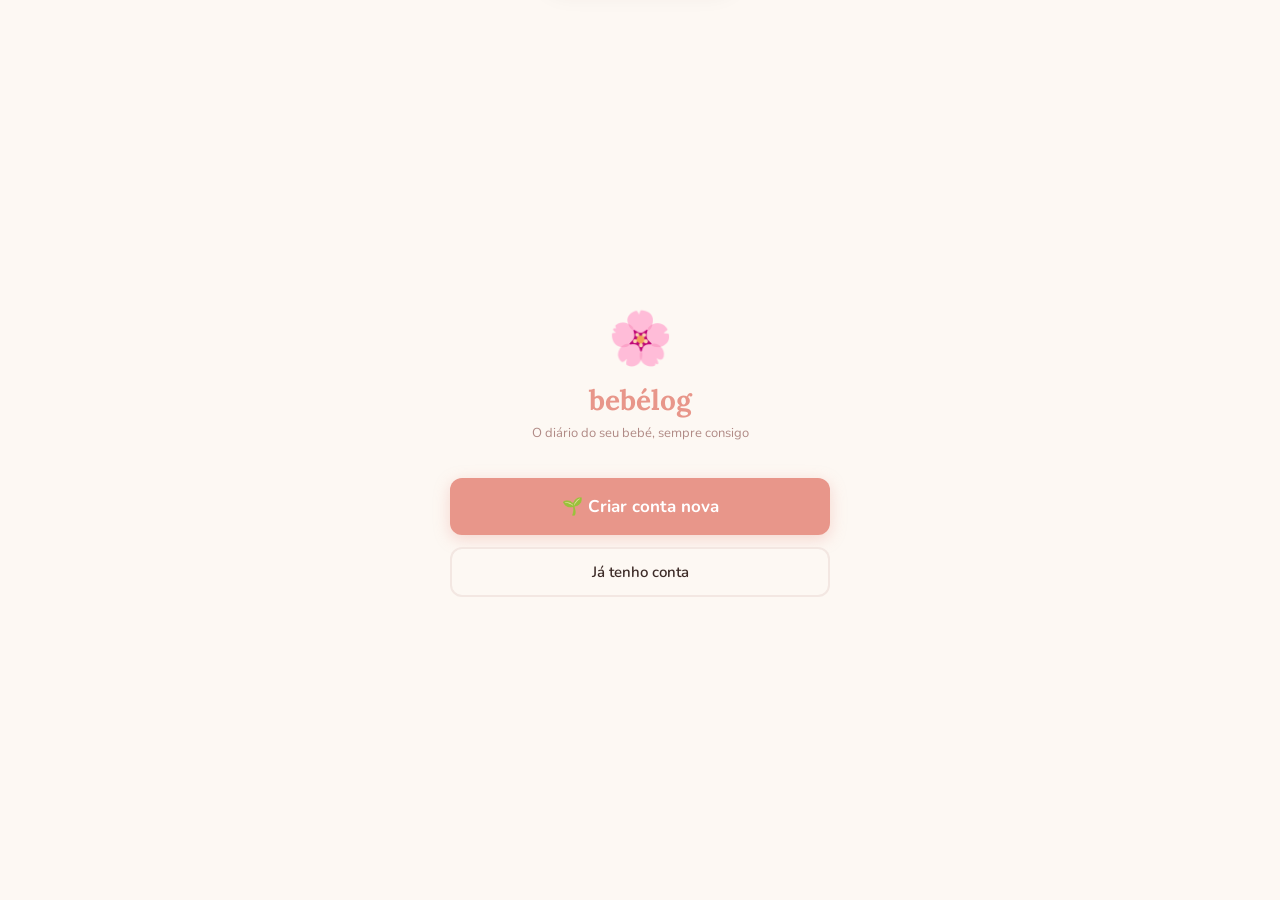
<file: index.html>
<!DOCTYPE html>
<html lang="pt-PT">
<head>
<meta charset="UTF-8">
<meta name="viewport" content="width=device-width, initial-scale=1.0, maximum-scale=1.0, user-scalable=no">
<meta name="apple-mobile-web-app-capable" content="yes">
<meta name="theme-color" content="#E8968A">
<title>Bebé — O meu registo</title>
<link rel="icon" href="data:image/svg+xml,<svg xmlns='http://www.w3.org/2000/svg' viewBox='0 0 100 100'><text y='.9em' font-size='90'>🌸</text></svg>">
<link rel="preconnect" href="https://fonts.googleapis.com">
<link href="https://fonts.googleapis.com/css2?family=Lora:ital,wght@0,400;0,500;0,600;1,400&family=Nunito:wght@300;400;500;600;700&display=swap" rel="stylesheet">
<style>
/* ===== CSS VARIABLES & RESET ===== */
:root {
  --primary: #E8968A;
  --primary-light: #F5C4BB;
  --primary-dark: #C47B72;
  --primary-soft: #FDE8E5;
  --cream: #FDF8F3;
  --cream-dark: #F5EDE3;
  --text: #3D2B27;
  --text-soft: #7A5C57;
  --text-muted: #B08A85;
  --white: #FFFFFF;
  --card: #FFFFFF;
  --border: rgba(200,160,155,0.2);
  --shadow: 0 4px 24px rgba(61,43,39,0.08);
  --shadow-sm: 0 2px 12px rgba(61,43,39,0.06);
  --radius: 20px;
  --radius-sm: 12px;
  --nav-h: 72px;
  --header-h: 70px;
  --sleep-color: #7B9FBF;
  --feed-color: #8DC17A;
  --diaper-color: #C4A87D;
  --med-color: #A07BBF;
  --growth-color: #BF8DA0;
}
*, *::before, *::after { box-sizing: border-box; margin: 0; padding: 0; }
html, body { height: 100%; width: 100%; overflow: hidden; background: var(--cream); color: var(--text); font-family: 'Nunito', sans-serif; -webkit-font-smoothing: antialiased; }
button { border: none; background: none; cursor: pointer; font-family: inherit; color: inherit; }
input, textarea, select { font-family: inherit; color: var(--text); }
img { max-width: 100%; }
a { text-decoration: none; color: inherit; }

/* ===== APP SHELL ===== */
#app { height: 100dvh; display: flex; flex-direction: column; max-width: 430px; margin: 0 auto; position: relative; overflow: hidden; background: var(--cream); }

/* ===== SCREENS ===== */
.screens { flex: 1; position: relative; overflow: hidden; }
.screen { position: absolute; inset: 0; overflow-y: auto; overflow-x: hidden; padding-bottom: calc(var(--nav-h) + 16px); opacity: 0; pointer-events: none; transform: translateX(30px); transition: opacity .3s ease, transform .3s ease; }
.screen.active { opacity: 1; pointer-events: all; transform: translateX(0); }
.screen.slide-out { opacity: 0; transform: translateX(-30px); }

/* ===== HEADER ===== */
.app-header { position: sticky; top: 0; z-index: 100; background: var(--cream); padding: 14px 20px 10px; display: flex; align-items: center; gap: 12px; }
.header-avatar { width: 40px; height: 40px; border-radius: 50%; object-fit: cover; border: 2.5px solid var(--primary); flex-shrink: 0; background: var(--primary-soft); display: flex; align-items: center; justify-content: center; font-size: 18px; overflow: hidden; }
.header-avatar img { width: 100%; height: 100%; object-fit: cover; }
.header-info { flex: 1; min-width: 0; }
.header-greeting { font-size: 11px; color: var(--text-muted); font-weight: 500; letter-spacing: 0.3px; }
.header-name { font-family: 'Lora', serif; font-size: 18px; font-weight: 600; color: var(--text); line-height: 1.2; white-space: nowrap; overflow: hidden; text-overflow: ellipsis; }
.header-age { font-size: 11px; color: var(--text-soft); font-weight: 500; }
.header-action { width: 36px; height: 36px; border-radius: 50%; background: var(--card); box-shadow: var(--shadow-sm); display: flex; align-items: center; justify-content: center; flex-shrink: 0; }

/* ===== BOTTOM NAV ===== */
.bottom-nav { height: var(--nav-h); background: var(--white); border-top: 1px solid var(--border); display: flex; align-items: center; justify-content: space-around; padding: 0 8px; padding-bottom: env(safe-area-inset-bottom, 0); position: relative; z-index: 200; box-shadow: 0 -4px 24px rgba(61,43,39,0.06); }
.nav-btn { flex: 1; display: flex; flex-direction: column; align-items: center; gap: 3px; padding: 8px 4px; border-radius: var(--radius-sm); transition: all .2s ease; position: relative; }
.nav-btn .nav-icon { font-size: 22px; line-height: 1; transition: transform .2s ease; }
.nav-btn .nav-label { font-size: 10px; font-weight: 600; color: var(--text-muted); letter-spacing: 0.2px; transition: color .2s ease; }
.nav-btn.active .nav-label { color: var(--primary); }
.nav-btn.active .nav-icon { transform: translateY(-2px); }
.nav-btn.active::after { content: ''; position: absolute; bottom: -1px; left: 50%; transform: translateX(-50%); width: 20px; height: 3px; background: var(--primary); border-radius: 2px 2px 0 0; }

/* ===== MAIS MENU ===== */
.mais-overlay { position: fixed; inset: 0; background: rgba(61,43,39,0.3); z-index: 150; opacity: 0; pointer-events: none; transition: opacity .3s ease; backdrop-filter: blur(4px); }
.mais-overlay.open { opacity: 1; pointer-events: all; }
.mais-menu { position: fixed; bottom: var(--nav-h); left: 50%; transform: translateX(-50%) translateY(20px); width: min(390px, 96vw); background: var(--white); border-radius: var(--radius) var(--radius) 0 0; padding: 20px; z-index: 160; opacity: 0; pointer-events: none; transition: all .3s cubic-bezier(.34,1.56,.64,1); box-shadow: 0 -8px 40px rgba(61,43,39,0.15); }
.mais-menu.open { opacity: 1; pointer-events: all; transform: translateX(-50%) translateY(0); }
.mais-handle { width: 36px; height: 4px; background: var(--border); border-radius: 2px; margin: 0 auto 20px; }
.mais-grid { display: grid; grid-template-columns: 1fr 1fr; gap: 12px; }
.mais-item.featured { grid-column: 1 / -1; flex-direction: row; justify-content: center; gap: 12px; background: linear-gradient(135deg, var(--primary-soft) 0%, var(--cream-dark) 100%); border: 2px solid var(--primary-light); padding: 14px 20px; }
.mais-item.featured .mais-item-label { font-size: 15px; color: var(--primary); }
.mais-item { background: var(--cream); border-radius: var(--radius-sm); padding: 16px; display: flex; flex-direction: column; align-items: center; gap: 8px; cursor: pointer; transition: all .2s ease; border: 2px solid transparent; }
.mais-item:active { transform: scale(.97); }
.mais-item.active-section { border-color: var(--primary); background: var(--primary-soft); }
.mais-item-icon { font-size: 28px; }
.mais-item-label { font-size: 13px; font-weight: 600; color: var(--text-soft); }

/* ===== CARDS ===== */
.card { background: var(--card); border-radius: var(--radius); padding: 18px; box-shadow: var(--shadow-sm); }
.card-sm { padding: 14px; border-radius: var(--radius-sm); }
.screen-content { padding: 0 16px; }

/* ===== DASHBOARD ===== */
.hero-card { background: linear-gradient(135deg, var(--primary) 0%, var(--primary-dark) 100%); border-radius: var(--radius); padding: 24px 20px; color: white; margin-bottom: 20px; position: relative; overflow: hidden; }
.hero-card::before { content: ''; position: absolute; top: -30px; right: -30px; width: 120px; height: 120px; background: rgba(255,255,255,0.1); border-radius: 50%; }
.hero-card::after { content: ''; position: absolute; bottom: -20px; right: 40px; width: 80px; height: 80px; background: rgba(255,255,255,0.08); border-radius: 50%; }
.hero-greeting { font-size: 13px; opacity: 0.85; margin-bottom: 4px; }
.hero-name { font-family: 'Lora', serif; font-size: 26px; font-weight: 600; margin-bottom: 2px; }
.hero-age { font-size: 13px; opacity: 0.8; margin-bottom: 16px; }
.sleep-status { display: inline-flex; align-items: center; gap: 8px; background: rgba(255,255,255,0.2); border-radius: 30px; padding: 8px 14px; font-size: 13px; font-weight: 600; }
.sleep-dot { width: 8px; height: 8px; border-radius: 50%; background: white; animation: pulse-dot 1.5s infinite; }
@keyframes pulse-dot { 0%,100%{opacity:1;transform:scale(1)} 50%{opacity:.5;transform:scale(.8)} }
.hero-actions { display: flex; gap: 8px; flex-wrap: wrap; margin-top: 14px; }
.hero-btn { display: inline-flex; align-items: center; gap: 6px; background: rgba(255,255,255,0.22); border: 2px solid rgba(255,255,255,0.4); border-radius: 30px; padding: 9px 18px; font-size: 13px; font-weight: 700; color: white; cursor: pointer; transition: all .2s ease; backdrop-filter: blur(4px); }
.hero-btn:active { transform: scale(.96); background: rgba(255,255,255,0.32); }
.hero-btn.stop { background: rgba(255,255,255,0.9); color: var(--sleep-color); border-color: transparent; }
.hero-btn.stop:active { background: rgba(255,255,255,1); }

.quick-stats { display: grid; grid-template-columns: 1fr 1fr; gap: 10px; margin-bottom: 20px; }
.stat-card { background: var(--card); border-radius: var(--radius-sm); padding: 14px; box-shadow: var(--shadow-sm); cursor: pointer; transition: transform .2s ease; display: flex; flex-direction: column; gap: 6px; }
.stat-card:active { transform: scale(.97); }
.stat-icon { font-size: 22px; }
.stat-label { font-size: 11px; color: var(--text-muted); font-weight: 600; text-transform: uppercase; letter-spacing: 0.5px; }
.stat-value { font-family: 'Lora', serif; font-size: 20px; font-weight: 600; color: var(--text); line-height: 1; }
.stat-sub { font-size: 11px; color: var(--text-soft); }

.section-title { font-family: 'Lora', serif; font-size: 17px; font-weight: 600; color: var(--text); margin-bottom: 12px; display: flex; align-items: center; justify-content: space-between; }
.section-title-action { font-family: 'Nunito', sans-serif; font-size: 13px; font-weight: 600; color: var(--primary); }

.sleep-prediction { background: var(--card); border-radius: var(--radius); padding: 18px; box-shadow: var(--shadow-sm); margin-bottom: 20px; }
.prediction-row { display: flex; align-items: center; gap: 12px; }
.prediction-indicator { width: 48px; height: 48px; border-radius: 50%; display: flex; align-items: center; justify-content: center; font-size: 22px; flex-shrink: 0; }
.prediction-indicator.green { background: #E8F5E2; }
.prediction-indicator.yellow { background: #FFF8E1; }
.prediction-indicator.red { background: #FFEBEE; }
.prediction-label { font-size: 11px; color: var(--text-muted); font-weight: 600; text-transform: uppercase; letter-spacing: 0.5px; margin-bottom: 2px; }
.prediction-time { font-family: 'Lora', serif; font-size: 20px; font-weight: 600; color: var(--text); }
.prediction-confidence { font-size: 11px; color: var(--text-soft); margin-top: 2px; }

/* ===== FAB ===== */
.fab-container { position: fixed; bottom: calc(var(--nav-h) + 16px); right: 16px; display: flex; flex-direction: column; align-items: flex-end; gap: 10px; z-index: 100; }
.fab { width: 52px; height: 52px; border-radius: 50%; background: var(--primary); color: white; box-shadow: 0 4px 20px rgba(232,150,138,0.4); display: flex; align-items: center; justify-content: center; font-size: 24px; cursor: pointer; transition: all .2s cubic-bezier(.34,1.56,.64,1); }
.fab:active { transform: scale(.92); }
.fab-main { width: 56px; height: 56px; font-size: 26px; }
.fab-mini { width: 44px; height: 44px; font-size: 20px; background: var(--white); color: var(--text); box-shadow: var(--shadow); opacity: 0; transform: scale(0) translateY(10px); pointer-events: none; transition: all .25s cubic-bezier(.34,1.56,.64,1); }
.fab-mini.visible { opacity: 1; transform: scale(1) translateY(0); pointer-events: all; }
.fab-mini-label { font-size: 11px; font-weight: 700; color: var(--text); background: var(--white); padding: 4px 10px; border-radius: 20px; box-shadow: var(--shadow-sm); white-space: nowrap; opacity: 0; pointer-events: none; transition: all .25s ease; }
.fab-mini-label.visible { opacity: 1; pointer-events: all; }
.fab-mini-row { display: flex; align-items: center; gap: 8px; }

/* ===== MODAL / SHEET ===== */
.sheet-overlay { position: fixed; inset: 0; background: rgba(61,43,39,0.35); z-index: 500; opacity: 0; pointer-events: none; transition: opacity .3s ease; backdrop-filter: blur(6px); }
.sheet-overlay.open { opacity: 1; pointer-events: all; }
.sheet { position: fixed; bottom: 0; left: 50%; transform: translateX(-50%) translateY(100%); width: min(430px, 100vw); background: var(--white); border-radius: var(--radius) var(--radius) 0 0; z-index: 510; padding: 20px 20px calc(20px + env(safe-area-inset-bottom, 0)); transition: transform .4s cubic-bezier(.34,1.2,.64,1); max-height: 92dvh; overflow-y: auto; }
.sheet.open { transform: translateX(-50%) translateY(0); }
.sheet-header { position: relative; display: flex; align-items: center; justify-content: center; height: 28px; margin-bottom: 20px; }
.sheet-handle { width: 36px; height: 4px; background: var(--border); border-radius: 2px; }
.sheet-close { position: absolute; right: -4px; top: 50%; transform: translateY(-50%); width: 32px; height: 32px; display: flex; align-items: center; justify-content: center; background: var(--cream); border: none; border-radius: 50%; font-size: 17px; line-height: 1; color: var(--text-muted); cursor: pointer; transition: all .15s; }
.sheet-close:active { background: var(--border); color: var(--text); }
.sheet-title { font-family: 'Lora', serif; font-size: 20px; font-weight: 600; margin-bottom: 20px; }

/* ===== FORMS ===== */
.form-group { margin-bottom: 16px; }
.form-label { font-size: 12px; font-weight: 700; color: var(--text-muted); text-transform: uppercase; letter-spacing: 0.5px; margin-bottom: 6px; display: block; }
.form-control { width: 100%; padding: 13px 16px; border: 2px solid var(--border); border-radius: var(--radius-sm); font-size: 15px; background: var(--cream); color: var(--text); outline: none; transition: border-color .2s ease; }
.form-control:focus { border-color: var(--primary); background: var(--white); }
.form-control::placeholder { color: var(--text-muted); }
textarea.form-control { resize: none; min-height: 80px; }

.toggle-group { display: flex; gap: 8px; flex-wrap: wrap; }
.toggle-btn { padding: 8px 16px; border-radius: 30px; border: 2px solid var(--border); font-size: 13px; font-weight: 600; color: var(--text-soft); background: var(--cream); cursor: pointer; transition: all .2s ease; }
.toggle-btn.active { border-color: var(--primary); color: var(--primary); background: var(--primary-soft); }

.btn-primary { width: 100%; padding: 15px; border-radius: var(--radius-sm); background: var(--primary); color: white; font-size: 16px; font-weight: 700; cursor: pointer; transition: all .2s ease; box-shadow: 0 4px 16px rgba(232,150,138,0.35); border: none; }
.btn-primary:active { transform: scale(.98); }
.btn-secondary { width: 100%; padding: 13px; border-radius: var(--radius-sm); background: var(--cream); color: var(--text); font-size: 15px; font-weight: 600; cursor: pointer; transition: all .2s ease; border: 2px solid var(--border); margin-top: 10px; }

/* ===== FEED TIMER ===== */
.feed-timer { display: flex; align-items: center; gap: 16px; background: var(--cream); border: 2px solid var(--border); border-radius: var(--radius-sm); padding: 14px 16px; margin-bottom: 10px; }
.feed-timer-display { font-size: 30px; font-weight: 700; letter-spacing: 2px; color: var(--text); min-width: 72px; font-variant-numeric: tabular-nums; }
.feed-timer.running { border-color: var(--primary); background: var(--primary-soft); }
.feed-timer.running .feed-timer-display { color: var(--primary); }
.feed-timer-btns { display: flex; gap: 8px; }
.timer-btn { padding: 8px 18px; border-radius: 30px; font-size: 13px; font-weight: 700; cursor: pointer; transition: all .2s; border: 2px solid; }
.timer-start { border-color: var(--primary); color: var(--primary); background: transparent; }
.timer-start:active { background: var(--primary-soft); }
.timer-stop { border-color: #ef4444; color: #ef4444; background: transparent; }
.timer-stop:active { background: #fef2f2; }

/* ===== SUCCESS TOAST ===== */
.toast { position: fixed; top: 24px; left: 50%; transform: translateX(-50%) translateY(-80px); background: var(--text); color: white; padding: 12px 24px; border-radius: 30px; font-size: 14px; font-weight: 600; z-index: 1000; transition: transform .4s cubic-bezier(.34,1.56,.64,1); white-space: nowrap; box-shadow: var(--shadow); display: flex; align-items: center; gap: 8px; }
.toast.show { transform: translateX(-50%) translateY(0); }
.toast-check { width: 20px; height: 20px; border-radius: 50%; background: #4CAF50; display: flex; align-items: center; justify-content: center; font-size: 12px; }

/* ===== EMPTY STATE ===== */
.empty-state { text-align: center; padding: 40px 24px; }
.empty-state-icon { font-size: 52px; margin-bottom: 16px; opacity: 0.6; }
.empty-state-text { font-family: 'Lora', serif; font-size: 17px; color: var(--text-soft); margin-bottom: 8px; }
.empty-state-sub { font-size: 14px; color: var(--text-muted); line-height: 1.5; }

/* ===== LOG LIST ===== */
.log-list { display: flex; flex-direction: column; gap: 10px; }
.log-item { background: var(--card); border-radius: var(--radius-sm); padding: 14px; box-shadow: var(--shadow-sm); display: flex; align-items: center; gap: 14px; }
.log-item-icon { width: 40px; height: 40px; border-radius: 12px; display: flex; align-items: center; justify-content: center; font-size: 20px; flex-shrink: 0; }
.log-item-icon.sleep { background: rgba(123,159,191,0.15); }
.log-item-icon.feed { background: rgba(141,193,122,0.15); }
.log-item-icon.diaper { background: rgba(196,168,125,0.15); }
.log-item-icon.med { background: rgba(160,123,191,0.15); }
.log-item-body { flex: 1; min-width: 0; }
.log-item-title { font-size: 14px; font-weight: 700; color: var(--text); margin-bottom: 2px; }
.log-item-sub { font-size: 12px; color: var(--text-muted); }
.log-item-time { font-size: 12px; color: var(--text-muted); font-weight: 600; flex-shrink: 0; }
.log-item-delete { width: 28px; height: 28px; border-radius: 50%; background: #FFE5E5; display: flex; align-items: center; justify-content: center; font-size: 14px; cursor: pointer; flex-shrink: 0; transition: all .2s; }
.log-item-delete:active { transform: scale(.9); }
.log-item-edit { width: 28px; height: 28px; border-radius: 50%; background: var(--cream-dark); display: flex; align-items: center; justify-content: center; font-size: 13px; cursor: pointer; flex-shrink: 0; transition: all .2s; }
.log-item-edit:active { transform: scale(.9); }

/* ===== SVG CHART ===== */
.chart-container { background: var(--card); border-radius: var(--radius); padding: 18px; box-shadow: var(--shadow-sm); margin-bottom: 20px; }
.chart-title { font-size: 13px; font-weight: 700; color: var(--text-muted); text-transform: uppercase; letter-spacing: 0.5px; margin-bottom: 14px; }
.chart-svg { width: 100%; overflow: visible; }
.chart-bar { transition: height .4s ease, y .4s ease; }
.chart-day-label { font-size: 9px; fill: var(--text-muted); font-family: 'Nunito', sans-serif; }

/* ===== SLEEP SCREEN ===== */
.timer-card { background: linear-gradient(135deg, var(--sleep-color) 0%, #5A7A9F 100%); border-radius: var(--radius); padding: 28px 20px; text-align: center; color: white; margin-bottom: 20px; }
.timer-display { font-family: 'Lora', serif; font-size: 48px; font-weight: 600; letter-spacing: 2px; margin-bottom: 8px; }
.timer-label { font-size: 13px; opacity: 0.85; margin-bottom: 20px; }
.timer-btn { display: inline-flex; align-items: center; gap: 8px; background: rgba(255,255,255,0.25); border: 2px solid rgba(255,255,255,0.4); border-radius: 30px; padding: 12px 28px; font-size: 15px; font-weight: 700; color: white; cursor: pointer; transition: all .2s ease; backdrop-filter: blur(4px); }
.timer-btn:active { transform: scale(.97); }
.sleep-time-adjust { margin-top: 14px; display: flex; align-items: center; justify-content: center; gap: 8px; }
.sleep-time-adjust label { font-size: 12px; opacity: 0.75; }
.sleep-time-adjust input[type="time"] { background: rgba(255,255,255,0.2); border: 1px solid rgba(255,255,255,0.35); border-radius: 8px; color: white; font-size: 13px; font-weight: 600; padding: 4px 8px; outline: none; width: 82px; }
.sleep-time-adjust input[type="time"]::-webkit-calendar-picker-indicator { filter: invert(1) opacity(0.7); cursor: pointer; }
.sleep-adjust-link { font-size: 11px; opacity: 0.7; text-decoration: underline; cursor: pointer; margin-top: 4px; display: block; }
.sleep-adjust-link:hover { opacity: 1; }

/* ===== ONBOARDING ===== */
#screen-onboarding { padding: 0; background: var(--cream); overflow-y: auto; }
.onboarding-wrap { min-height: 100dvh; display: flex; flex-direction: column; padding: 40px 24px 40px; }
.onboarding-logo { font-family: 'Lora', serif; font-size: 32px; font-weight: 600; color: var(--primary); margin-bottom: 8px; }
.onboarding-sub { font-size: 14px; color: var(--text-muted); margin-bottom: 40px; line-height: 1.5; }
.onboarding-title { font-family: 'Lora', serif; font-size: 26px; font-weight: 600; color: var(--text); margin-bottom: 6px; }
.onboarding-desc { font-size: 14px; color: var(--text-soft); margin-bottom: 32px; line-height: 1.6; }
.photo-upload { width: 100px; height: 100px; border-radius: 50%; border: 3px dashed var(--primary-light); display: flex; flex-direction: column; align-items: center; justify-content: center; cursor: pointer; margin: 0 auto 24px; background: var(--primary-soft); transition: all .2s; position: relative; overflow: hidden; }
.photo-upload:active { transform: scale(.97); }
.photo-upload img { position: absolute; inset: 0; width: 100%; height: 100%; object-fit: cover; }
.photo-upload-icon { font-size: 30px; opacity: .5; }
.photo-upload-text { font-size: 11px; color: var(--text-muted); margin-top: 4px; }
.onboarding-footer { margin-top: auto; padding-top: 32px; }

/* ===== SETTINGS ===== */
.settings-section { margin-bottom: 24px; }
.settings-section-title { font-size: 11px; font-weight: 700; color: var(--text-muted); text-transform: uppercase; letter-spacing: 0.8px; margin-bottom: 10px; padding-left: 4px; }
.settings-item { background: var(--card); border-radius: var(--radius-sm); padding: 15px 16px; display: flex; align-items: center; justify-content: space-between; margin-bottom: 8px; box-shadow: var(--shadow-sm); cursor: pointer; }
.settings-item-left { display: flex; align-items: center; gap: 12px; }
.settings-item-icon { font-size: 20px; width: 36px; height: 36px; background: var(--cream-dark); border-radius: 10px; display: flex; align-items: center; justify-content: center; }
.settings-item-label { font-size: 15px; font-weight: 600; }
.settings-item-arrow { color: var(--text-muted); font-size: 16px; }

.color-swatches { display: flex; gap: 12px; flex-wrap: wrap; margin-top: 8px; }
.color-swatch { width: 36px; height: 36px; border-radius: 50%; cursor: pointer; border: 3px solid transparent; transition: all .2s ease; }
.color-swatch.selected { border-color: var(--text); transform: scale(1.1); }

/* ===== HISTORY ===== */
.history-date-nav { display: flex; align-items: center; justify-content: space-between; margin-bottom: 20px; background: var(--card); border-radius: var(--radius-sm); padding: 12px 16px; box-shadow: var(--shadow-sm); }
.history-date-btn { width: 32px; height: 32px; border-radius: 50%; background: var(--cream); display: flex; align-items: center; justify-content: center; cursor: pointer; font-size: 16px; }
.history-date { font-family: 'Lora', serif; font-size: 16px; font-weight: 600; }
.timeline { position: relative; padding-left: 28px; }
.timeline::before { content: ''; position: absolute; left: 11px; top: 0; bottom: 0; width: 2px; background: var(--border); }
.timeline-item { position: relative; margin-bottom: 16px; }
.timeline-dot { position: absolute; left: -22px; width: 12px; height: 12px; border-radius: 50%; border: 2px solid white; top: 4px; }
.timeline-dot.sleep { background: var(--sleep-color); }
.timeline-dot.feed { background: var(--feed-color); }
.timeline-dot.diaper { background: var(--diaper-color); }
.timeline-dot.med { background: var(--med-color); }

/* ===== GROWTH CHART ===== */
.growth-tabs { display: flex; gap: 8px; margin-bottom: 16px; }
.growth-tab { flex: 1; padding: 10px; border-radius: var(--radius-sm); border: 2px solid var(--border); font-size: 13px; font-weight: 700; color: var(--text-soft); background: var(--cream); cursor: pointer; text-align: center; transition: all .2s; }
.growth-tab.active { border-color: var(--primary); color: var(--primary); background: var(--primary-soft); }
.growth-stat { background: var(--card); border-radius: var(--radius-sm); padding: 16px; box-shadow: var(--shadow-sm); text-align: center; }
.growth-stat-value { font-family: 'Lora', serif; font-size: 32px; font-weight: 600; color: var(--text); }
.growth-stat-unit { font-size: 14px; color: var(--text-muted); margin-left: 4px; }
.growth-stat-label { font-size: 12px; color: var(--text-muted); margin-top: 4px; }

/* ===== MED CARD ===== */
.med-card { background: var(--card); border-radius: var(--radius-sm); padding: 16px; box-shadow: var(--shadow-sm); margin-bottom: 10px; display: flex; align-items: center; gap: 14px; }
.med-icon { width: 44px; height: 44px; background: rgba(160,123,191,0.15); border-radius: 12px; display: flex; align-items: center; justify-content: center; font-size: 22px; flex-shrink: 0; }
.med-body { flex: 1; min-width: 0; }
.med-name { font-size: 15px; font-weight: 700; color: var(--text); margin-bottom: 2px; }
.med-dose { font-size: 13px; color: var(--text-soft); }
.med-next { font-size: 12px; color: var(--primary); font-weight: 600; margin-top: 4px; }
.med-action { display: flex; flex-direction: column; gap: 4px; }
.med-btn { padding: 6px 12px; border-radius: 20px; background: var(--primary-soft); color: var(--primary); font-size: 12px; font-weight: 700; cursor: pointer; white-space: nowrap; transition: all .2s; }
.med-btn:active { transform: scale(.95); }
.med-delete { padding: 6px 12px; border-radius: 20px; background: #FFE5E5; color: #C0392B; font-size: 12px; font-weight: 700; cursor: pointer; white-space: nowrap; transition: all .2s; }

/* ===== INSIGHTS ===== */
.insights-period-tabs { display: flex; gap: 6px; margin-bottom: 20px; background: var(--card); border-radius: var(--radius-sm); padding: 5px; box-shadow: var(--shadow-sm); }
.period-tab { flex: 1; padding: 9px 4px; border-radius: 9px; font-size: 13px; font-weight: 700; color: var(--text-muted); cursor: pointer; text-align: center; transition: all .2s ease; }
.period-tab.active { background: var(--primary); color: white; box-shadow: 0 2px 10px rgba(232,150,138,0.35); }
.status-card { border-radius: var(--radius); padding: 22px 20px; margin-bottom: 16px; position: relative; overflow: hidden; }
.status-card.excellent { background: linear-gradient(135deg, #6DBF8A 0%, #4A9E6A 100%); }
.status-card.good { background: linear-gradient(135deg, #7BB8BF 0%, #5A96A0 100%); }
.status-card.attention { background: linear-gradient(135deg, #E8C17A 0%, #C49A4A 100%); }
.status-card-emoji { font-size: 36px; margin-bottom: 10px; }
.status-card-title { font-family: 'Lora', serif; font-size: 22px; font-weight: 600; color: white; margin-bottom: 4px; }
.status-card-sub { font-size: 13px; color: rgba(255,255,255,0.85); line-height: 1.5; }
.status-card-deco { position: absolute; top: -20px; right: -20px; width: 100px; height: 100px; background: rgba(255,255,255,0.1); border-radius: 50%; }
.insight-card { background: var(--card); border-radius: var(--radius-sm); padding: 16px; box-shadow: var(--shadow-sm); margin-bottom: 12px; }
.insight-card-header { display: flex; align-items: center; justify-content: space-between; margin-bottom: 12px; }
.insight-card-title { font-size: 12px; font-weight: 700; color: var(--text-muted); text-transform: uppercase; letter-spacing: 0.5px; display: flex; align-items: center; gap: 6px; }
.insight-card-title-icon { font-size: 16px; }
.insight-status-dot { width: 10px; height: 10px; border-radius: 50%; flex-shrink: 0; }
.insight-status-dot.green { background: #5DBF7A; }
.insight-status-dot.yellow { background: #E8C17A; }
.insight-status-dot.red { background: #E87A7A; }
.insight-metrics { display: flex; align-items: flex-end; gap: 6px; margin-bottom: 8px; }
.insight-value { font-family: 'Lora', serif; font-size: 30px; font-weight: 600; color: var(--text); line-height: 1; }
.insight-unit { font-size: 13px; color: var(--text-muted); margin-bottom: 4px; }
.insight-vs { font-size: 12px; color: var(--text-muted); background: var(--cream-dark); border-radius: 20px; padding: 2px 8px; margin-bottom: 4px; }
.insight-text { font-size: 13px; color: var(--text-soft); line-height: 1.5; }
.insight-bar-wrap { height: 6px; background: var(--cream-dark); border-radius: 3px; margin: 10px 0 6px; overflow: hidden; }
.insight-bar-fill { height: 100%; border-radius: 3px; transition: width .6s ease; }
.insight-bar-fill.green { background: #5DBF7A; }
.insight-bar-fill.yellow { background: #E8C17A; }
.insight-bar-fill.red { background: #E87A7A; }
.insight-range { display: flex; justify-content: space-between; font-size: 10px; color: var(--text-muted); }
.tip-card { background: linear-gradient(135deg, var(--primary-soft) 0%, var(--cream-dark) 100%); border-radius: var(--radius-sm); padding: 16px; margin-bottom: 12px; border-left: 4px solid var(--primary); }
.tip-card-label { font-size: 10px; font-weight: 700; color: var(--primary); text-transform: uppercase; letter-spacing: 0.6px; margin-bottom: 6px; }
.tip-card-text { font-size: 13px; color: var(--text); line-height: 1.6; }
.week-bars { display: flex; align-items: flex-end; gap: 4px; height: 40px; margin: 12px 0 6px; }
.week-bar-wrap { flex: 1; display: flex; flex-direction: column; align-items: center; gap: 3px; height: 100%; justify-content: flex-end; }
.week-bar { width: 100%; border-radius: 3px 3px 0 0; min-height: 2px; transition: height .4s ease; }
.week-bar-label { font-size: 9px; color: var(--text-muted); font-weight: 600; }
.compare-row { display: flex; align-items: center; gap: 10px; padding: 10px 0; border-bottom: 1px solid var(--border); }
.compare-row:last-child { border-bottom: none; }
.compare-label { font-size: 13px; color: var(--text-soft); flex: 1; }
.compare-val { font-size: 14px; font-weight: 700; color: var(--text); }
.compare-badge { font-size: 11px; font-weight: 700; padding: 2px 8px; border-radius: 20px; }
.compare-badge.up { background: #E5F7EC; color: #3D9A5C; }
.compare-badge.down { background: #FFEBEE; color: #C0392B; }
.compare-badge.same { background: var(--cream-dark); color: var(--text-muted); }
.milestone-item { display: flex; align-items: flex-start; gap: 12px; padding: 10px 0; border-bottom: 1px solid var(--border); }
.milestone-item:last-child { border-bottom: none; }
.milestone-icon { font-size: 20px; flex-shrink: 0; margin-top: 1px; }
.milestone-text { font-size: 13px; color: var(--text); line-height: 1.5; flex: 1; }
.milestone-text strong { color: var(--text); display: block; margin-bottom: 2px; font-size: 14px; }

/* ===== ALBUM ===== */
.album-hero { background: linear-gradient(135deg, var(--primary) 0%, var(--primary-dark) 100%); border-radius: var(--radius); padding: 20px; margin-bottom: 20px; color: white; position: relative; overflow: hidden; }
.album-hero::before { content: ''; position: absolute; top: -25px; right: -25px; width: 110px; height: 110px; background: rgba(255,255,255,0.1); border-radius: 50%; }
.album-hero-title { font-family: 'Lora', serif; font-size: 20px; font-weight: 600; margin-bottom: 4px; }
.album-hero-sub { font-size: 13px; opacity: 0.85; margin-bottom: 14px; }
.album-progress-bar { height: 6px; background: rgba(255,255,255,0.25); border-radius: 3px; overflow: hidden; }
.album-progress-fill { height: 100%; background: white; border-radius: 3px; transition: width .6s ease; }
.album-progress-label { font-size: 12px; opacity: 0.85; margin-top: 8px; }
.album-grid { display: grid; grid-template-columns: 1fr 1fr; gap: 14px; padding-bottom: 8px; }
.album-card { background: white; border-radius: 6px; box-shadow: 0 4px 18px rgba(61,43,39,0.12), 0 1px 4px rgba(61,43,39,0.06); cursor: pointer; transition: transform .2s ease, box-shadow .2s ease; overflow: hidden; }
.album-card:nth-child(odd)  { transform: rotate(-0.6deg); }
.album-card:nth-child(even) { transform: rotate(0.6deg);  }
.album-card:nth-child(odd):active  { transform: rotate(-0.6deg) scale(.96); }
.album-card:nth-child(even):active { transform: rotate(0.6deg)  scale(.96); }
.album-card:hover { box-shadow: 0 8px 28px rgba(61,43,39,0.16); }
.album-card-media { height: 130px; display: flex; align-items: center; justify-content: center; position: relative; overflow: hidden; }
.album-card-media img { width: 100%; height: 100%; object-fit: cover; }
.album-card-emoji { font-size: 46px; line-height: 1; }
.album-card-body { padding: 10px 10px 13px; border-top: 1px solid rgba(0,0,0,0.04); }
.album-card-name { font-size: 12px; font-weight: 700; color: var(--text); line-height: 1.3; margin-bottom: 3px; }
.album-card-meta { font-size: 10px; color: var(--text-muted); }
.album-card.captured .album-card-name { color: var(--text); }
.album-card.uncaptured { opacity: 0.72; }
.album-card.uncaptured .album-card-name { color: var(--text-soft); }
.album-card-badge { position: absolute; top: 7px; right: 7px; background: rgba(255,255,255,0.9); border-radius: 20px; padding: 2px 7px; font-size: 10px; font-weight: 700; color: var(--text); backdrop-filter: blur(4px); }
.album-add-card { background: var(--cream-dark); border-radius: 6px; border: 2px dashed var(--primary-light); display: flex; flex-direction: column; align-items: center; justify-content: center; gap: 8px; cursor: pointer; transition: all .2s; min-height: 170px; }
.album-add-card:active { transform: scale(.97); }
.album-add-icon { font-size: 28px; opacity: 0.5; }
.album-add-label { font-size: 12px; font-weight: 700; color: var(--text-muted); text-align: center; line-height: 1.4; }
/* Detail sheet */
.album-detail-media { width: 100%; height: 220px; border-radius: var(--radius-sm); overflow: hidden; display: flex; align-items: center; justify-content: center; margin-bottom: 18px; }
.album-detail-media img { width: 100%; height: 100%; object-fit: cover; }
.album-detail-emoji { font-size: 72px; line-height: 1; }
.album-detail-title { font-family: 'Lora', serif; font-size: 22px; font-weight: 600; margin-bottom: 4px; }
.album-detail-date { font-size: 14px; color: var(--text-soft); margin-bottom: 6px; }
.album-detail-age { font-size: 12px; color: var(--text-muted); margin-bottom: 16px; }
.album-detail-note { font-size: 14px; color: var(--text); line-height: 1.6; background: var(--cream); border-radius: var(--radius-sm); padding: 12px; margin-bottom: 20px; }
.album-photo-upload { width: 100%; height: 160px; border-radius: var(--radius-sm); border: 2px dashed var(--primary-light); display: flex; flex-direction: column; align-items: center; justify-content: center; cursor: pointer; background: var(--primary-soft); transition: all .2s; position: relative; overflow: hidden; margin-bottom: 4px; }
.album-photo-upload img { position: absolute; inset: 0; width: 100%; height: 100%; object-fit: cover; }
.album-photo-upload-icon { font-size: 36px; opacity: .5; }
.album-photo-upload-text { font-size: 12px; color: var(--text-muted); margin-top: 6px; }
.emoji-trigger { display: flex; align-items: center; gap: 10px; padding: 10px 14px; border-radius: var(--radius-sm); border: 1.5px solid var(--primary-light); background: var(--cream); cursor: pointer; width: 100%; text-align: left; }
.emoji-trigger-icon { font-size: 26px; line-height: 1; }
.emoji-trigger-label { font-size: 14px; color: var(--text-muted); flex: 1; }
.emoji-trigger-arrow { font-size: 12px; color: var(--text-muted); transition: transform .2s; }
.emoji-trigger.open .emoji-trigger-arrow { transform: rotate(180deg); }
.emoji-picker { display: none; flex-wrap: wrap; gap: 8px; margin-top: 8px; padding: 12px; background: var(--cream); border-radius: var(--radius-sm); border: 1.5px solid var(--primary-light); }
.emoji-picker.open { display: flex; }
.emoji-opt { width: 42px; height: 42px; border-radius: 10px; border: 2px solid transparent; background: var(--bg); font-size: 22px; display: flex; align-items: center; justify-content: center; cursor: pointer; transition: all .15s; }
.emoji-opt:active { transform: scale(.9); }
.emoji-opt.selected { border-color: var(--primary); background: var(--primary-soft); transform: scale(1.1); }
.btn-danger { width: 100%; padding: 13px; border-radius: var(--radius-sm); background: #FFE5E5; color: #C0392B; font-size: 15px; font-weight: 700; cursor: pointer; border: none; margin-top: 10px; }

/* ===== WHATSAPP / EVOLUTION ===== */
.wa-section { border-radius: var(--radius-sm); overflow: hidden; box-shadow: var(--shadow-sm); margin-bottom: 8px; }
.wa-header { background: #25D366; padding: 14px 16px; display: flex; align-items: center; gap: 10px; cursor: pointer; }
.wa-header-icon { font-size: 20px; }
.wa-header-label { font-size: 15px; font-weight: 700; color: white; flex: 1; }
.wa-status-badge { font-size: 11px; font-weight: 700; padding: 3px 10px; border-radius: 20px; }
.wa-status-badge.connected    { background: rgba(255,255,255,0.3); color: white; }
.wa-status-badge.disconnected { background: rgba(0,0,0,0.2);       color: rgba(255,255,255,0.8); }
.wa-status-badge.unknown      { background: rgba(0,0,0,0.15);       color: rgba(255,255,255,0.7); }
.wa-body { background: var(--card); padding: 16px; }
.wa-body .form-control { font-size: 14px; }
.wa-test-row { display: flex; gap: 8px; margin-top: 4px; }
.wa-test-row .btn-primary { flex: 1; padding: 11px; font-size: 13px; }
.btn-wa-test { flex: 1; padding: 11px; border-radius: var(--radius-sm); background: #25D366; color: white; font-size: 13px; font-weight: 700; border: none; cursor: pointer; transition: all .2s; }
.btn-wa-test:active { transform: scale(.97); }
.wa-notif-row { display: flex; align-items: center; justify-content: space-between; padding: 12px 0; border-bottom: 1px solid var(--border); }
.wa-notif-row:last-child { border-bottom: none; }
.wa-notif-label { font-size: 14px; color: var(--text); }
.wa-notif-sub { font-size: 12px; color: var(--text-muted); margin-top: 2px; }
.wa-toggle { width: 44px; height: 24px; border-radius: 12px; background: var(--cream-dark); border: none; cursor: pointer; position: relative; transition: background .2s; flex-shrink: 0; }
.wa-toggle.on { background: #25D366; }
.wa-toggle::after { content: ''; position: absolute; width: 18px; height: 18px; border-radius: 50%; background: white; top: 3px; left: 3px; transition: transform .2s; box-shadow: 0 1px 3px rgba(0,0,0,0.2); }
.wa-toggle.on::after { transform: translateX(20px); }
.share-btn { width: 36px; height: 36px; border-radius: 50%; background: #25D366; box-shadow: 0 2px 10px rgba(37,211,102,0.35); display: flex; align-items: center; justify-content: center; font-size: 18px; cursor: pointer; transition: all .2s; flex-shrink: 0; }
.share-btn:active { transform: scale(.92); }

/* ===== ANIMATIONS ===== */
@keyframes fadeSlideUp { from{opacity:0;transform:translateY(20px)} to{opacity:1;transform:translateY(0)} }
@keyframes scaleIn { from{transform:scale(.8);opacity:0} to{transform:scale(1);opacity:1} }
@keyframes celebrate { 0%{transform:scale(1)} 30%{transform:scale(1.08)} 60%{transform:scale(.97)} 100%{transform:scale(1)} }
.animate-in { animation: fadeSlideUp .4s ease both; }
.celebrate { animation: celebrate .4s ease; }

/* ===== UTILITY ===== */
.divider { height: 1px; background: var(--border); margin: 16px 0; }
.text-center { text-align: center; }
.mb-16 { margin-bottom: 16px; }
.mb-20 { margin-bottom: 20px; }
.row { display: flex; gap: 10px; }
.row > * { flex: 1; }
.pill { display: inline-flex; align-items: center; gap: 4px; padding: 4px 10px; border-radius: 20px; font-size: 12px; font-weight: 600; }
.pill-sleep { background: rgba(123,159,191,0.15); color: var(--sleep-color); }
.pill-feed { background: rgba(141,193,122,0.15); color: #5A9847; }
.pill-diaper { background: rgba(196,168,125,0.15); color: #8B6E40; }
.pill-med { background: rgba(160,123,191,0.15); color: var(--med-color); }
/* ===== LOGIN SCREEN ===== */
.login-overlay { position:fixed;inset:0;background:var(--bg);z-index:9000;display:flex;flex-direction:column;align-items:center;justify-content:center;padding:32px 24px;overflow-y:auto; }
.login-logo { font-size:52px;margin-bottom:8px; }
.login-app-name { font-family:'Lora',serif;font-size:28px;font-weight:700;color:var(--primary);margin-bottom:6px; }
.login-tagline { font-size:13px;color:var(--text-muted);margin-bottom:36px;text-align:center; }
.login-card { background:var(--card);border-radius:var(--radius);padding:24px;width:100%;max-width:380px;box-shadow:var(--shadow); }
.login-title { font-size:18px;font-weight:800;color:var(--text);margin-bottom:20px; }
.login-err { font-size:13px;color:#C0392B;min-height:18px;margin-top:12px;font-weight:600; }
.login-switch { text-align:center;margin-top:18px;font-size:13px;color:var(--text-muted); }
.login-switch span { color:var(--primary);font-weight:700;cursor:pointer;text-decoration:underline; }
.login-welcome { width:100%;max-width:380px;display:flex;flex-direction:column;gap:12px; }
.login-welcome .btn-primary { margin:0;font-size:17px;padding:17px; }
.login-welcome .btn-secondary { margin:0; }
.login-back { text-align:center;margin-top:16px;font-size:13px; }
.login-back span { color:var(--text-muted);cursor:pointer;transition:color .15s; }
.login-back span:hover { color:var(--primary); }
</style>
</head>
<body>
<div id="app">
  <div class="screens" id="screens">

    <!-- ONBOARDING -->
    <div class="screen" id="screen-onboarding">
      <div class="onboarding-wrap">
        <div class="onboarding-logo">🌸 bebélog</div>
        <div class="onboarding-sub">O seu diário de cuidados, feito com amor</div>
        <div class="onboarding-title">Bem-vinda, mamã!</div>
        <div class="onboarding-desc">Vamos personalizar a app para o seu bebé. Pode alterar tudo mais tarde nas definições.</div>

        <div class="photo-upload" id="photoUpload" onclick="document.getElementById('photoInput').click()">
          <span class="photo-upload-icon">📷</span>
          <span class="photo-upload-text">Foto do bebé</span>
        </div>
        <input type="file" id="photoInput" accept="image/*" style="display:none" onchange="handlePhotoUpload(event)">

        <div class="form-group">
          <label class="form-label">Nome do bebé</label>
          <input type="text" class="form-control" id="ob-baby-name" placeholder="Ex: Maria, João, Ana..." maxlength="30">
        </div>
        <div class="form-group">
          <label class="form-label">Data de nascimento</label>
          <input type="date" class="form-control" id="ob-birth-date">
        </div>
        <div class="form-group">
          <label class="form-label">O seu nome (mamã)</label>
          <input type="text" class="form-control" id="ob-mom-name" placeholder="Ex: Ana, Fátima, Graça..." maxlength="30">
        </div>

        <div class="onboarding-footer">
          <button class="btn-primary" onclick="completeOnboarding()">Começar a acompanhar 💕</button>
        </div>
      </div>
    </div>

    <!-- DASHBOARD -->
    <div class="screen" id="screen-home">
      <div class="app-header">
        <div class="header-avatar" id="dash-avatar"></div>
        <div class="header-info">
          <div class="header-greeting" id="dash-greeting"></div>
          <div class="header-name" id="dash-baby-name"></div>
          <div class="header-age" id="dash-age"></div>
        </div>
        <div class="share-btn" id="dash-share-btn" onclick="sendDailySummary()" title="Partilhar via WhatsApp" style="display:none">📤</div>
        <button class="header-action" onclick="showScreen('settings')">⚙️</button>
      </div>
      <div class="screen-content" id="dashboard-content"></div>
    </div>

    <!-- SLEEP -->
    <div class="screen" id="screen-sleep">
      <div class="app-header">
        <div class="header-avatar" id="sleep-avatar"></div>
        <div class="header-info">
          <div class="header-greeting">Sono</div>
          <div class="header-name" id="sleep-baby-name"></div>
        </div>
        <button class="header-action" onclick="openSheet('sleep')">＋</button>
      </div>
      <div class="screen-content" id="sleep-content"></div>
    </div>

    <!-- FEEDING -->
    <div class="screen" id="screen-feed">
      <div class="app-header">
        <div class="header-avatar" id="feed-avatar"></div>
        <div class="header-info">
          <div class="header-greeting">Alimentação</div>
          <div class="header-name" id="feed-baby-name"></div>
        </div>
        <button class="header-action" onclick="openSheet('feed')">＋</button>
      </div>
      <div class="screen-content" id="feed-content"></div>
    </div>

    <!-- DIAPERS -->
    <div class="screen" id="screen-diaper">
      <div class="app-header">
        <div class="header-avatar" id="diaper-avatar"></div>
        <div class="header-info">
          <div class="header-greeting">Fraldas</div>
          <div class="header-name" id="diaper-baby-name"></div>
        </div>
        <button class="header-action" onclick="openSheet('diaper')">＋</button>
      </div>
      <div class="screen-content" id="diaper-content"></div>
    </div>

    <!-- MEDICATIONS -->
    <div class="screen" id="screen-med">
      <div class="app-header">
        <div class="header-avatar" id="med-avatar"></div>
        <div class="header-info">
          <div class="header-greeting">Medicamentos</div>
          <div class="header-name" id="med-baby-name"></div>
        </div>
        <button class="header-action" onclick="openSheet('med')">＋</button>
      </div>
      <div class="screen-content" id="med-content"></div>
    </div>

    <!-- GROWTH -->
    <div class="screen" id="screen-growth">
      <div class="app-header">
        <div class="header-avatar" id="growth-avatar"></div>
        <div class="header-info">
          <div class="header-greeting">Crescimento</div>
          <div class="header-name" id="growth-baby-name"></div>
        </div>
        <button class="header-action" onclick="openSheet('growth')">＋</button>
      </div>
      <div class="screen-content" id="growth-content"></div>
    </div>

    <!-- HISTORY -->
    <div class="screen" id="screen-history">
      <div class="app-header">
        <div class="header-avatar" id="history-avatar"></div>
        <div class="header-info">
          <div class="header-greeting">Histórico</div>
          <div class="header-name" id="history-baby-name"></div>
        </div>
      </div>
      <div class="screen-content" id="history-content"></div>
    </div>

    <!-- ALBUM -->
    <div class="screen" id="screen-album">
      <div class="app-header">
        <div class="header-avatar" id="album-avatar"></div>
        <div class="header-info">
          <div class="header-greeting">Primeiras Vezes</div>
          <div class="header-name" id="album-baby-name"></div>
        </div>
        <button class="header-action" onclick="openSheet('milestone-custom')">＋</button>
      </div>
      <div class="screen-content" id="album-content"></div>
    </div>

    <!-- INSIGHTS -->
    <div class="screen" id="screen-insights">
      <div class="app-header">
        <div class="header-avatar" id="insights-avatar"></div>
        <div class="header-info">
          <div class="header-greeting">Análise</div>
          <div class="header-name" id="insights-baby-name"></div>
        </div>
      </div>
      <div class="screen-content" id="insights-content"></div>
    </div>

    <!-- SETTINGS -->
    <div class="screen" id="screen-settings">
      <div class="app-header" style="padding-top:20px;">
        <div style="flex:1">
          <div class="header-name" style="font-size:22px">Definições</div>
        </div>
        <button class="header-action" onclick="showScreen('home')">✕</button>
      </div>
      <div class="screen-content" id="settings-content"></div>
    </div>

  </div><!-- /screens -->

  <!-- BOTTOM NAV -->
  <nav class="bottom-nav" id="bottom-nav">
    <button class="nav-btn active" id="nav-home" onclick="showScreen('home')">
      <span class="nav-icon">🏠</span>
      <span class="nav-label">Início</span>
    </button>
    <button class="nav-btn" id="nav-sleep" onclick="showScreen('sleep')">
      <span class="nav-icon">🌙</span>
      <span class="nav-label">Sono</span>
    </button>
    <button class="nav-btn" id="nav-feed" onclick="showScreen('feed')">
      <span class="nav-icon">🍼</span>
      <span class="nav-label">Alim.</span>
    </button>
    <button class="nav-btn" id="nav-diaper" onclick="showScreen('diaper')">
      <span class="nav-icon">🧷</span>
      <span class="nav-label">Fraldas</span>
    </button>
    <button class="nav-btn" id="nav-mais" onclick="toggleMais()">
      <span class="nav-icon">⋯</span>
      <span class="nav-label">Mais</span>
    </button>
  </nav>
</div>

<!-- MAIS OVERLAY -->
<div class="mais-overlay" id="maisOverlay" onclick="closeMais()"></div>
<div class="mais-menu" id="maisMenu">
  <div class="mais-handle"></div>
  <div class="mais-grid">
    <div class="mais-item featured" id="mais-insights" onclick="showScreen('insights');closeMais()">
      <span class="mais-item-icon">✨</span>
      <span class="mais-item-label">Análise do bebé</span>
    </div>
    <div class="mais-item featured" id="mais-album" onclick="showScreen('album');closeMais()" style="background:linear-gradient(135deg,#FDE8F5,#F5EDE3);border-color:#F5C4E8">
      <span class="mais-item-icon">📸</span>
      <span class="mais-item-label" style="color:#B06090">Álbum de Memórias</span>
    </div>
    <div class="mais-item" id="mais-med" onclick="showScreen('med');closeMais()">
      <span class="mais-item-icon">💊</span>
      <span class="mais-item-label">Medicamentos</span>
    </div>
    <div class="mais-item" id="mais-growth" onclick="showScreen('growth');closeMais()">
      <span class="mais-item-icon">📏</span>
      <span class="mais-item-label">Crescimento</span>
    </div>
    <div class="mais-item" id="mais-history" onclick="showScreen('history');closeMais()">
      <span class="mais-item-icon">📅</span>
      <span class="mais-item-label">Histórico</span>
    </div>
    <div class="mais-item" id="mais-settings" onclick="showScreen('settings');closeMais()">
      <span class="mais-item-icon">⚙️</span>
      <span class="mais-item-label">Definições</span>
    </div>
  </div>
</div>

<!-- SHEET OVERLAY -->
<div class="sheet-overlay" id="sheetOverlay" onclick="closeSheet()"></div>
<div class="sheet" id="mainSheet">
  <div class="sheet-header">
    <div class="sheet-handle"></div>
    <button class="sheet-close" onclick="closeSheet()" aria-label="Fechar">✕</button>
  </div>
  <div id="sheetContent"></div>
</div>

<!-- LOGIN SCREEN -->
<div id="login-screen" class="login-overlay" style="display:none">
  <div class="login-logo">🌸</div>
  <div class="login-app-name">bebélog</div>
  <div class="login-tagline">O diário do seu bebé, sempre consigo</div>

  <!-- WELCOME (shown first to new users) -->
  <div id="login-welcome" class="login-welcome">
    <button class="btn-primary" onclick="toggleLoginMode(true)">🌱 Criar conta nova</button>
    <button class="btn-secondary" onclick="toggleLoginMode(false)">Já tenho conta</button>
  </div>

  <!-- LOGIN FORM -->
  <div class="login-card" id="login-form" style="display:none">
    <div class="login-title">Bem-vinda de volta 👋</div>
    <div class="form-group">
      <label class="form-label">Número de telefone</label>
      <input type="tel" class="form-control" id="login-phone" placeholder="841234567" autocomplete="tel" style="letter-spacing:.5px">
    </div>
    <div class="form-group">
      <label class="form-label">Senha</label>
      <input type="password" class="form-control" id="login-pass" placeholder="••••••••" autocomplete="current-password"
             onkeydown="if(event.key==='Enter')submitLogin()">
    </div>
    <div class="login-err" id="login-err"></div>
    <button class="btn-primary" id="login-btn" onclick="submitLogin()" style="margin-top:4px;width:100%">Entrar</button>
    <div class="login-switch">Ainda não tem conta? <span onclick="toggleLoginMode(true)">Registar</span></div>
    <div class="login-back"><span onclick="toggleLoginMode(null)">← Voltar</span></div>
  </div>

  <!-- REGISTER FORM -->
  <div class="login-card" id="register-form" style="display:none">
    <div class="login-title">Criar conta 🌱</div>
    <div class="form-group">
      <label class="form-label">Número de telefone</label>
      <input type="tel" class="form-control" id="reg-phone" placeholder="841234567" autocomplete="tel" style="letter-spacing:.5px">
    </div>
    <div class="form-group">
      <label class="form-label">Senha</label>
      <input type="password" class="form-control" id="reg-pass" placeholder="Mínimo 6 caracteres" autocomplete="new-password"
             onkeydown="if(event.key==='Enter')submitRegister()">
    </div>
    <div class="login-err" id="reg-err"></div>
    <button class="btn-primary" id="reg-btn" onclick="submitRegister()" style="margin-top:4px;width:100%">Criar conta</button>
    <div class="login-switch">Já tem conta? <span onclick="toggleLoginMode(false)">Entrar</span></div>
    <div class="login-back"><span onclick="toggleLoginMode(null)">← Voltar</span></div>
  </div>
</div>

<!-- TOAST -->
<div class="toast" id="toast">
  <div class="toast-check">✓</div>
  <span id="toastMsg">Registo guardado!</span>
</div>

<script src="config.js"></script>
<script>
// ===== STATE =====
const S = {
  profile: null,
  settings: null,
  currentScreen: null,
  historyDate: new Date().toDateString(),
  sleepTimer: null,
  sleepStart: null,
  dashInterval: null,
  fabOpen: false,
  maisOpen: false,
  sheetOpen: null,
  growthTab: 'weight',
  insightsPeriod: 'today',
  _milestoneTarget: null,
  albumTab: 'memories',
  _editLogId: null,
};

// ===== STORAGE =====
// ===== API LAYER =====
const API = {
  _h() {
    const token = localStorage.getItem('bebe_token') || '';
    return { 'Content-Type': 'application/json', 'Authorization': `Bearer ${token}` };
  },
  async _fetch(method, path, data) {
    const opts = { method, headers: this._h() };
    if (data !== undefined) opts.body = JSON.stringify(data);
    const r = await fetch((window.CONFIG?.apiUrl || '/api') + path, opts);
    if (r.status === 401) { showLoginScreen(false); return null; }
    return r;
  },
  async get(path)           { return (await this._fetch('GET',    path))?.json(); },
  async post(path, data)    { return (await this._fetch('POST',   path, data))?.json(); },
  async put(path, data)     { return (await this._fetch('PUT',    path, data))?.json(); },
  async del(path)           { return (await this._fetch('DELETE', path))?.json(); },
};

// ===== DB (cache-first, write-through to API) =====
const DB = {
  get: k => { try { return JSON.parse(localStorage.getItem('bebe_'+k) || 'null'); } catch { return null; } },
  set: (k, v) => localStorage.setItem('bebe_'+k, JSON.stringify(v)),

  profile:    () => DB.get('profile'),
  setProfile: p  => {
    DB.set('profile', p);
    API.post('/profile.php', p).catch(e => console.warn('profile sync', e));
  },

  logs:      () => DB.get('logs') || [],
  addLog:    entry => {
    const logs = DB.logs(); logs.push(entry); DB.set('logs', logs);
    API.post('/logs.php', entry).catch(e => console.warn('addLog', e));
  },
  delLog:    id => {
    DB.set('logs', DB.logs().filter(l => l.id !== id));
    API.del(`/logs.php?id=${encodeURIComponent(id)}`).catch(e => console.warn('delLog', e));
  },
  updateLog: (id, changes) => {
    DB.set('logs', DB.logs().map(l => l.id === id ? {...l, ...changes} : l));
    API.put(`/logs.php?id=${encodeURIComponent(id)}`, changes).catch(e => console.warn('updateLog', e));
  },

  meds:   () => DB.get('meds') || [],
  addMed: m => {
    const meds = DB.meds(); meds.push(m); DB.set('meds', meds);
    API.post('/meds.php', m).catch(e => console.warn('addMed', e));
  },
  delMed: id => {
    DB.set('meds', DB.meds().filter(m => m.id !== id));
    API.del(`/meds.php?id=${encodeURIComponent(id)}`).catch(e => console.warn('delMed', e));
  },

  medLogs:   () => DB.get('medlogs') || [],
  addMedLog: l => {
    const ml = DB.medLogs(); ml.push(l); DB.set('medlogs', ml);
    API.post('/med_logs.php', l).catch(e => console.warn('addMedLog', e));
  },
};

// ===== UTILS =====
function uid() { return Date.now().toString(36) + Math.random().toString(36).slice(2); }
function todayStr() { return new Date().toDateString(); }
function fmtTime(d) {
  return new Date(d).toLocaleTimeString('pt-PT', { hour:'2-digit', minute:'2-digit' });
}
function fmtDate(d) {
  return new Date(d).toLocaleDateString('pt-PT', { weekday:'long', day:'numeric', month:'long' });
}
function fmtDuration(ms) {
  const m = Math.round(ms/60000);
  if (m < 60) return m + 'min';
  const h = Math.floor(m/60), rm = m%60;
  return h + 'h' + (rm ? rm + 'min' : '');
}
function getBabyAge(birthDate) {
  const now = new Date(), birth = new Date(birthDate);
  const days = Math.floor((now - birth) / 86400000);
  const weeks = Math.floor(days / 7);
  const months = Math.floor(days / 30.44);
  if (months < 3) return `${weeks} semana${weeks!==1?'s':''} e ${days%7} dia${days%7!==1?'s':''}`;
  if (months < 24) return `${months} mes${months!==1?'es':''}`;
  const yrs = Math.floor(months/12);
  return `${yrs} ano${yrs!==1?'s':''}`;
}
function getBabyAgeMonths(birthDate) {
  return Math.floor((new Date() - new Date(birthDate)) / (30.44 * 86400000));
}
function showToast(msg) {
  const t = document.getElementById('toast');
  document.getElementById('toastMsg').textContent = msg || 'Registo guardado!';
  t.classList.add('show');
  setTimeout(() => t.classList.remove('show'), 2500);
}
function setThemeColor(hex) {
  document.documentElement.style.setProperty('--primary', hex);
  // Generate lighter/darker variants
  document.documentElement.style.setProperty('--primary-dark', adjustColor(hex, -30));
  document.documentElement.style.setProperty('--primary-light', adjustColor(hex, 40));
  document.documentElement.style.setProperty('--primary-soft', adjustColor(hex, 70));
  document.querySelector('meta[name="theme-color"]').setAttribute('content', hex);
}
function adjustColor(hex, amount) {
  const clamp = v => Math.max(0, Math.min(255, v));
  const r = parseInt(hex.slice(1,3),16), g = parseInt(hex.slice(3,5),16), b = parseInt(hex.slice(5,7),16);
  const nr = clamp(r + amount), ng = clamp(g + amount + Math.floor(amount*0.3)), nb = clamp(b + amount + Math.floor(amount*0.6));
  return '#' + [nr,ng,nb].map(v => v.toString(16).padStart(2,'0')).join('');
}

// ===== NAV =====
const NAV_SCREENS = ['home','sleep','feed','diaper'];
function showScreen(name) {
  const prev = S.currentScreen;
  if (prev === name) return;
  const prevEl = document.getElementById('screen-'+prev);
  const nextEl = document.getElementById('screen-'+name);
  if (!nextEl) return;
  if (prev === 'home') { clearInterval(S.dashInterval); S.dashInterval = null; }
  if (prevEl) { prevEl.classList.remove('active'); prevEl.classList.add('slide-out'); setTimeout(() => prevEl.classList.remove('slide-out'), 350); }
  nextEl.classList.add('active');
  S.currentScreen = name;
  // Nav highlight
  document.querySelectorAll('.nav-btn').forEach(b => b.classList.remove('active'));
  const navId = 'nav-' + (NAV_SCREENS.includes(name) ? name : 'mais');
  const nb = document.getElementById(navId);
  if (nb) nb.classList.add('active');
  // Show/hide nav
  const noNav = ['onboarding','settings'];
  document.getElementById('bottom-nav').style.display = noNav.includes(name) ? 'none' : 'flex';
  // Render
  renderScreen(name);
}
function renderScreen(name) {
  switch(name) {
    case 'home': renderDashboard(); break;
    case 'sleep': renderSleep(); break;
    case 'feed': renderFeed(); break;
    case 'diaper': renderDiaper(); break;
    case 'med': renderMed(); break;
    case 'growth': renderGrowth(); break;
    case 'history': renderHistory(); break;
    case 'settings': renderSettings(); break;
    case 'insights': renderInsights(); break;
    case 'album':    S.albumTab = 'memories'; renderAlbum(); break;
  }
}
function toggleMais() {
  S.maisOpen ? closeMais() : openMais();
}
function openMais() {
  S.maisOpen = true;
  document.getElementById('maisOverlay').classList.add('open');
  document.getElementById('maisMenu').classList.add('open');
  document.getElementById('nav-mais').classList.add('active');
}
function closeMais() {
  S.maisOpen = false;
  document.getElementById('maisOverlay').classList.remove('open');
  document.getElementById('maisMenu').classList.remove('open');
}

// ===== SHEET =====
function openSheet(type) {
  S.sheetOpen = type;
  document.getElementById('sheetOverlay').classList.add('open');
  document.getElementById('mainSheet').classList.add('open');
  document.getElementById('sheetContent').innerHTML = buildSheetContent(type);
}
function closeSheet() {
  document.getElementById('sheetOverlay').classList.remove('open');
  const sheet = document.getElementById('mainSheet');
  sheet.classList.remove('open');
  sheet.style.transform = '';
  S.sheetOpen = null;
  resetFeedTimer();
}
// ── Sheet drag-to-close ───────────────────────────────────────────────────────
(function() {
  const sheet = document.getElementById('mainSheet');
  let startY = 0, dragging = false;
  sheet.querySelector('.sheet-header').addEventListener('touchstart', e => {
    if (!sheet.classList.contains('open')) return;
    startY   = e.touches[0].clientY;
    dragging = true;
    sheet.style.transition = 'none';
  }, { passive: true });
  document.addEventListener('touchmove', e => {
    if (!dragging) return;
    const delta = Math.max(0, e.touches[0].clientY - startY);
    sheet.style.transform = `translateX(-50%) translateY(${delta}px)`;
  }, { passive: true });
  document.addEventListener('touchend', e => {
    if (!dragging) return;
    dragging = false;
    const delta = e.changedTouches[0].clientY - startY;
    sheet.style.transition = '';
    sheet.style.transform  = '';
    if (delta > 80) closeSheet();
  });
})();
function buildSheetContent(type) {
  switch(type) {
    case 'sleep': return buildSleepSheet();
    case 'feed': return buildFeedSheet();
    case 'diaper': return buildDiaperSheet();
    case 'med': return buildMedSheet();
    case 'growth': return buildGrowthSheet();
    case 'milestone-add':    return buildMilestoneAddSheet(S._milestoneTarget);
    case 'milestone-custom': return buildMilestoneAddSheet(null);
    case 'milestone-view':   return buildMilestoneViewSheet(S._milestoneTarget);
    case 'edit-log': return buildEditLogSheet();
    default: return '';
  }
}

// ===== IMAGE COMPRESSION =====
function compressImage(file, maxPx = 1200, quality = 0.82) {
  return new Promise((resolve, reject) => {
    const reader = new FileReader();
    reader.onerror = () => reject(new Error('Falha ao ler ficheiro'));
    reader.onload = ev => {
      const img = new Image();
      img.onerror = () => reject(new Error('Formato não suportado'));
      img.onload = () => {
        try {
          const ratio  = Math.min(1, maxPx / Math.max(img.width, img.height));
          const w = Math.round(img.width * ratio);
          const h = Math.round(img.height * ratio);
          const canvas = document.createElement('canvas');
          canvas.width = w; canvas.height = h;
          canvas.getContext('2d').drawImage(img, 0, 0, w, h);
          resolve(canvas.toDataURL('image/jpeg', quality));
        } catch(e) { reject(e); }
      };
      img.src = ev.target.result;
    };
    reader.readAsDataURL(file);
  });
}

// ===== ONBOARDING =====
async function handlePhotoUpload(e) {
  const file = e.target.files[0]; if (!file) return;
  const data = await compressImage(file, 600, 0.80);
  const pu = document.getElementById('photoUpload');
  pu.innerHTML = `<img src="${data}" alt="bebé">`;
  pu.dataset.photo = data;
}
function completeOnboarding() {
  const name = document.getElementById('ob-baby-name').value.trim();
  const birth = document.getElementById('ob-birth-date').value;
  const mom = document.getElementById('ob-mom-name').value.trim();
  if (!name) { alert('Por favor insira o nome do bebé'); return; }
  if (!birth) { alert('Por favor insira a data de nascimento'); return; }
  const photo = document.getElementById('photoUpload').dataset.photo || '';
  const profile = { name, birth, mom, photo, themeColor: '#E8968A', createdAt: Date.now() };
  DB.setProfile(profile);
  S.profile = profile;

  // Auto-register the phone used to sign up as first notification number
  const regPhone = localStorage.getItem('bebe_phone');
  if (regPhone) {
    const wa = DB.waConfig();
    if (!(wa.phones || []).includes(regPhone)) {
      wa.phones = [regPhone, ...(wa.phones || [])];
      DB.setWaConfig(wa);
    }
  }

  // Send welcome notification on new accounts
  if (localStorage.getItem('bebe_new_account')) {
    localStorage.removeItem('bebe_new_account');
    sendWelcomeNotification();
  }

  document.getElementById('bottom-nav').style.display = '';
  showScreen('home');
}

// ===== AVATARS =====
function renderAvatars() {
  const p = S.profile; if (!p) return;
  const ids = ['dash','sleep','feed','diaper','med','growth','history','insights','album'];
  ids.forEach(id => {
    const el = document.getElementById(id+'-avatar');
    if (!el) return;
    if (p.photo) {
      el.innerHTML = `<img src="${p.photo}" alt="${p.name}">`;
    } else {
      el.textContent = p.name.charAt(0).toUpperCase();
      el.style.background = 'var(--primary)';
      el.style.color = 'white';
      el.style.fontSize = '16px';
      el.style.fontWeight = '700';
      el.style.display = 'flex';
      el.style.alignItems = 'center';
      el.style.justifyContent = 'center';
    }
  });
  const ids2 = ['sleep','feed','diaper','med','growth','history','insights','album'];
  ids2.forEach(id => {
    const el = document.getElementById(id+'-baby-name');
    if (el) el.textContent = p.name;
  });
}

// ===== DASHBOARD =====
function renderDashboard() {
  const p = S.profile; if (!p) return;
  renderAvatars();
  document.getElementById('dash-greeting').textContent = `Olá, mamã da ${p.name}! 👶`;
  document.getElementById('dash-baby-name').textContent = p.name;
  document.getElementById('dash-age').textContent = getBabyAge(p.birth);
  const logs = DB.logs();
  const today = logs.filter(l => l.date === todayStr());
  const sleeps = today.filter(l => l.type === 'sleep');
  const feeds = today.filter(l => l.type === 'feed');
  const diapers = today.filter(l => l.type === 'diaper');
  const totalSleepMs = sleeps.reduce((a,l) => a + (l.duration||0), 0);
  const totalSleepHrs = (totalSleepMs/3600000).toFixed(1);
  const lastFeed = feeds.length ? feeds[feeds.length-1] : null;
  const lastFeedAgo = lastFeed ? fmtDuration(Date.now() - lastFeed.time) : null;
  const lastSleep = sleeps.length ? sleeps[sleeps.length-1] : null;
  const pred = predictNextSleep(logs, p.birth);
  const isSleeping = S.sleepStart !== null;
  const sleepingFor = isSleeping ? fmtDuration(Date.now() - S.sleepStart) : null;
  let html = `
    <div class="hero-card animate-in">
      <div class="hero-greeting">Olá, mamã da ${p.name}! 👶</div>
      <div class="hero-name">${p.name}</div>
      <div class="hero-age">${getBabyAge(p.birth)}</div>
      ${isSleeping ? `
        <div class="sleep-status" id="dash-sleep-pill">
          <div class="sleep-dot"></div>
          😴 A dormir há <span id="dash-sleep-dur">${sleepingFor}</span>
        </div>
        <div class="hero-actions">
          <button class="hero-btn stop" onclick="dashStopSleep()">☀️ Acordou!</button>
          <button class="hero-btn" onclick="showScreen('sleep')">Ver sono ›</button>
        </div>` : `
        <div class="hero-actions">
          <button class="hero-btn" onclick="dashStartSleep()">🌙 Adormeceu agora</button>
        </div>`}
    </div>
    <div class="quick-stats animate-in" style="animation-delay:.05s">
      <div class="stat-card" onclick="showScreen('sleep')">
        <span class="stat-icon">🌙</span>
        <span class="stat-label">Sono hoje</span>
        <span class="stat-value">${totalSleepHrs}h</span>
        <span class="stat-sub">${sleeps.length} período${sleeps.length!==1?'s':''}</span>
      </div>
      <div class="stat-card" onclick="showScreen('feed')">
        <span class="stat-icon">🍼</span>
        <span class="stat-label">Última refeição</span>
        <span class="stat-value">${lastFeedAgo ? lastFeedAgo : '—'}</span>
        <span class="stat-sub">${feeds.length} refeição${feeds.length!==1?'ões':''}</span>
      </div>
      <div class="stat-card" onclick="showScreen('diaper')">
        <span class="stat-icon">🧷</span>
        <span class="stat-label">Fraldas hoje</span>
        <span class="stat-value">${diapers.length}</span>
        <span class="stat-sub">fraldas</span>
      </div>
      <div class="stat-card" onclick="openSheet('feed')">
        <span class="stat-icon">⏰</span>
        <span class="stat-label">Próx. refeição</span>
        <span class="stat-value">${lastFeed ? fmtTime(lastFeed.time + 2.5*3600000) : '—'}</span>
        <span class="stat-sub">estimativa</span>
      </div>
    </div>`;

  if (pred) {
    const cls = pred.zone === 'green' ? 'green' : pred.zone === 'yellow' ? 'yellow' : 'red';
    const emoji = pred.zone === 'green' ? '😴' : pred.zone === 'yellow' ? '😪' : '😫';
    html += `
    <div class="sleep-prediction animate-in" style="animation-delay:.1s">
      <div class="section-title">Próxima Sesta Prevista</div>
      <div class="prediction-row">
        <div class="prediction-indicator ${cls}">${emoji}</div>
        <div>
          <div class="prediction-label">Hora ideal para dormir</div>
          <div class="prediction-time">~${pred.time}</div>
          <div class="prediction-confidence">${pred.confidence}</div>
        </div>
      </div>
    </div>`;
  }

  html += `<div class="sleep-prediction animate-in" style="animation-delay:.13s;cursor:pointer;background:linear-gradient(135deg,var(--primary-soft),var(--cream-dark))" onclick="showScreen('insights')">
    <div class="prediction-row">
      <div class="prediction-indicator green" style="background:rgba(93,191,122,0.15)">✨</div>
      <div>
        <div class="prediction-label">Análise do bebé</div>
        <div class="prediction-time" style="font-size:16px">Ver insights e desenvolvimento</div>
        <div class="prediction-confidence">Sono · Alimentação · Fraldas · Marcos</div>
      </div>
      <div style="color:var(--text-muted);font-size:18px;margin-left:auto">›</div>
    </div>
  </div>`;
  html += `<div class="section-title animate-in" style="animation-delay:.17s">Hoje <span class="section-title-action" onclick="showScreen('history')">Ver tudo →</span></div>`;
  const recentLogs = today.slice(-5).reverse();
  if (recentLogs.length === 0) {
    html += `<div class="empty-state"><div class="empty-state-icon">🌸</div><div class="empty-state-text">Sem registos para hoje</div><div class="empty-state-sub">Comece a registar o sono, alimentação e fraldas da ${p.name}</div></div>`;
  } else {
    html += `<div class="log-list">` + recentLogs.map(l => logItemHtml(l)).join('') + `</div>`;
  }
  document.getElementById('dashboard-content').innerHTML = html;

  // Live duration ticker — updates the pill every 30s without full re-render
  clearInterval(S.dashInterval);
  if (isSleeping) {
    S.dashInterval = setInterval(() => {
      const el = document.getElementById('dash-sleep-dur');
      if (!el) { clearInterval(S.dashInterval); return; }
      el.textContent = fmtDuration(Date.now() - S.sleepStart);
    }, 30000);
  }
}

function dashStartSleep() {
  startSleepTimer();
  renderDashboard();
}
function dashStopSleep() {
  stopSleepTimer();
  clearInterval(S.dashInterval);
  renderDashboard();
}

// ===== SLEEP PREDICTION =====
function predictNextSleep(logs, birthDate) {
  const ageMonths = getBabyAgeMonths(birthDate);
  const sleepLogs = logs.filter(l => l.type === 'sleep' && l.end);
  // Get last wake time
  const lastSleep = sleepLogs.length ? sleepLogs[sleepLogs.length-1] : null;
  if (!lastSleep) {
    // Use age-based default
    const wakeWindow = ageMonths < 3 ? 60 : ageMonths < 6 ? 120 : 180; // minutes
    const next = new Date(Date.now() + wakeWindow * 60000);
    return { time: fmtTime(next), zone: 'yellow', confidence: 'Baseado na idade (' + getBabyAge(birthDate) + ')' };
  }
  const lastWake = lastSleep.end;
  const now = Date.now();
  const awakeMin = (now - lastWake) / 60000;

  // Average wake window from last 7 days
  const week = logs.filter(l => l.type === 'sleep' && l.end && l.end > now - 7*86400000);
  let avgWindow = ageMonths < 3 ? 75 : ageMonths < 6 ? 150 : 200;
  if (week.length >= 2) {
    const windows = [];
    for (let i = 1; i < week.length; i++) {
      const w = (week[i].time - week[i-1].end) / 60000;
      if (w > 20 && w < 300) windows.push(w);
    }
    if (windows.length) avgWindow = windows.reduce((a,b)=>a+b,0)/windows.length;
  }

  const remainMin = avgWindow - awakeMin;
  const nextSleepTime = new Date(lastWake + avgWindow * 60000);
  let zone = 'green', confidence;
  if (awakeMin < avgWindow * 0.6) { zone = 'green'; confidence = 'Boa janela de sono'; }
  else if (awakeMin < avgWindow * 0.9) { zone = 'yellow'; confidence = 'A ficar cansada...'; }
  else { zone = 'red'; confidence = 'Possivelmente cansada demais!'; }
  return { time: fmtTime(nextSleepTime), zone, confidence };
}

// ===== LOG ITEM HTML =====
function logItemHtml(l, showDelete = false) {
  const icons = { sleep: '🌙', feed: '🍼', diaper: '🧷', med: '💊', growth: '📏' };
  const classes = { sleep: 'sleep', feed: 'feed', diaper: 'diaper', med: 'med', growth: 'med' };
  const titles = { sleep: 'Sono', feed: 'Alimentação', diaper: 'Fralda', med: 'Medicamento', growth: 'Crescimento' };
  let sub = '';
  if (l.type === 'sleep') sub = l.duration ? fmtDuration(l.duration) : (l.end ? '' : 'A dormir...');
  if (l.type === 'feed') sub = l.feedType === 'breast' ? `Mama${l.duration ? ` · ${l.duration}min` : ''}` : l.feedType === 'formula' ? `Biberão ${l.amount||''}ml` : 'Papinha';
  if (l.type === 'diaper') sub = l.diaperType === 'wet' ? 'Molhada' : l.diaperType === 'dirty' ? 'Suja' : 'Molhada e Suja';
  if (l.type === 'med') sub = `${l.medName||''} ${l.dose||''}`;
  if (l.type === 'growth') sub = l.growthType === 'weight' ? `Peso: ${l.value}kg` : `Altura: ${l.value}cm`;
  return `<div class="log-item" id="log-${l.id}">
    <div class="log-item-icon ${classes[l.type]}">${icons[l.type]}</div>
    <div class="log-item-body">
      <div class="log-item-title">${titles[l.type]}</div>
      <div class="log-item-sub">${sub}${l.notes ? ' · ' + l.notes : ''}</div>
    </div>
    <div class="log-item-time">${fmtTime(l.time)}</div>
    <div class="log-item-edit" onclick="editLog('${l.id}')">✏️</div>
    <div class="log-item-delete" onclick="deleteLog('${l.id}')">🗑</div>
  </div>`;
}
function editLog(id) {
  S._editLogId = id;
  openSheet('edit-log');
}
function deleteLog(id) {
  DB.delLog(id);
  const el = document.getElementById('log-'+id);
  if (el) { el.style.opacity='0'; el.style.transform='translateX(20px)'; el.style.transition='all .3s'; setTimeout(()=>{el.remove();renderScreen(S.currentScreen);},300); }
}

// ===== SLEEP SCREEN =====
function renderSleep() {
  const p = S.profile; if (!p) return;
  renderAvatars();
  const logs = DB.logs().filter(l => l.type === 'sleep');
  const today = logs.filter(l => l.date === todayStr());
  const isSleeping = S.sleepStart !== null;

  let html = `
    <div class="timer-card animate-in">
      ${isSleeping ? `
        <div class="timer-display" id="sleep-timer-display">00:00</div>
        <div class="timer-label">A dormir desde ${fmtTime(S.sleepStart)} <span class="sleep-adjust-link" onclick="adjustSleepStart()">ajustar</span></div>
        <button class="timer-btn" onclick="stopSleepTimer()">☀️ Acordou!</button>
      ` : `
        <div class="timer-display">😴</div>
        <div class="timer-label">${p.name} não está a dormir</div>
        <button class="timer-btn" onclick="startSleepTimer()">🌙 Adormeceu Agora</button>
        <div class="sleep-time-adjust">
          <label for="sleep-start-input">Adormeceu às</label>
          <input type="time" id="sleep-start-input" value="${toTimeStr(Date.now())}">
        </div>
      `}
    </div>`;

  // 7-day chart
  html += buildSleepChart(logs);

  html += `<div class="section-title">Sono de hoje</div>`;
  if (today.length === 0) {
    html += `<div class="empty-state"><div class="empty-state-icon">🌙</div><div class="empty-state-text">Sem sono registado hoje</div><div class="empty-state-sub">Carregue no botão acima quando a ${p.name} adormecer</div></div>`;
  } else {
    html += `<div class="log-list">` + today.slice().reverse().map(l => logItemHtml(l, true)).join('') + `</div>`;
  }
  document.getElementById('sleep-content').innerHTML = html;
  if (isSleeping) startTimerDisplay();
}
function buildSleepChart(logs) {
  const days = [];
  for (let i=6; i>=0; i--) {
    const d = new Date(); d.setDate(d.getDate()-i);
    const ds = d.toDateString();
    const dayLogs = logs.filter(l => l.date === ds);
    const totalMs = dayLogs.reduce((a,l) => a+(l.duration||0), 0);
    const dayNames = ['Dom','Seg','Ter','Qua','Qui','Sex','Sáb'];
    days.push({ label: dayNames[d.getDay()], hours: totalMs/3600000, isToday: i===0 });
  }
  const maxH = Math.max(...days.map(d=>d.hours), 1);
  const W = 280, H = 56, barW = 28, gap = (W - days.length*barW)/(days.length+1);
  let bars = '', labels = '';
  days.forEach((d, i) => {
    const x = gap + i*(barW+gap);
    const bh = Math.max((d.hours/maxH)*H*0.88, d.hours>0 ? 3 : 0);
    const y = H - bh;
    const opacity = d.isToday ? '1' : '0.4';
    bars += `<rect class="chart-bar" x="${x.toFixed(1)}" y="${y.toFixed(1)}" width="${barW}" height="${Math.max(bh,2).toFixed(1)}" rx="5" fill="var(--sleep-color)" opacity="${opacity}"/>`;
    labels += `<text class="chart-day-label" x="${(x+barW/2).toFixed(1)}" y="${H+11}" text-anchor="middle" font-size="10">${d.label}</text>`;
    if (d.hours > 0) labels += `<text class="chart-day-label" x="${(x+barW/2).toFixed(1)}" y="${(y-4).toFixed(1)}" text-anchor="middle" font-size="9" style="fill:var(--text-soft)">${d.hours.toFixed(1)}h</text>`;
  });
  return `<div class="chart-container animate-in" style="animation-delay:.05s">
    <div class="chart-title">Sono nos últimos 7 dias</div>
    <svg class="chart-svg" viewBox="0 0 280 70" preserveAspectRatio="none" style="height:88px;display:block">${bars}${labels}</svg>
  </div>`;
}
function startSleepTimer() {
  const input = document.getElementById('sleep-start-input');
  if (input && input.value) {
    const now = new Date();
    const [h, m] = input.value.split(':').map(Number);
    const d = new Date(now.getFullYear(), now.getMonth(), now.getDate(), h, m, 0, 0);
    S.sleepStart = d.getTime() > Date.now() ? Date.now() : d.getTime();
  } else {
    S.sleepStart = Date.now();
  }
  DB.set('sleepStart', S.sleepStart);
  if (S.sleepTimer) clearInterval(S.sleepTimer);
  renderSleep();
}
function stopSleepTimer() {
  if (!S.sleepStart) return;
  const end = Date.now();
  const duration = end - S.sleepStart;
  const log = { id: uid(), type: 'sleep', time: S.sleepStart, end, duration, date: new Date(S.sleepStart).toDateString() };
  DB.addLog(log);
  S.sleepStart = null;
  DB.set('sleepStart', null);
  if (S.sleepTimer) clearInterval(S.sleepTimer);
  S.sleepTimer = null;
  showToast(`Sono registado: ${fmtDuration(duration)} 🌙`);
  renderSleep();
}
function adjustSleepStart() {
  const current = toTimeStr(S.sleepStart);
  const val = prompt(`Adormeceu às (hh:mm):`, current);
  if (!val) return;
  const [h, m] = val.split(':').map(Number);
  if (isNaN(h) || isNaN(m)) return;
  const now = new Date();
  const d = new Date(now.getFullYear(), now.getMonth(), now.getDate(), h, m, 0, 0);
  const newStart = d.getTime() > Date.now() ? Date.now() : d.getTime();
  S.sleepStart = newStart;
  DB.set('sleepStart', newStart);
  renderSleep();
}
function startTimerDisplay() {
  if (S.sleepTimer) clearInterval(S.sleepTimer);
  S.sleepTimer = setInterval(() => {
    const el = document.getElementById('sleep-timer-display');
    if (!el) { clearInterval(S.sleepTimer); return; }
    const ms = Date.now() - S.sleepStart;
    const m = Math.floor(ms/60000), s = Math.floor((ms%60000)/1000);
    el.textContent = String(Math.floor(m/60)).padStart(2,'0') + ':' + String(m%60).padStart(2,'0') + ':' + String(s).padStart(2,'0');
  }, 1000);
}

// ===== SLEEP SHEET =====
function toTimeStr(ts) {
  if (!ts) return '';
  const d = new Date(ts);
  return `${String(d.getHours()).padStart(2,'0')}:${String(d.getMinutes()).padStart(2,'0')}`;
}
function buildEditLogSheet() {
  const l = DB.logs().find(x => x.id === S._editLogId);
  if (!l) return '<div class="sheet-title">Registo não encontrado</div>';
  const icons = { sleep: '🌙', feed: '🍼', diaper: '🧷', med: '💊', growth: '📏' };
  const titles = { sleep: 'Editar Sono', feed: 'Editar Refeição', diaper: 'Editar Fralda', med: 'Editar Medicamento', growth: 'Editar Medição' };

  let fields = '';
  if (l.type === 'sleep') {
    fields = `
    <div class="form-group">
      <label class="form-label">Início do sono</label>
      <input type="time" class="form-control" id="e-start" value="${toTimeStr(l.time)}">
    </div>
    <div class="form-group">
      <label class="form-label">Fim do sono</label>
      <input type="time" class="form-control" id="e-end" value="${toTimeStr(l.end)}">
    </div>
    <div class="form-group">
      <label class="form-label">Qualidade</label>
      <div class="toggle-group" id="e-quality">
        <button class="toggle-btn ${(!l.quality||l.quality==='boa')?'active':''}" data-v="boa" onclick="toggleSelect(this,'e-quality')">😴 Boa</button>
        <button class="toggle-btn ${l.quality==='media'?'active':''}" data-v="media" onclick="toggleSelect(this,'e-quality')">😪 Média</button>
        <button class="toggle-btn ${l.quality==='ma'?'active':''}" data-v="ma" onclick="toggleSelect(this,'e-quality')">😣 Má</button>
      </div>
    </div>
    <div class="form-group">
      <label class="form-label">Notas</label>
      <textarea class="form-control" id="e-notes">${l.notes||''}</textarea>
    </div>`;
  } else if (l.type === 'feed') {
    fields = `
    <div class="form-group">
      <label class="form-label">Hora</label>
      <input type="time" class="form-control" id="e-time" value="${toTimeStr(l.time)}">
    </div>
    <div class="form-group">
      <label class="form-label">Tipo de refeição</label>
      <div class="toggle-group" id="e-ftype">
        <button class="toggle-btn ${l.feedType==='breast'?'active':''}" data-v="breast" onclick="toggleSelect(this,'e-ftype');showEditFeedFields()">🤱 Mama</button>
        <button class="toggle-btn ${l.feedType==='formula'?'active':''}" data-v="formula" onclick="toggleSelect(this,'e-ftype');showEditFeedFields()">🍼 Biberão</button>
        <button class="toggle-btn ${l.feedType==='solids'?'active':''}" data-v="solids" onclick="toggleSelect(this,'e-ftype');showEditFeedFields()">🥣 Papinha</button>
      </div>
    </div>
    <div id="e-breast-group" style="display:${l.feedType==='breast'?'block':'none'}">
      <div class="form-group">
        <label class="form-label">Duração</label>
        <div class="feed-timer" id="f-timer">
          <span class="feed-timer-display" id="ft-display">00:00</span>
          <div class="feed-timer-btns">
            <button class="timer-btn timer-start" id="ft-start" onclick="startFeedTimer()">▶ Iniciar</button>
            <button class="timer-btn timer-stop" id="ft-stop" onclick="stopFeedTimer()" style="display:none">⏹ Parar</button>
          </div>
        </div>
        <input type="number" class="form-control" id="e-fduration" value="${l.duration||''}" placeholder="ex: 15 min" min="1" max="180" step="1" inputmode="numeric">
      </div>
    </div>
    <div id="e-formula-group" style="display:${l.feedType==='formula'?'block':'none'}">
      <div class="form-group">
        <label class="form-label">Quantidade (ml)</label>
        <input type="number" class="form-control" id="e-amount" value="${l.amount||''}" min="10" max="500">
      </div>
    </div>
    <div class="form-group">
      <label class="form-label">Notas</label>
      <textarea class="form-control" id="e-notes">${l.notes||''}</textarea>
    </div>`;
  } else if (l.type === 'diaper') {
    fields = `
    <div class="form-group">
      <label class="form-label">Hora</label>
      <input type="time" class="form-control" id="e-time" value="${toTimeStr(l.time)}">
    </div>
    <div class="form-group">
      <label class="form-label">Tipo</label>
      <div class="toggle-group" id="e-dtype">
        <button class="toggle-btn ${l.diaperType==='wet'?'active':''}" data-v="wet" onclick="toggleSelect(this,'e-dtype')">💧 Molhada</button>
        <button class="toggle-btn ${l.diaperType==='dirty'?'active':''}" data-v="dirty" onclick="toggleSelect(this,'e-dtype')">💩 Suja</button>
        <button class="toggle-btn ${l.diaperType==='both'?'active':''}" data-v="both" onclick="toggleSelect(this,'e-dtype')">🧷 As duas</button>
      </div>
    </div>
    <div class="form-group">
      <label class="form-label">Notas</label>
      <textarea class="form-control" id="e-notes">${l.notes||''}</textarea>
    </div>`;
  } else if (l.type === 'growth') {
    const dateVal = new Date(l.time).toISOString().slice(0,10);
    fields = `
    <div class="form-group">
      <label class="form-label">Tipo</label>
      <div class="toggle-group" id="e-gtype">
        <button class="toggle-btn ${l.growthType==='weight'?'active':''}" data-v="weight" onclick="toggleSelect(this,'e-gtype')">⚖️ Peso (kg)</button>
        <button class="toggle-btn ${l.growthType==='height'?'active':''}" data-v="height" onclick="toggleSelect(this,'e-gtype')">📏 Altura (cm)</button>
      </div>
    </div>
    <div class="form-group">
      <label class="form-label">Valor</label>
      <input type="number" class="form-control" id="e-gvalue" value="${l.value||''}" step="0.01" min="0">
    </div>
    <div class="form-group">
      <label class="form-label">Data</label>
      <input type="date" class="form-control" id="e-gdate" value="${dateVal}">
    </div>`;
  } else if (l.type === 'med') {
    fields = `
    <div class="form-group">
      <label class="form-label">Hora</label>
      <input type="time" class="form-control" id="e-time" value="${toTimeStr(l.time)}">
    </div>`;
  }

  return `<div class="sheet-title">${icons[l.type]} ${titles[l.type]}</div>
  ${fields}
  <button class="btn-primary" onclick="saveEditLog()">Guardar alterações ✓</button>`;
}
function showEditFeedFields() {
  const type = document.querySelector('#e-ftype .toggle-btn.active')?.dataset.v;
  document.getElementById('e-breast-group').style.display = type === 'breast' ? 'block' : 'none';
  document.getElementById('e-formula-group').style.display = type === 'formula' ? 'block' : 'none';
}
function saveEditLog() {
  const l = DB.logs().find(x => x.id === S._editLogId);
  if (!l) return;
  const logDate = new Date(l.time);
  const dateBase = `${logDate.getFullYear()}-${String(logDate.getMonth()+1).padStart(2,'0')}-${String(logDate.getDate()).padStart(2,'0')}`;
  const changes = {};

  if (l.type === 'sleep') {
    const startVal = document.getElementById('e-start').value;
    const endVal = document.getElementById('e-end').value;
    if (!startVal) { alert('Insira a hora de início'); return; }
    const startTs = new Date(`${dateBase}T${startVal}`).getTime();
    const endTs = endVal ? new Date(`${dateBase}T${endVal}`).getTime() : null;
    changes.time = startTs;
    changes.end = endTs;
    changes.duration = endTs ? endTs - startTs : null;
    changes.quality = document.querySelector('#e-quality .toggle-btn.active')?.dataset.v;
    changes.notes = document.getElementById('e-notes').value.trim();
  } else if (l.type === 'feed') {
    const timeVal = document.getElementById('e-time').value;
    if (!timeVal) { alert('Insira a hora'); return; }
    changes.time = new Date(`${dateBase}T${timeVal}`).getTime();
    changes.feedType = document.querySelector('#e-ftype .toggle-btn.active')?.dataset.v || l.feedType;
    const dur = document.getElementById('e-fduration')?.value;
    changes.duration = dur ? +dur : null;
    const amt = document.getElementById('e-amount')?.value;
    changes.amount = amt ? +amt : null;
    changes.notes = document.getElementById('e-notes').value.trim();
  } else if (l.type === 'diaper') {
    const timeVal = document.getElementById('e-time').value;
    if (!timeVal) { alert('Insira a hora'); return; }
    changes.time = new Date(`${dateBase}T${timeVal}`).getTime();
    changes.diaperType = document.querySelector('#e-dtype .toggle-btn.active')?.dataset.v || l.diaperType;
    changes.notes = document.getElementById('e-notes').value.trim();
  } else if (l.type === 'growth') {
    const val = document.getElementById('e-gvalue').value;
    const dateVal = document.getElementById('e-gdate').value;
    if (!val) { alert('Insira o valor'); return; }
    const ts = new Date(dateVal).getTime();
    changes.value = +val;
    changes.time = ts;
    changes.date = new Date(ts).toDateString();
    changes.growthType = document.querySelector('#e-gtype .toggle-btn.active')?.dataset.v || l.growthType;
  } else if (l.type === 'med') {
    const timeVal = document.getElementById('e-time').value;
    if (!timeVal) { alert('Insira a hora'); return; }
    changes.time = new Date(`${dateBase}T${timeVal}`).getTime();
  }

  DB.updateLog(S._editLogId, changes);
  S._editLogId = null;
  closeSheet();
  showToast('Registo actualizado! ✓');
  renderScreen(S.currentScreen);
}

function buildSleepSheet() {
  const now = new Date();
  const timeStr = `${String(now.getHours()).padStart(2,'0')}:${String(now.getMinutes()).padStart(2,'0')}`;
  const prevH = String(now.getHours() - 1 >= 0 ? now.getHours()-1 : 23).padStart(2,'0');
  return `<div class="sheet-title">Registar Sono</div>
  <div class="form-group">
    <label class="form-label">Início do sono</label>
    <input type="time" class="form-control" id="s-start" value="${prevH}:${String(now.getMinutes()).padStart(2,'0')}">
  </div>
  <div class="form-group">
    <label class="form-label">Fim do sono</label>
    <input type="time" class="form-control" id="s-end" value="${timeStr}">
  </div>
  <div class="form-group">
    <label class="form-label">Qualidade</label>
    <div class="toggle-group" id="s-quality">
      <button class="toggle-btn active" data-v="boa" onclick="toggleSelect(this,'s-quality')">😴 Boa</button>
      <button class="toggle-btn" data-v="media" onclick="toggleSelect(this,'s-quality')">😪 Média</button>
      <button class="toggle-btn" data-v="ma" onclick="toggleSelect(this,'s-quality')">😣 Má</button>
    </div>
  </div>
  <div class="form-group">
    <label class="form-label">Notas</label>
    <textarea class="form-control" id="s-notes" placeholder="Ex: Acordou a meio, muitos arrotos..."></textarea>
  </div>
  <button class="btn-primary" onclick="saveSleep()">Guardar registo 🌙</button>`;
}
function saveSleep() {
  const start = document.getElementById('s-start').value;
  const end = document.getElementById('s-end').value;
  const quality = document.querySelector('#s-quality .toggle-btn.active')?.dataset.v;
  const notes = document.getElementById('s-notes').value.trim();
  if (!start) { alert('Insira a hora de início'); return; }
  const today = new Date();
  const startTs = new Date(`${today.toISOString().slice(0,10)}T${start}`).getTime();
  const endTs = end ? new Date(`${today.toISOString().slice(0,10)}T${end}`).getTime() : null;
  const duration = endTs ? endTs - startTs : null;
  const log = { id: uid(), type: 'sleep', time: startTs, end: endTs, duration, quality, notes, date: todayStr() };
  DB.addLog(log);
  closeSheet();
  showToast('Sono registado! 🌙');
  renderSleep();
}

// ===== FEED SCREEN =====
function renderFeed() {
  const p = S.profile; if (!p) return;
  renderAvatars();
  const logs = DB.logs().filter(l => l.type === 'feed' && l.date === todayStr());
  const lastFeed = logs.length ? logs[logs.length-1] : null;
  let html = '';
  if (lastFeed) {
    const ago = fmtDuration(Date.now() - lastFeed.time);
    html += `<div class="stat-card animate-in" style="margin-bottom:16px;display:block">
      <div class="stat-label">Última refeição</div>
      <div class="stat-value" style="font-size:24px">${ago} atrás</div>
      <div class="stat-sub">às ${fmtTime(lastFeed.time)}</div>
    </div>`;
  }
  html += `<button class="btn-primary mb-20 animate-in" onclick="openSheet('feed')" style="animation-delay:.05s">+ Nova refeição</button>`;
  html += `<div class="section-title">Refeições de hoje</div>`;
  if (logs.length === 0) {
    html += `<div class="empty-state"><div class="empty-state-icon">🍼</div><div class="empty-state-text">Sem refeições registadas hoje</div><div class="empty-state-sub">Registe cada vez que der de comer à ${p.name}</div></div>`;
  } else {
    html += `<div class="log-list">` + logs.slice().reverse().map(l => logItemHtml(l, true)).join('') + `</div>`;
  }
  document.getElementById('feed-content').innerHTML = html;
}
function buildFeedSheet() {
  const now = new Date();
  const timeStr = `${String(now.getHours()).padStart(2,'0')}:${String(now.getMinutes()).padStart(2,'0')}`;
  return `<div class="sheet-title">Nova Refeição</div>
  <div class="form-group">
    <label class="form-label">Tipo de refeição</label>
    <div class="toggle-group" id="f-type">
      <button class="toggle-btn active" data-v="breast" onclick="toggleSelect(this,'f-type');showFeedFields()">🤱 Mama</button>
      <button class="toggle-btn" data-v="formula" onclick="toggleSelect(this,'f-type');showFeedFields()">🍼 Biberão</button>
      <button class="toggle-btn" data-v="solids" onclick="toggleSelect(this,'f-type');showFeedFields()">🥣 Papinha</button>
    </div>
  </div>
  <div id="feed-extra">
    <div class="form-group" id="f-breast-group">
      <label class="form-label">Duração</label>
      <div class="feed-timer" id="f-timer">
        <span class="feed-timer-display" id="ft-display">00:00</span>
        <div class="feed-timer-btns">
          <button class="timer-btn timer-start" id="ft-start" onclick="startFeedTimer()">▶ Iniciar</button>
          <button class="timer-btn timer-stop" id="ft-stop" onclick="stopFeedTimer()" style="display:none">⏹ Parar</button>
        </div>
      </div>
      <input type="number" class="form-control" id="f-duration" placeholder="ex: 15 min" min="1" max="180" step="1" inputmode="numeric">
    </div>
  </div>
  <div id="f-formula-group" style="display:none">
    <div class="form-group">
      <label class="form-label">Quantidade (ml)</label>
      <input type="number" class="form-control" id="f-amount" placeholder="Ex: 120" min="10" max="500">
    </div>
  </div>
  <div class="form-group">
    <label class="form-label">Hora</label>
    <input type="time" class="form-control" id="f-time" value="${timeStr}">
  </div>
  <div class="form-group">
    <label class="form-label">Notas</label>
    <textarea class="form-control" id="f-notes" placeholder="Observações..."></textarea>
  </div>
  <button class="btn-primary" onclick="saveFeed()">Guardar refeição 🍼</button>`;
}
function showFeedFields() {
  const type = document.querySelector('#f-type .toggle-btn.active')?.dataset.v;
  document.getElementById('feed-extra').style.display = type === 'breast' ? 'block' : 'none';
  document.getElementById('f-formula-group').style.display = type === 'formula' ? 'block' : 'none';
}
function saveFeed() {
  const feedType = document.querySelector('#f-type .toggle-btn.active')?.dataset.v || 'breast';
  const duration = document.getElementById('f-duration')?.value;
  const amount = document.getElementById('f-amount')?.value;
  const notes = document.getElementById('f-notes').value.trim();
  const timeVal = document.getElementById('f-time').value;
  const today = new Date();
  const ts = new Date(`${today.toISOString().slice(0,10)}T${timeVal}`).getTime();
  const log = { id: uid(), type: 'feed', feedType, duration: duration ? +duration : null, amount: amount ? +amount : null, notes, time: ts, date: todayStr() };
  DB.addLog(log);
  closeSheet();
  showToast('Refeição registada! 🍼');
  renderFeed();
}

// ── Feed timer ────────────────────────────────────────────────────────────────
let feedTimer = { running: false, startTs: 0, elapsed: 0, _id: null };

function startFeedTimer() {
  if (feedTimer.running) return;
  feedTimer.running = true;
  feedTimer.startTs = Date.now() - feedTimer.elapsed * 1000;
  feedTimer._id = setInterval(tickFeedTimer, 500);
  document.getElementById('ft-start').style.display = 'none';
  document.getElementById('ft-stop').style.display  = '';
  document.getElementById('f-timer')?.classList.add('running');
}
function stopFeedTimer() {
  if (!feedTimer.running) return;
  clearInterval(feedTimer._id);
  feedTimer.running = false;
  feedTimer.elapsed = Math.floor((Date.now() - feedTimer.startTs) / 1000);
  document.getElementById('ft-start').style.display = '';
  document.getElementById('ft-stop').style.display  = 'none';
  document.getElementById('f-timer')?.classList.remove('running');
  const mins = Math.max(1, Math.round(feedTimer.elapsed / 60));
  const durEl = document.getElementById('f-duration') || document.getElementById('e-fduration');
  if (durEl) durEl.value = mins;
  renderTimerDisplay();
}
function resetFeedTimer() {
  clearInterval(feedTimer._id);
  feedTimer = { running: false, startTs: 0, elapsed: 0, _id: null };
}
function tickFeedTimer() {
  feedTimer.elapsed = Math.floor((Date.now() - feedTimer.startTs) / 1000);
  renderTimerDisplay();
}
function renderTimerDisplay() {
  const el = document.getElementById('ft-display');
  if (!el) return;
  const s = feedTimer.elapsed % 60, m = Math.floor(feedTimer.elapsed / 60);
  el.textContent = `${String(m).padStart(2,'0')}:${String(s).padStart(2,'0')}`;
}

// ===== DIAPER SCREEN =====
function renderDiaper() {
  const p = S.profile; if (!p) return;
  renderAvatars();
  const logs = DB.logs().filter(l => l.type === 'diaper' && l.date === todayStr());
  let html = `<button class="btn-primary mb-20 animate-in" onclick="openSheet('diaper')">+ Nova fralda</button>`;
  html += `<div class="quick-stats animate-in" style="margin-bottom:16px;animation-delay:.05s">
    <div class="stat-card"><span class="stat-icon">💧</span><span class="stat-label">Molhadas</span><span class="stat-value">${logs.filter(l=>l.diaperType==='wet'||l.diaperType==='both').length}</span></div>
    <div class="stat-card"><span class="stat-icon">💩</span><span class="stat-label">Sujas</span><span class="stat-value">${logs.filter(l=>l.diaperType==='dirty'||l.diaperType==='both').length}</span></div>
    <div class="stat-card"><span class="stat-icon">🧷</span><span class="stat-label">Ambas</span><span class="stat-value">${logs.filter(l=>l.diaperType==='both').length}</span></div>
    <div class="stat-card"><span class="stat-icon">📊</span><span class="stat-label">Total</span><span class="stat-value">${logs.length}</span></div>
  </div>`;
  html += `<div class="section-title">Fraldas de hoje</div>`;
  if (logs.length === 0) {
    html += `<div class="empty-state"><div class="empty-state-icon">🧷</div><div class="empty-state-text">Sem fraldas registadas hoje</div><div class="empty-state-sub">Registe cada muda de fralda da ${p.name}</div></div>`;
  } else {
    html += `<div class="log-list">` + logs.slice().reverse().map(l => logItemHtml(l, true)).join('') + `</div>`;
  }
  document.getElementById('diaper-content').innerHTML = html;
}
function buildDiaperSheet() {
  const now = new Date();
  const timeStr = `${String(now.getHours()).padStart(2,'0')}:${String(now.getMinutes()).padStart(2,'0')}`;
  return `<div class="sheet-title">Nova Fralda</div>
  <div class="form-group">
    <label class="form-label">Tipo</label>
    <div class="toggle-group" id="d-type">
      <button class="toggle-btn active" data-v="wet" onclick="toggleSelect(this,'d-type')">💧 Molhada</button>
      <button class="toggle-btn" data-v="dirty" onclick="toggleSelect(this,'d-type')">💩 Suja</button>
      <button class="toggle-btn" data-v="both" onclick="toggleSelect(this,'d-type')">🧷 As duas</button>
    </div>
  </div>
  <div class="form-group">
    <label class="form-label">Hora</label>
    <input type="time" class="form-control" id="d-time" value="${timeStr}">
  </div>
  <div class="form-group">
    <label class="form-label">Notas</label>
    <textarea class="form-control" id="d-notes" placeholder="Cor, consistência, observações..."></textarea>
  </div>
  <button class="btn-primary" onclick="saveDiaper()">Guardar 🧷</button>`;
}
function saveDiaper() {
  const diaperType = document.querySelector('#d-type .toggle-btn.active')?.dataset.v || 'wet';
  const notes = document.getElementById('d-notes').value.trim();
  const timeVal = document.getElementById('d-time').value;
  const today = new Date();
  const ts = new Date(`${today.toISOString().slice(0,10)}T${timeVal}`).getTime();
  const log = { id: uid(), type: 'diaper', diaperType, notes, time: ts, date: todayStr() };
  DB.addLog(log);
  closeSheet();
  showToast('Fralda registada! 🧷');
  renderDiaper();
}

// ===== MEDICATIONS =====
function renderMed() {
  const p = S.profile; if (!p) return;
  renderAvatars();
  const meds = DB.meds();
  const medLogs = DB.medLogs();
  let html = `<button class="btn-primary mb-20 animate-in" onclick="openSheet('med')">+ Adicionar medicamento</button>`;
  html += `<div class="section-title">Medicamentos activos</div>`;
  if (meds.length === 0) {
    html += `<div class="empty-state"><div class="empty-state-icon">💊</div><div class="empty-state-text">Sem medicamentos registados</div><div class="empty-state-sub">Adicione os medicamentos da ${p.name} para nunca perder uma dose</div></div>`;
  } else {
    meds.forEach(med => {
      const todayLogs = medLogs.filter(l => l.medId === med.id && l.date === todayStr());
      const lastDose = todayLogs.length ? todayLogs[todayLogs.length-1] : null;
      const nextDoseTime = lastDose ? new Date(lastDose.time + med.intervalH * 3600000) : null;
      const nextDoseStr = nextDoseTime ? `Próx. dose: ${fmtTime(nextDoseTime)}` : 'Ainda não dada hoje';
      html += `<div class="med-card animate-in">
        <div class="med-icon">💊</div>
        <div class="med-body">
          <div class="med-name">${med.name}</div>
          <div class="med-dose">${med.dose} · a cada ${med.intervalH}h</div>
          <div class="med-next">${nextDoseStr}</div>
          ${lastDose ? `<div style="font-size:11px;color:var(--text-muted)">Última: ${fmtTime(lastDose.time)}</div>` : ''}
        </div>
        <div class="med-action">
          <button class="med-btn" onclick="giveMed('${med.id}')">Dar agora</button>
          <button class="med-delete" onclick="deleteMed('${med.id}')">Remover</button>
        </div>
      </div>`;
    });
  }
  document.getElementById('med-content').innerHTML = html;
}
function buildMedSheet() {
  return `<div class="sheet-title">Novo Medicamento</div>
  <div class="form-group">
    <label class="form-label">Nome do medicamento</label>
    <input type="text" class="form-control" id="m-name" placeholder="Ex: Paracetamol, Vitamina D...">
  </div>
  <div class="form-group">
    <label class="form-label">Dose</label>
    <input type="text" class="form-control" id="m-dose" placeholder="Ex: 2.5ml, 1 comprimido...">
  </div>
  <div class="form-group">
    <label class="form-label">Intervalo entre doses (horas)</label>
    <div class="toggle-group" id="m-interval">
      <button class="toggle-btn" data-v="4" onclick="toggleSelect(this,'m-interval')">4h</button>
      <button class="toggle-btn" data-v="6" onclick="toggleSelect(this,'m-interval')">6h</button>
      <button class="toggle-btn active" data-v="8" onclick="toggleSelect(this,'m-interval')">8h</button>
      <button class="toggle-btn" data-v="12" onclick="toggleSelect(this,'m-interval')">12h</button>
    </div>
  </div>
  <div class="form-group">
    <label class="form-label">Notas / instruções</label>
    <textarea class="form-control" id="m-notes" placeholder="Ex: Dar com comida, diluir em água..."></textarea>
  </div>
  <button class="btn-primary" onclick="saveMed()">Guardar medicamento 💊</button>`;
}
function saveMed() {
  const name = document.getElementById('m-name').value.trim();
  const dose = document.getElementById('m-dose').value.trim();
  const intervalH = +(document.querySelector('#m-interval .toggle-btn.active')?.dataset.v || 8);
  const notes = document.getElementById('m-notes').value.trim();
  if (!name) { alert('Insira o nome do medicamento'); return; }
  const med = { id: uid(), name, dose, intervalH, notes, createdAt: Date.now() };
  DB.addMed(med);
  closeSheet();
  showToast('Medicamento adicionado! 💊');
  renderMed();
}
function giveMed(medId) {
  const med = DB.meds().find(m => m.id === medId); if (!med) return;
  const log = { id: uid(), medId, medName: med.name, dose: med.dose, time: Date.now(), date: todayStr() };
  DB.addMedLog(log);
  DB.addLog({ id: uid(), type: 'med', medName: med.name, dose: med.dose, time: Date.now(), date: todayStr() });
  showToast(`${med.name} administrado! 💊`);
  renderMed();
}
function deleteMed(id) {
  if (!confirm('Remover este medicamento?')) return;
  DB.delMed(id);
  renderMed();
}

// ===== GROWTH =====
function renderGrowth() {
  const p = S.profile; if (!p) return;
  renderAvatars();
  const logs = DB.logs().filter(l => l.type === 'growth');
  const weightLogs = logs.filter(l => l.growthType === 'weight').sort((a,b) => a.time-b.time);
  const heightLogs = logs.filter(l => l.growthType === 'height').sort((a,b) => a.time-b.time);
  const lastW = weightLogs.length ? weightLogs[weightLogs.length-1] : null;
  const lastH = heightLogs.length ? heightLogs[heightLogs.length-1] : null;
  let html = `
    <div class="growth-tabs animate-in">
      <button class="growth-tab ${S.growthTab==='weight'?'active':''}" onclick="S.growthTab='weight';renderGrowth()">⚖️ Peso</button>
      <button class="growth-tab ${S.growthTab==='height'?'active':''}" onclick="S.growthTab='height';renderGrowth()">📏 Altura</button>
    </div>`;
  const curLogs = S.growthTab === 'weight' ? weightLogs : heightLogs;
  const lastEntry = S.growthTab === 'weight' ? lastW : lastH;
  const unit = S.growthTab === 'weight' ? 'kg' : 'cm';
  if (lastEntry) {
    html += `<div class="growth-stat animate-in" style="margin-bottom:16px">
      <div class="growth-stat-value">${lastEntry.value}<span class="growth-stat-unit">${unit}</span></div>
      <div class="growth-stat-label">Último registo: ${fmtDate(lastEntry.time)}</div>
    </div>`;
  }
  if (curLogs.length >= 2) html += buildGrowthChart(curLogs, unit);
  html += `<button class="btn-primary mb-20 animate-in" onclick="openSheet('growth')" style="animation-delay:.1s">+ Registar ${S.growthTab==='weight'?'peso':'altura'}</button>`;
  html += `<div class="section-title">Histórico</div>`;
  if (curLogs.length === 0) {
    html += `<div class="empty-state"><div class="empty-state-icon">📏</div><div class="empty-state-text">Sem registos de ${S.growthTab==='weight'?'peso':'altura'}</div><div class="empty-state-sub">Registe regularmente o crescimento da ${p.name}</div></div>`;
  } else {
    html += `<div class="log-list">` + curLogs.slice().reverse().map(l => logItemHtml(l, true)).join('') + `</div>`;
  }
  document.getElementById('growth-content').innerHTML = html;
}
function buildGrowthChart(logs, unit) {
  const W = 280, H = 52;
  const vals = logs.map(l => +l.value);
  const minV = Math.min(...vals), maxV = Math.max(...vals);
  const range = maxV - minV || 1;
  const px = (l, i) => ({ x: (i/(logs.length-1))*W, y: H - ((+l.value-minV)/range)*H*0.78 - H*0.1 });
  const pts = logs.map((l,i) => { const p=px(l,i); return `${p.x.toFixed(1)},${p.y.toFixed(1)}`; }).join(' ');
  const area = logs.map((l,i) => { const p=px(l,i); return `${p.x.toFixed(1)},${p.y.toFixed(1)}`; }).join(' ') + ` ${W},${H} 0,${H}`;
  return `<div class="chart-container animate-in" style="animation-delay:.05s">
    <div class="chart-title">${unit === 'kg' ? 'Evolução do peso' : 'Evolução da altura'}</div>
    <svg class="chart-svg" viewBox="0 0 280 60" preserveAspectRatio="none" style="height:80px;display:block">
      <polygon points="${area}" fill="var(--growth-color)" opacity="0.12"/>
      <polyline points="${pts}" fill="none" stroke="var(--growth-color)" stroke-width="2.5" stroke-linecap="round" stroke-linejoin="round"/>
      ${logs.map((l,i)=>{ const p=px(l,i); return `<circle cx="${p.x.toFixed(1)}" cy="${p.y.toFixed(1)}" r="4" fill="var(--growth-color)"/><circle cx="${p.x.toFixed(1)}" cy="${p.y.toFixed(1)}" r="2" fill="white"/>`; }).join('')}
    </svg>
  </div>`;
}
function buildGrowthSheet() {
  return `<div class="sheet-title">Registar Crescimento</div>
  <div class="form-group">
    <label class="form-label">Tipo</label>
    <div class="toggle-group" id="g-type">
      <button class="toggle-btn active" data-v="weight" onclick="toggleSelect(this,'g-type')">⚖️ Peso (kg)</button>
      <button class="toggle-btn" data-v="height" onclick="toggleSelect(this,'g-type')">📏 Altura (cm)</button>
    </div>
  </div>
  <div class="form-group">
    <label class="form-label">Valor</label>
    <input type="number" class="form-control" id="g-value" placeholder="Ex: 4.5" step="0.01" min="0">
  </div>
  <div class="form-group">
    <label class="form-label">Data</label>
    <input type="date" class="form-control" id="g-date" value="${new Date().toISOString().slice(0,10)}">
  </div>
  <button class="btn-primary" onclick="saveGrowth()">Guardar medição 📏</button>`;
}
function saveGrowth() {
  const growthType = document.querySelector('#g-type .toggle-btn.active')?.dataset.v || 'weight';
  const value = document.getElementById('g-value').value;
  const dateVal = document.getElementById('g-date').value;
  if (!value) { alert('Insira o valor'); return; }
  const ts = new Date(dateVal).getTime();
  const log = { id: uid(), type: 'growth', growthType, value: +value, time: ts, date: new Date(ts).toDateString() };
  DB.addLog(log);
  closeSheet();
  showToast('Medição guardada! 📏');
  renderGrowth();
}

// ===== HISTORY =====
function renderHistory() {
  const p = S.profile; if (!p) return;
  renderAvatars();
  const logs = DB.logs().filter(l => l.date === S.historyDate).sort((a,b) => a.time-b.time);
  const d = new Date(S.historyDate);
  const dayNames = ['Domingo','Segunda','Terça','Quarta','Quinta','Sexta','Sábado'];
  const dateStr = `${dayNames[d.getDay()]}, ${d.getDate()} de ${d.toLocaleString('pt-PT',{month:'long'})}`;
  let html = `
    <div class="history-date-nav animate-in">
      <div class="history-date-btn" onclick="changeHistoryDate(-1)">‹</div>
      <div class="history-date">${dateStr}</div>
      <div class="history-date-btn" onclick="changeHistoryDate(1)">›</div>
    </div>`;
  if (logs.length === 0) {
    html += `<div class="empty-state"><div class="empty-state-icon">📅</div><div class="empty-state-text">Sem registos para este dia</div><div class="empty-state-sub">Os registos da ${p.name} irão aparecer aqui</div></div>`;
  } else {
    html += `<div class="timeline">`;
    logs.forEach(l => {
      const types = { sleep:'sleep', feed:'feed', diaper:'diaper', med:'med', growth:'med' };
      const icons = { sleep:'🌙', feed:'🍼', diaper:'🧷', med:'💊', growth:'📏' };
      const titles = { sleep:'Sono', feed:'Alimentação', diaper:'Fralda', med:'Medicamento', growth:'Crescimento' };
      let sub = '';
      if (l.type === 'sleep') sub = l.duration ? fmtDuration(l.duration) : 'A dormir';
      if (l.type === 'feed') sub = l.feedType === 'breast' ? `Mama${l.duration ? ` · ${l.duration}min` : ''}` : l.feedType === 'formula' ? `Biberão ${l.amount||''}ml` : 'Papinha';
      if (l.type === 'diaper') sub = l.diaperType === 'wet' ? 'Molhada' : l.diaperType === 'dirty' ? 'Suja' : 'Ambas';
      if (l.type === 'med') sub = `${l.medName||''} ${l.dose||''}`;
      if (l.type === 'growth') sub = l.growthType === 'weight' ? `${l.value}kg` : `${l.value}cm`;
      html += `<div class="timeline-item">
        <div class="timeline-dot ${types[l.type]||'feed'}"></div>
        <div class="log-item" id="log-${l.id}">
          <div class="log-item-icon ${types[l.type]||'feed'}">${icons[l.type]}</div>
          <div class="log-item-body">
            <div class="log-item-title">${titles[l.type]}</div>
            <div class="log-item-sub">${sub}${l.notes?' · '+l.notes:''}</div>
          </div>
          <div class="log-item-time">${fmtTime(l.time)}</div>
          <div class="log-item-edit" onclick="editLog('${l.id}')">✏️</div>
          <div class="log-item-delete" onclick="deleteLog('${l.id}')">🗑</div>
        </div>
      </div>`;
    });
    html += `</div>`;
  }
  document.getElementById('history-content').innerHTML = html;
}
function changeHistoryDate(delta) {
  const d = new Date(S.historyDate);
  d.setDate(d.getDate() + delta);
  if (d > new Date()) return;
  S.historyDate = d.toDateString();
  renderHistory();
}

// ===== SETTINGS =====
const THEME_COLORS = [
  { name: 'Rosa', hex: '#E8968A' },
  { name: 'Pêssego', hex: '#E8A87C' },
  { name: 'Lavanda', hex: '#9B8EC4' },
  { name: 'Sálvia', hex: '#7FAF8C' },
  { name: 'Azul', hex: '#7BA3BF' },
  { name: 'Coral', hex: '#D4786B' },
];
function renderSettings() {
  const p = S.profile; if (!p) return;
  const wa = DB.waConfig();
  const swatches = THEME_COLORS.map(c => `<div class="color-swatch ${p.themeColor===c.hex?'selected':''}" style="background:${c.hex}" onclick="setTheme('${c.hex}')" title="${c.name}"></div>`).join('');
  const html = `
    <div class="settings-section animate-in">
      <div class="settings-section-title">Perfil do bebé</div>
      <div class="card" style="margin-bottom:8px">
        <div style="text-align:center;margin-bottom:20px">
          <div class="photo-upload" id="settingsPhotoUpload" onclick="document.getElementById('settingsPhotoInput').click()" style="margin:0 auto 12px">
            ${p.photo ? `<img src="${p.photo}" alt="foto">` : `<span class="photo-upload-icon">📷</span>`}
          </div>
          <input type="file" id="settingsPhotoInput" accept="image/*" style="display:none" onchange="handleSettingsPhoto(event)">
        </div>
        <div class="form-group">
          <label class="form-label">Nome do bebé</label>
          <input type="text" class="form-control" id="set-baby-name" value="${p.name}" maxlength="30">
        </div>
        <div class="form-group">
          <label class="form-label">Data de nascimento</label>
          <input type="date" class="form-control" id="set-birth" value="${p.birth}">
        </div>
        <div class="form-group">
          <label class="form-label">Nome da mamã</label>
          <input type="text" class="form-control" id="set-mom" value="${p.mom||''}" maxlength="30">
        </div>
        <button class="btn-primary" onclick="saveSettings()">Guardar alterações</button>
      </div>
    </div>
    <div class="settings-section animate-in" style="animation-delay:.05s">
      <div class="settings-section-title">Cor do tema</div>
      <div class="card">
        <div class="color-swatches" id="colorSwatches">${swatches}</div>
      </div>
    </div>
    ${(()=>{
      const waConf = S.settings?.wa_config || {};
      if (!waConf.enabled || waConf.status !== 'connected') return `
        <div class="settings-section animate-in" style="animation-delay:.08s">
          <div class="settings-section-title">Notificações WhatsApp</div>
          <div class="card" style="text-align:center;padding:20px;color:var(--text-muted);font-size:13px">
            💬 Notificações WhatsApp não estão disponíveis.<br>
            <span style="font-size:12px;opacity:.7">Contacte o administrador para activar.</span>
          </div>
        </div>`;
      const notifOn = (key) => (wa.notif||{})[key] !== false;
      const notifRow = (key, label, sub) => `<div class="wa-notif-row">
        <div><div class="wa-notif-label">${label}</div><div class="wa-notif-sub">${sub}</div></div>
        <button class="wa-toggle ${notifOn(key)?'on':''}" onclick="toggleWaNotif('${key}',this)"></button>
      </div>`;
      const userDisabled = wa.enabled === false;
      return `
        <div class="settings-section animate-in" style="animation-delay:.08s">
          <div class="settings-section-title">Notificações WhatsApp</div>
          <div class="card">
            <div style="display:flex;align-items:center;justify-content:space-between;padding-bottom:14px;margin-bottom:14px;border-bottom:1px solid var(--border)">
              <div>
                <div style="font-size:14px;font-weight:700">Activar notificações</div>
                <div style="font-size:12px;color:var(--text-muted)">WhatsApp · <span style="color:#25D366">● Ligado</span></div>
              </div>
              <button class="wa-toggle ${!userDisabled?'on':''}" onclick="toggleUserWa(this)"></button>
            </div>
            <div id="wa-user-notifs" style="${userDisabled?'opacity:.4;pointer-events:none':''}">
              <div style="font-size:12px;font-weight:700;color:var(--text-muted);text-transform:uppercase;letter-spacing:.5px;margin-bottom:4px">Tipo de notificações</div>
              ${notifRow('feed',    '🍼 Lembrete de refeição', 'Aviso quando está na hora de mamar')}
              ${notifRow('summary', '📊 Resumo diário',        'Enviar o resumo do dia')}
              ${notifRow('sleep',   '⏰ Alerta de sono',       'Aviso quando está na hora de dormir')}
              <div style="margin-top:16px">
                <div style="font-size:12px;font-weight:700;color:var(--text-muted);text-transform:uppercase;letter-spacing:.5px;margin-bottom:8px">Números de destino</div>
                <div id="wa-phones-list">${renderWaPhones()}</div>
                <div style="display:flex;gap:8px;margin-top:10px">
                  <input type="tel" class="form-control" id="wa-new-phone" placeholder="841234567" style="flex:1;min-width:0;font-size:14px">
                  <button class="btn-primary" style="flex-shrink:0;width:40px;padding:0;font-size:20px;line-height:1" onclick="addWaPhone()">+</button>
                </div>
              </div>
              <button class="btn-primary" style="margin-top:16px;width:100%" onclick="sendDailySummary()">📤 Enviar resumo agora</button>
            </div>
          </div>
        </div>`;
    })()}
    <div class="settings-section animate-in" style="animation-delay:.11s">
      <div class="settings-section-title">Dados</div>
      <div class="settings-item" onclick="exportData()">
        <div class="settings-item-left">
          <div class="settings-item-icon">💾</div>
          <div class="settings-item-label">Exportar dados</div>
        </div>
        <span class="settings-item-arrow">›</span>
      </div>
      <div class="settings-item" onclick="clearData()">
        <div class="settings-item-left">
          <div class="settings-item-icon">🗑</div>
          <div class="settings-item-label" style="color:#C0392B">Apagar todos os dados</div>
        </div>
        <span class="settings-item-arrow">›</span>
      </div>
      <div class="settings-item" onclick="logout()">
        <div class="settings-item-left">
          <div class="settings-item-icon">🚪</div>
          <div class="settings-item-label" style="color:#C0392B">Terminar sessão</div>
        </div>
        <span class="settings-item-arrow">›</span>
      </div>
    </div>
    <div style="text-align:center;padding:20px 0;color:var(--text-muted);font-size:13px">
      🌸 bebélog · feito com amor<br>para as mamãs de Moçambique
    </div>`;
  document.getElementById('settings-content').innerHTML = html;
}
async function handleSettingsPhoto(e) {
  const file = e.target.files[0]; if (!file) return;
  const data = await compressImage(file, 600, 0.80);
  const p = DB.profile(); p.photo = data; DB.setProfile(p); S.profile = p;
  renderSettings(); renderAvatars();
}
function saveSettings() {
  const p = DB.profile();
  p.name = document.getElementById('set-baby-name').value.trim() || p.name;
  p.birth = document.getElementById('set-birth').value || p.birth;
  p.mom = document.getElementById('set-mom').value.trim();
  DB.setProfile(p); S.profile = p;
  showToast('Definições guardadas! ✓');
  renderAvatars();
}
function setTheme(hex) {
  const p = DB.profile(); p.themeColor = hex; DB.setProfile(p); S.profile = p;
  setThemeColor(hex);
  renderSettings();
}
function exportData() {
  const data = { profile: DB.profile(), logs: DB.logs(), meds: DB.meds(), medLogs: DB.medLogs() };
  const blob = new Blob([JSON.stringify(data, null, 2)], { type: 'application/json' });
  const url = URL.createObjectURL(blob);
  const a = document.createElement('a'); a.href = url; a.download = `bebelog_${S.profile?.name||'dados'}.json`; a.click();
  URL.revokeObjectURL(url);
}
function clearData() {
  if (!confirm('Tem a certeza? Todos os dados serão apagados permanentemente.')) return;
  localStorage.clear();
  location.reload();
}

// ===== EVOLUTION / WHATSAPP =====

// User config: phones + per-type toggles (set by user in settings)
DB.waConfig    = () => DB.get('waConfig') || { phones:[], enabled:true, notif:{ feed:true, summary:true, sleep:false, welcome:true } };
DB.setWaConfig = cfg => {
  DB.set('waConfig', cfg);
  API.post('/user_settings.php', { waConfig: cfg }).catch(e => console.warn('waConfig sync', e));
};

// Template variable substitution
function fillTemplate(tpl, vars) {
  return tpl.replace(/\{([^}]+)\}/g, (_, k) => vars[k] !== undefined ? vars[k] : `{${k}}`);
}

function buildSummaryVars() {
  const p  = S.profile;
  const logs    = DB.logs().filter(l => l.date === todayStr());
  const sleeps  = logs.filter(l => l.type === 'sleep');
  const feeds   = logs.filter(l => l.type === 'feed');
  const diapers = logs.filter(l => l.type === 'diaper');
  const meds    = DB.medLogs().filter(l => l.date === todayStr());
  const totalSleepMs = sleeps.reduce((a,l) => a+(l.duration||0), 0);
  const now  = new Date();
  const pred = predictNextSleep(DB.logs(), p.birth);
  const dayNames   = ['Domingo','Segunda','Terça','Quarta','Quinta','Sexta','Sábado'];
  const monthNames = ['janeiro','fevereiro','março','abril','maio','junho','julho','agosto','setembro','outubro','novembro','dezembro'];
  let medLines = meds.length ? meds.map(m=>`• ${m.medName} ${m.dose} — ${fmtTime(m.time)}`).join('\n') : '';
  return {
    bebé:      p?.name || 'Bebé',
    mamã:      p?.mom  || 'Mamã',
    data:      `${dayNames[now.getDay()]}, ${now.getDate()} de ${monthNames[now.getMonth()]}`,
    idade:     getBabyAge(p?.birth),
    sono:      totalSleepMs ? fmtDuration(totalSleepMs) : '—',
    sestas:    String(sleeps.length),
    refeições: String(feeds.length),
    fraldas:   String(diapers.length),
    proxSono:  pred ? pred.time : '—',
    meds:      medLines,
  };
}

async function sendWhatsApp(message) {
  const wa     = DB.waConfig();
  const waConf = S.settings?.wa_config || {};
  if (!waConf.enabled || wa.enabled === false) return false;
  const phones = (wa.phones || []).filter(Boolean);
  if (!phones.length) return false;
  const r = await API.post('/send_notification.php', { message, phones });
  return r?.ok === true;
}

async function sendDailySummary() {
  const waConf = S.settings?.wa_config || {};
  const wa     = DB.waConfig();
  if (!waConf.enabled) { showScreen('settings'); showToast('WhatsApp não configurado pelo administrador'); return; }
  if (!wa.phones?.length) { showScreen('settings'); showToast('Adicione um número nas Definições'); return; }
  showToast('A enviar para WhatsApp…');
  const tpl = S.settings?.templates?.summary || '🌸 *Resumo do dia — {bebé}*\n📅 {data}\n👶 {idade}\n\n🌙 Sono: {sono} ({sestas} sestas)\n🍼 Refeições: {refeições}\n🧷 Fraldas: {fraldas}\n⏰ Próx. sono: ~{proxSono}\n\n_bebélog_ 💕';
  const msg = fillTemplate(tpl, buildSummaryVars());
  const ok  = await sendWhatsApp(msg);
  if (ok) showToast('Resumo enviado! 📤');
}

async function sendMedNotification(medName, dose) {
  const waConf = S.settings?.wa_config || {};
  const wa     = DB.waConfig();
  if (!waConf.enabled || wa.notif?.meds === false) return;
  const p   = S.profile;
  const tpl = S.settings?.templates?.meds || '💊 *{bebé} tomou medicamento*\n\n{med}{dose}\n🕐 {hora}\n\n_bebélog_ 💕';
  const msg = fillTemplate(tpl, {
    bebé: p?.name || 'Bebé', mamã: p?.mom || 'Mamã',
    med: medName, dose: dose ? ` — ${dose}` : '', hora: fmtTime(Date.now())
  });
  await sendWhatsApp(msg);
}

// ── Feed reminder ─────────────────────────────────────────────────────────────
const FEED_REMINDER_INTERVAL_MS = 2.5 * 60 * 60 * 1000; // 2h30m since last feed
const FEED_REMINDER_COOLDOWN_MS = 30 * 60 * 1000;        // don't re-send within 30min

async function checkFeedReminder() {
  const waConf = S.settings?.wa_config || {};
  const wa     = DB.waConfig();
  if (!waConf.enabled || wa.enabled === false || wa.notif?.feed === false) return;
  if (!wa.phones?.length) return;
  if (!S.profile) return;

  const feeds   = DB.logs().filter(l => l.type === 'feed');
  const lastFeed = feeds.length ? feeds.reduce((a, b) => a.time > b.time ? a : b) : null;
  const elapsed  = lastFeed ? Date.now() - lastFeed.time : Infinity;
  if (elapsed < FEED_REMINDER_INTERVAL_MS) return;

  const lastSent = parseInt(localStorage.getItem('bebe_last_feed_reminder') || '0', 10);
  if (Date.now() - lastSent < FEED_REMINDER_COOLDOWN_MS) return;

  const p       = S.profile;
  const timeAgo = fmtDuration(elapsed);
  const msg     = `🍼 *Hora da refeição!*\n\n${p.name} não mama há ${timeAgo}.\n\n_bebélog_ 💕`;
  const sent    = await sendWhatsApp(msg);
  if (sent) {
    localStorage.setItem('bebe_last_feed_reminder', String(Date.now()));
    showToast('🍼 Lembrete de refeição enviado!');
  }
}

setInterval(checkFeedReminder, 5 * 60 * 1000);

async function sendWelcomeNotification() {
  const waConf = S.settings?.wa_config || {};
  if (!waConf.enabled || !waConf.welcome_enabled) return;
  const p   = S.profile;
  const tpl = S.settings?.templates?.welcome || '🌸 *Bem-vinda ao bebélog, {mamã}!*\n\nEstamos felizes por estar consigo nesta jornada com a {bebé}. 💕\n\n_bebélog_ 🌺';
  const msg = fillTemplate(tpl, { bebé: p?.name || 'Bebé', mamã: p?.mom || 'Mamã' });
  await sendWhatsApp(msg);
}

function updateShareBtn() {
  const waConf = S.settings?.wa_config || {};
  const wa     = DB.waConfig();
  const btn    = document.getElementById('dash-share-btn');
  if (btn) btn.style.display = (waConf.enabled && waConf.status === 'connected' && wa.phones?.length) ? 'flex' : 'none';
}

// ===== USER WA SETTINGS =====
function toggleWaNotif(key, btn) {
  const wa = DB.waConfig();
  wa.notif = wa.notif || {};
  wa.notif[key] = !(wa.notif[key] !== false);
  DB.setWaConfig(wa);
  btn.classList.toggle('on', wa.notif[key]);
}

function toggleUserWa(btn) {
  const wa = DB.waConfig();
  wa.enabled = !wa.enabled;
  DB.setWaConfig(wa);
  btn.classList.toggle('on', wa.enabled);
  const body = document.getElementById('wa-user-notifs');
  if (body) body.style.opacity = wa.enabled ? '1' : '0.4';
  if (body) body.style.pointerEvents = wa.enabled ? '' : 'none';
}

function renderWaPhones() {
  const phones = DB.waConfig().phones || [];
  if (!phones.length) return `<div style="font-size:13px;color:var(--text-muted);padding:6px 0">Nenhum número adicionado</div>`;
  return phones.map((ph, i) => `<div class="log-item" style="padding:10px 12px;margin-bottom:6px">
    <span style="flex:1;font-size:13px;font-family:monospace">+${ph}</span>
    <span style="font-size:13px;color:var(--text-muted);margin-right:8px;cursor:pointer" onclick="testSendToPhone('${ph}')">🔔 testar</span>
    <span style="color:#c0392b;font-size:18px;cursor:pointer;line-height:1" onclick="removeWaPhone(${i})">×</span>
  </div>`).join('');
}

function addWaPhone() {
  const input = document.getElementById('wa-new-phone');
  const num = normalizePhone(input?.value || '');
  if (num.length < 10) { showToast('Número inválido'); return; }
  const wa = DB.waConfig();
  wa.phones = wa.phones || [];
  if (wa.phones.includes(num)) { showToast('Número já adicionado'); return; }
  wa.phones.push(num);
  DB.setWaConfig(wa);
  input.value = '';
  const list = document.getElementById('wa-phones-list');
  if (list) list.innerHTML = renderWaPhones();
  updateShareBtn();
}

function removeWaPhone(idx) {
  const wa = DB.waConfig();
  wa.phones = wa.phones || [];
  wa.phones.splice(idx, 1);
  DB.setWaConfig(wa);
  const list = document.getElementById('wa-phones-list');
  if (list) list.innerHTML = renderWaPhones();
  updateShareBtn();
}

async function testSendToPhone(phone) {
  const waConf = S.settings?.wa_config || {};
  if (!waConf.enabled) { showToast('WhatsApp não configurado pelo administrador'); return; }
  const p    = S.profile;
  const text = `🌸 bebélog — mensagem de teste para ${p?.name || 'Bebé'}! ✓`;
  showToast('A enviar mensagem de teste…');
  const r = await API.post('/send_notification.php', { message: text, phones: [phone] });
  if (r?.ok) showToast(`Teste enviado para +${phone}! ✓`);
  else showToast('Falha ao enviar teste');
}

// ===== TOGGLE SELECT =====
function toggleSelect(btn, groupId) {
  document.querySelectorAll(`#${groupId} .toggle-btn`).forEach(b => b.classList.remove('active'));
  btn.classList.add('active');
}

// ===== INSIGHTS =====

// Age norms: [maxAgeMonths, sleepHoursMin, sleepHoursMax, feedsMin, feedsMax, wetDiapersMin, wetDiapersMax]
const AGE_NORMS = [
  [1,  14, 17, 8, 12, 1,  6 ],
  [3,  14, 17, 8, 12, 6,  8 ],
  [6,  12, 16, 6,  8, 6,  8 ],
  [12, 12, 15, 4,  6, 6,  8 ],
  [24, 11, 14, 3,  5, 4,  6 ],
  [999,10, 13, 2,  3, 4,  6 ],
];
function getNorms(ageMonths) {
  return AGE_NORMS.find(n => ageMonths < n[0]) || AGE_NORMS[AGE_NORMS.length-1];
}

// Age-based development milestones
const MILESTONES = [
  { maxM: 1,  items: [
    { icon: '👁️', title: 'Visão', text: 'Foca rostos a 20–30cm. Preferência por contrastes fortes e pelo rosto da mamã.' },
    { icon: '👂', title: 'Audição', text: 'Reage a sons familiares, especialmente à voz da mamã.' },
    { icon: '🤝', title: 'Reflexos', text: 'Reflexo de preensão ativo — dedos fecham ao toque.' },
  ]},
  { maxM: 3,  items: [
    { icon: '😊', title: 'Primeiro sorriso social', text: 'Por volta das 6–8 semanas surgem os primeiros sorrisos intencionais.' },
    { icon: '🗣️', title: 'Vocalização', text: 'Começa a fazer sons de arrullo (arrulhos e "ohs").' },
    { icon: '💪', title: 'Controlo da cabeça', text: 'A erguer a cabeça por breves momentos quando está de barriga para baixo.' },
  ]},
  { maxM: 6,  items: [
    { icon: '🔄', title: 'Virar', text: 'Consegue virar de barriga para cima para barriga para baixo.' },
    { icon: '😂', title: 'Gargalhadas', text: 'Primeiras gargalhadas! Responde com alegria a interações.' },
    { icon: '🖐️', title: 'Exploração', text: 'Leva objetos à boca e explora texturas com as mãos.' },
  ]},
  { maxM: 9,  items: [
    { icon: '🪑', title: 'Sentar', text: 'Começa a sentar-se com apoio, depois sem ajuda.' },
    { icon: '🗣️', title: 'Balbuciar', text: 'Sons tipo "mamã", "babá" — ainda sem significado específico.' },
    { icon: '🤸', title: 'Movimento', text: 'Rasteja ou arrasta o corpo. Possivelmente a gatinhar.' },
  ]},
  { maxM: 12, items: [
    { icon: '🚶', title: 'Primeiros passos', text: 'Pode dar os primeiros passos com apoio. Cada bebé no seu tempo!' },
    { icon: '👋', title: 'Comunicação', text: 'Gestos intencionais: acenar, apontar, bater palmas.' },
    { icon: '🍽️', title: 'Alimentação', text: 'Começa a experimentar alimentos sólidos em pedaços pequenos.' },
  ]},
  { maxM: 999, items: [
    { icon: '🗨️', title: 'Primeiras palavras', text: 'Vocabulário a crescer — pode ter 10–50 palavras.' },
    { icon: '🏃', title: 'Mobilidade', text: 'Corre, sobe escadas com ajuda, explora o ambiente com confiança.' },
    { icon: '🎭', title: 'Jogo imaginativo', text: 'Brinca ao faz-de-conta e imita adultos.' },
  ]},
];
function getMilestones(ageMonths) {
  return MILESTONES.find(m => ageMonths < m.maxM) || MILESTONES[MILESTONES.length-1];
}

function getLogsForPeriod(period) {
  const now = Date.now();
  const logs = DB.logs();
  if (period === 'today') return logs.filter(l => l.date === todayStr());
  if (period === 'week')  return logs.filter(l => l.time >= now - 7*86400000);
  if (period === 'month') return logs.filter(l => l.time >= now - 30*86400000);
  return logs;
}

function statusFromScore(score) {
  if (score >= 0.75) return { cls: 'excellent', emoji: '✨', title: 'Excelente!', label: 'excellent' };
  if (score >= 0.45) return { cls: 'good',      emoji: '💛', title: 'Bem!',       label: 'good' };
  return               { cls: 'attention',  emoji: '💙', title: 'Atenção',     label: 'attention' };
}

function normStatus(value, min, max) {
  if (value >= min && value <= max) return 'green';
  if (value >= min*0.7 && value < min) return 'yellow';
  if (value > max && value <= max*1.3) return 'yellow';
  return 'red';
}

function barFill(value, min, max) {
  return Math.min(100, Math.round((value / max) * 100));
}

function renderInsights() {
  const p = S.profile; if (!p) return;
  renderAvatars();
  const period = S.insightsPeriod;
  const ageM = getBabyAgeMonths(p.birth);
  const norms = getNorms(ageM);
  const logs = getLogsForPeriod(period);
  const sleepLogs  = logs.filter(l => l.type === 'sleep');
  const feedLogs   = logs.filter(l => l.type === 'feed');
  const diaperLogs = logs.filter(l => l.type === 'diaper');

  // ---- Period-specific aggregates ----
  let sleepH, feedCount, wetCount, days;
  if (period === 'today') {
    sleepH    = sleepLogs.reduce((a,l) => a+(l.duration||0),0) / 3600000;
    feedCount = feedLogs.length;
    wetCount  = diaperLogs.filter(l => l.diaperType!=='dirty').length;
    days = 1;
  } else {
    days      = period === 'week' ? 7 : 30;
    sleepH    = sleepLogs.reduce((a,l) => a+(l.duration||0),0) / 3600000 / days;
    feedCount = feedLogs.length / days;
    wetCount  = diaperLogs.filter(l => l.diaperType!=='dirty').length / days;
  }

  const sleepStatus  = normStatus(sleepH,    norms[1], norms[2]);
  const feedStatus   = normStatus(feedCount,  norms[3], norms[4]);
  const diaperStatus = normStatus(wetCount,   norms[5], norms[6]);

  const statusScores = { green: 1, yellow: 0.5, red: 0 };
  const score = (statusScores[sleepStatus] + statusScores[feedStatus] + statusScores[diaperStatus]) / 3;
  const st = statusFromScore(score);

  // ---- Period-specific label helpers ----
  const perLabel = period === 'today' ? 'hoje' : period === 'week' ? '/dia (semana)' : '/dia (mês)';
  const normLabel = period === 'today' ? 'por dia' : 'por dia';

  // ---- Week sparkline data (for week/month view) ----
  const buildSparkline = (type, colorVar) => {
    const d7 = [];
    for (let i=6; i>=0; i--) {
      const d = new Date(); d.setDate(d.getDate()-i);
      const ds = d.toDateString();
      const dayLogs = DB.logs().filter(l => l.type === type && l.date === ds);
      const val = type === 'sleep'
        ? dayLogs.reduce((a,l)=>a+(l.duration||0),0)/3600000
        : dayLogs.length;
      d7.push(val);
    }
    const mx = Math.max(...d7, 0.1);
    const dayNames = ['Dom','Seg','Ter','Qua','Qui','Sex','Sáb'];
    const today = new Date().getDay();
    return `<div class="week-bars">${d7.map((v,i) => {
      const pct = Math.max((v/mx)*100, v>0?8:0);
      const dIdx = (new Date().getDay() - 6 + i + 7) % 7;
      const isTod = i === 6;
      return `<div class="week-bar-wrap">
        <div class="week-bar" style="height:${pct}%;background:${isTod?`var(${colorVar})`:`var(${colorVar})`};opacity:${isTod?1:0.4}"></div>
      </div>`;
    }).join('')}</div>
    <div style="display:flex;gap:4px">${d7.map((_,i) => {
      const dIdx = (new Date().getDay() - 6 + i + 7) % 7;
      return `<div class="week-bar-label" style="flex:1;text-align:center">${dayNames[dIdx]}</div>`;
    }).join('')}</div>`;
  };

  // ---- Average interval between feeds ----
  const sortedFeeds = [...feedLogs].sort((a,b)=>a.time-b.time);
  let avgFeedInterval = null;
  if (sortedFeeds.length >= 2) {
    const gaps = [];
    for (let i=1;i<sortedFeeds.length;i++) gaps.push((sortedFeeds[i].time-sortedFeeds[i-1].time)/3600000);
    avgFeedInterval = gaps.reduce((a,b)=>a+b,0)/gaps.length;
  }

  // ---- Longest sleep stretch ----
  const longestSleep = sleepLogs.reduce((mx,l) => Math.max(mx, l.duration||0), 0);

  // ---- Best sleep day of week (week/month) ----
  const sleepByDay = Array(7).fill(0);
  const sleepDayCounts = Array(7).fill(0);
  DB.logs().filter(l=>l.type==='sleep'&&l.duration).forEach(l=>{
    const d = new Date(l.time).getDay(); sleepByDay[d]+=l.duration/3600000; sleepDayCounts[d]++;
  });
  const avgSleepByDay = sleepByDay.map((h,i)=> sleepDayCounts[i]>0 ? h/sleepDayCounts[i] : 0);
  const bestDayIdx = avgSleepByDay.indexOf(Math.max(...avgSleepByDay));
  const dayNames = ['Domingo','Segunda','Terça','Quarta','Quinta','Sexta','Sábado'];

  // ---- Insight texts ----
  const sleepTexts = {
    green:  `Muito bem! A ${p.name} está a dormir dentro do intervalo recomendado para a sua idade.`,
    yellow: `O sono está um pouco fora do ideal. Tente manter rotinas consistentes de adormecer.`,
    red:    `O sono está aquém do recomendado. Considere falar com o pediatra se persistir.`,
  };
  const feedTexts = {
    green:  `A frequência de refeições está ótima para a idade da ${p.name}. Continue assim!`,
    yellow: `A frequência está ligeiramente fora do intervalo. Observe sinais de fome ou saciedade.`,
    red:    `A frequência de refeições está fora do esperado. Considere consultar o pediatra.`,
  };
  const diaperTexts = {
    green:  `Boa hidratação! O número de fraldas molhadas indica boa ingestão de leite.`,
    yellow: `O número de fraldas pode indicar hidratação ligeiramente baixa. Ofereça mais mama/biberão.`,
    red:    `Poucas fraldas molhadas podem ser sinal de desidratação. Consulte o pediatra.`,
  };

  // ---- Milestones for age ----
  const milestoneData = getMilestones(ageM);

  // ---- Period comparison (week vs prev week) ----
  const buildCompare = () => {
    if (period !== 'week') return '';
    const now = Date.now();
    const thisW  = DB.logs().filter(l => l.time >= now - 7*86400000);
    const prevW  = DB.logs().filter(l => l.time >= now - 14*86400000 && l.time < now - 7*86400000);
    const thisSleep  = thisW.filter(l=>l.type==='sleep').reduce((a,l)=>a+(l.duration||0),0)/3600000/7;
    const prevSleep  = prevW.filter(l=>l.type==='sleep').reduce((a,l)=>a+(l.duration||0),0)/3600000/7;
    const thisFeeds  = thisW.filter(l=>l.type==='feed').length/7;
    const prevFeeds  = prevW.filter(l=>l.type==='feed').length/7;
    const thisDiap   = thisW.filter(l=>l.type==='diaper').length/7;
    const prevDiap   = prevW.filter(l=>l.type==='diaper').length/7;
    const row = (label, cur, prev, unit) => {
      const diff = cur - prev;
      const pct = prev > 0 ? Math.round(Math.abs(diff)/prev*100) : 0;
      const badge = Math.abs(diff) < 0.05*Math.max(cur,prev,0.1) ? 'same'
                  : diff > 0 ? 'up' : 'down';
      const badgeLabel = badge === 'same' ? '=' : badge === 'up' ? `+${pct}%` : `-${pct}%`;
      return `<div class="compare-row">
        <span class="compare-label">${label}</span>
        <span class="compare-val">${cur.toFixed(1)}${unit}</span>
        <span class="compare-badge ${badge}">${badgeLabel}</span>
      </div>`;
    };
    return `<div class="insight-card animate-in">
      <div class="insight-card-header">
        <div class="insight-card-title"><span class="insight-card-title-icon">📊</span> Esta semana vs. semana passada</div>
      </div>
      ${row('Sono médio/dia', thisSleep, prevSleep, 'h')}
      ${row('Refeições/dia',  thisFeeds, prevFeeds, '')}
      ${row('Fraldas/dia',    thisDiap,  prevDiap,  '')}
    </div>`;
  };

  // ---- Status subtitle ----
  const statusSub = {
    today: `${p.name} teve um ${st.label === 'excellent' ? 'ótimo' : st.label === 'good' ? 'bom' : 'dia com atenção'} dia hoje.`,
    week:  `Resumo dos últimos 7 dias para a ${p.name}.`,
    month: `Resumo dos últimos 30 dias para a ${p.name}.`,
  }[period];

  let html = `
    <div class="insights-period-tabs animate-in">
      <div class="period-tab ${period==='today'?'active':''}" onclick="S.insightsPeriod='today';renderInsights()">Hoje</div>
      <div class="period-tab ${period==='week'?'active':''}"  onclick="S.insightsPeriod='week';renderInsights()">Semana</div>
      <div class="period-tab ${period==='month'?'active':''}" onclick="S.insightsPeriod='month';renderInsights()">Mês</div>
    </div>

    <div class="status-card ${st.cls} animate-in" style="animation-delay:.04s">
      <div class="status-card-deco"></div>
      <div class="status-card-emoji">${st.emoji}</div>
      <div class="status-card-title">${st.title}</div>
      <div class="status-card-sub">${statusSub}</div>
    </div>

    <!-- SLEEP CARD -->
    <div class="insight-card animate-in" style="animation-delay:.08s">
      <div class="insight-card-header">
        <div class="insight-card-title"><span class="insight-card-title-icon">🌙</span> Sono</div>
        <div class="insight-status-dot ${sleepStatus}"></div>
      </div>
      <div class="insight-metrics">
        <div class="insight-value">${sleepH.toFixed(1)}</div>
        <div class="insight-unit">h ${perLabel}</div>
        <div class="insight-vs">ideal ${norms[1]}–${norms[2]}h</div>
      </div>
      <div class="insight-bar-wrap"><div class="insight-bar-fill ${sleepStatus}" style="width:${barFill(sleepH,norms[1],norms[2])}%"></div></div>
      <div class="insight-range"><span>${norms[1]}h mínimo</span><span>${norms[2]}h máximo</span></div>
      <div class="divider"></div>
      ${period !== 'today' ? buildSparkline('sleep','--sleep-color') : ''}
      ${longestSleep > 0 ? `<div class="insight-text" style="margin-top:8px">⭐ Maior período seguido: <strong>${fmtDuration(longestSleep)}</strong></div>` : ''}
      ${bestDayIdx >= 0 && sleepByDay[bestDayIdx] > 0 ? `<div class="insight-text" style="margin-top:4px">📅 Melhor dia da semana: <strong>${dayNames[bestDayIdx]}</strong></div>` : ''}
      <div class="insight-text" style="margin-top:8px">${sleepTexts[sleepStatus]}</div>
    </div>

    <!-- FEED CARD -->
    <div class="insight-card animate-in" style="animation-delay:.12s">
      <div class="insight-card-header">
        <div class="insight-card-title"><span class="insight-card-title-icon">🍼</span> Alimentação</div>
        <div class="insight-status-dot ${feedStatus}"></div>
      </div>
      <div class="insight-metrics">
        <div class="insight-value">${feedCount.toFixed(1)}</div>
        <div class="insight-unit">refeições ${perLabel}</div>
        <div class="insight-vs">ideal ${norms[3]}–${norms[4]}</div>
      </div>
      <div class="insight-bar-wrap"><div class="insight-bar-fill ${feedStatus}" style="width:${barFill(feedCount,norms[3],norms[4])}%"></div></div>
      <div class="insight-range"><span>${norms[3]} mínimo</span><span>${norms[4]} máximo</span></div>
      <div class="divider"></div>
      ${period !== 'today' ? buildSparkline('feed','--feed-color') : ''}
      ${avgFeedInterval !== null ? `<div class="insight-text" style="margin-top:8px">⏱ Intervalo médio entre refeições: <strong>${avgFeedInterval.toFixed(1)}h</strong></div>` : ''}
      <div class="insight-text" style="margin-top:4px">${feedTexts[feedStatus]}</div>
    </div>

    <!-- DIAPER CARD -->
    <div class="insight-card animate-in" style="animation-delay:.16s">
      <div class="insight-card-header">
        <div class="insight-card-title"><span class="insight-card-title-icon">🧷</span> Fraldas</div>
        <div class="insight-status-dot ${diaperStatus}"></div>
      </div>
      <div class="insight-metrics">
        <div class="insight-value">${wetCount.toFixed(1)}</div>
        <div class="insight-unit">fraldas molhadas ${perLabel}</div>
        <div class="insight-vs">ideal ${norms[5]}–${norms[6]}</div>
      </div>
      <div class="insight-bar-wrap"><div class="insight-bar-fill ${diaperStatus}" style="width:${barFill(wetCount,norms[5],norms[6])}%"></div></div>
      <div class="insight-range"><span>${norms[5]} mínimo</span><span>${norms[6]} máximo</span></div>
      ${diaperLogs.length > 0 ? `<div class="divider"></div>
      <div class="insight-text">
        💧 Molhadas: <strong>${diaperLogs.filter(l=>l.diaperType==='wet'||l.diaperType==='both').length}</strong> &nbsp;
        💩 Sujas: <strong>${diaperLogs.filter(l=>l.diaperType==='dirty'||l.diaperType==='both').length}</strong> &nbsp;
        🧷 Ambas: <strong>${diaperLogs.filter(l=>l.diaperType==='both').length}</strong>
      </div>` : ''}
      <div class="insight-text" style="margin-top:8px">${diaperTexts[diaperStatus]}</div>
    </div>

    ${buildCompare()}

    <!-- MILESTONES -->
    <div class="insight-card animate-in" style="animation-delay:.2s">
      <div class="insight-card-header">
        <div class="insight-card-title"><span class="insight-card-title-icon">🌱</span> Nesta fase · ${getBabyAge(p.birth)}</div>
      </div>
      <div class="insight-text" style="margin-bottom:12px">O que esperar e observar no desenvolvimento da ${p.name}:</div>
      ${milestoneData.items.map(m => `<div class="milestone-item">
        <span class="milestone-icon">${m.icon}</span>
        <div class="milestone-text"><strong>${m.title}</strong>${m.text}</div>
      </div>`).join('')}
    </div>

    <!-- TIPS -->
    <div class="tip-card animate-in" style="animation-delay:.24s">
      <div class="tip-card-label">💡 Dica para a mamã</div>
      <div class="tip-card-text">${getTipForAge(ageM, sleepStatus, feedStatus)}</div>
    </div>

    <div style="height:8px"></div>`;

  document.getElementById('insights-content').innerHTML = html;
}

function getTipForAge(ageM, sleepStatus, feedStatus) {
  const tips = [
    { maxM: 1,  tip: 'Nos primeiros dias, o bebé não distingue dia de noite. Exponha-o à luz natural durante o dia e mantenha o quarto escuro e silencioso à noite para ajudar a regular o ritmo circadiano.' },
    { maxM: 3,  tip: 'A rotina do banho antes de dormir é um excelente sinal para o cérebro do bebé que a noite chegou. Consistência é a chave para noites mais tranquilas.' },
    { maxM: 6,  tip: 'Nesta fase, muitos bebés começam a dormir períodos mais longos à noite. Se ainda não acontece, experimente colocar o bebé na cama sonolento mas ainda acordado.' },
    { maxM: 12, tip: 'A introdução de alimentos sólidos não substitui o leite materno ou biberão até ao primeiro aniversário. Continue a oferecer leite como alimentação principal.' },
    { maxM: 24, tip: 'A leitura de histórias antes de dormir estimula a linguagem e cria uma associação positiva com o momento de descanso.' },
    { maxM: 999,tip: 'Bebés mais velhos beneficiam de horários consistentes para refeições e sono. A previsibilidade dá-lhes segurança emocional.' },
  ];
  if (sleepStatus === 'red') return 'Sono insuficiente pode afetar o humor e o desenvolvimento. Tente uma rotina de adormecimento: banho, massagem suave, luz baixa, e música calma.';
  if (feedStatus === 'red') return 'Se o bebé recusa refeições, verifique sinais de doença, dentição ou mudança de fase. Em caso de dúvida, o pediatra é sempre o melhor recurso.';
  return (tips.find(t => ageM < t.maxM) || tips[tips.length-1]).tip;
}

// ===== ALBUM =====

const MILESTONE_PRESETS = [
  { id: 'p-bath',      emoji: '🛁', name: 'Primeiro Banho em Casa',       color: '#A07BBF', hint: 'Primeiros dias' },
  { id: 'p-smile',     emoji: '😊', name: 'Primeiro Sorriso',             color: '#8DC17A', hint: '~6 semanas'    },
  { id: 'p-laugh',     emoji: '😂', name: 'Primeira Gargalhada',          color: '#8DC17A', hint: '~3 meses'      },
  { id: 'p-roll',      emoji: '🔄', name: 'Primeira Vez a Virar',         color: '#7B9FBF', hint: '~4 meses'      },
  { id: 'p-sleep6',    emoji: '🌙', name: 'Dormiu 6h Seguidas!',          color: '#7B9FBF', hint: 'Varia'         },
  { id: 'p-solids',    emoji: '🥣', name: 'Primeira Papinha',             color: '#C4A87D', hint: '~6 meses'      },
  { id: 'p-tooth',     emoji: '🦷', name: 'Primeiro Dente',               color: '#C4A87D', hint: '~6 meses'      },
  { id: 'p-sit',       emoji: '🪑', name: 'Primeira Vez a Sentar',        color: '#7B9FBF', hint: '~6 meses'      },
  { id: 'p-hug',       emoji: '🤗', name: 'Primeiro Abraço Intencional',  color: '#E8968A', hint: '~5 meses'      },
  { id: 'p-peek',      emoji: '👋', name: 'Primeiro Adeus com a Mão',     color: '#8DC17A', hint: '~9 meses'      },
  { id: 'p-crawl',     emoji: '🤸', name: 'Primeiro Gatinhar',            color: '#7B9FBF', hint: '~9 meses'      },
  { id: 'p-steps',     emoji: '👣', name: 'Primeiros Passos',             color: '#7B9FBF', hint: '~12 meses'     },
  { id: 'p-word',      emoji: '🗣️', name: 'Primeira Palavra',             color: '#8DC17A', hint: '~12 meses'     },
  { id: 'p-haircut',   emoji: '✂️', name: 'Primeiro Corte de Cabelo',     color: '#E8968A', hint: 'Quando crescer' },
  { id: 'p-swim',      emoji: '🌊', name: 'Primeira Vez na Água',         color: '#7B9FBF', hint: 'Quando quiser' },
  { id: 'p-trip',      emoji: '🚗', name: 'Primeira Viagem',              color: '#C4A87D', hint: 'Quando quiser' },
];

// DB helpers for milestones
DB.milestones   = ()  => DB.get('milestones') || [];
DB.addMilestone = m => {
  const a = DB.milestones();
  a.push(m);
  try {
    DB.set('milestones', a);
  } catch {
    // QuotaExceededError — save metadata only, photo stays in API
    try { DB.set('milestones', a.map(x => x.id === m.id ? { ...x, photo: '' } : x)); } catch {}
  }
  API.post('/milestones.php', m).catch(e => console.warn('addMilestone', e));
};
DB.delMilestone = id => {
  DB.set('milestones', DB.milestones().filter(m => m.id !== id));
  API.del(`/milestones.php?id=${encodeURIComponent(id)}`).catch(e => console.warn('delMilestone', e));
};
DB.getMilestone = id => DB.milestones().find(m => m.id === id);

function renderAlbum() {
  const p = S.profile; if (!p) return;
  renderAvatars();
  const captured    = DB.milestones();
  const capturedIds = new Set(captured.map(m => m.presetId).filter(Boolean));
  const done        = captured.length;

  const tabs = `
    <div class="insights-period-tabs animate-in" style="animation-delay:.04s">
      <div class="period-tab ${S.albumTab==='memories'?'active':''}"     onclick="S.albumTab='memories';renderAlbum()">As minhas memórias</div>
      <div class="period-tab ${S.albumTab==='suggestions'?'active':''}"  onclick="S.albumTab='suggestions';renderAlbum()">Sugestões</div>
    </div>`;

  const hero = `
    <div class="album-hero animate-in">
      <div class="album-hero-title">📸 Álbum da ${p.name}</div>
      <div class="album-hero-sub">${done} momento${done!==1?'s':''} guardado${done!==1?'s':''}</div>
    </div>`;

  let body = '';

  if (S.albumTab === 'memories') {
    // Sort all captured entries chronologically
    const sorted = [...captured].sort((a, b) => new Date(a.date) - new Date(b.date));

    if (sorted.length === 0) {
      body = `
        <button class="btn-primary mb-20 animate-in" style="animation-delay:.08s" onclick="openSheet('milestone-custom')">+ Registar primeiro momento</button>
        <div class="empty-state animate-in" style="animation-delay:.12s">
          <div class="empty-state-icon">📷</div>
          <div class="empty-state-text">O álbum está à espera</div>
          <div class="empty-state-sub">Adicione o primeiro momento especial da ${p.name} ou inspire-se nas Sugestões.</div>
        </div>`;
    } else {
      body = `
        <button class="btn-primary mb-20 animate-in" style="animation-delay:.08s" onclick="openSheet('milestone-custom')">+ Novo momento</button>
        <div class="album-grid animate-in" style="animation-delay:.1s">
          ${sorted.map(m => buildCapturedCard(m)).join('')}
        </div>`;
    }
  } else {
    // Suggestions tab — presets split into captured / not yet
    const capturedPresets   = MILESTONE_PRESETS.filter(pr => capturedIds.has(pr.id));
    const uncapturedPresets = MILESTONE_PRESETS.filter(pr => !capturedIds.has(pr.id));

    body = `<div class="animate-in" style="animation-delay:.08s">`;
    if (capturedPresets.length > 0) {
      body += `<div class="section-title" style="margin-bottom:12px">✅ Já capturados</div>
        <div class="album-grid" style="margin-bottom:20px">
          ${capturedPresets.map(pr => buildCapturedCard(captured.find(m => m.presetId === pr.id))).join('')}
        </div>`;
    }
    body += `<div class="section-title" style="margin-bottom:12px">💡 Por capturar</div>
      <div class="album-grid">
        ${uncapturedPresets.map(pr => buildSuggestionCard(pr)).join('')}
      </div></div>`;
  }

  document.getElementById('album-content').innerHTML = hero + tabs + body;
}

function buildCapturedCard(m) {
  if (!m) return '';
  const preset  = MILESTONE_PRESETS.find(p => p.id === m.presetId);
  const emoji   = preset ? preset.emoji : (m.emoji || '⭐');
  const color   = preset ? preset.color : '#E8968A';
  const name    = preset ? preset.name  : m.name;
  const dateStr = new Date(m.date).toLocaleDateString('pt-PT', { day:'numeric', month:'short', year:'numeric' });
  const mediaHtml = m.photo
    ? `<img src="${m.photo}" alt="${name}">`
    : `<span class="album-card-emoji">${emoji}</span>`;
  return `<div class="album-card captured" onclick="openMilestone('${m.id}')">
    <div class="album-card-media" style="${m.photo ? '' : `background:${color}22`}">
      ${mediaHtml}
      <span class="album-card-badge">✓</span>
    </div>
    <div class="album-card-body">
      <div class="album-card-name">${name}</div>
      <div class="album-card-meta">${dateStr}</div>
    </div>
  </div>`;
}

function buildSuggestionCard(preset) {
  return `<div class="album-card uncaptured" onclick="startMilestone('${preset.id}')">
    <div class="album-card-media" style="background:${preset.color}18">
      <span class="album-card-emoji">${preset.emoji}</span>
    </div>
    <div class="album-card-body">
      <div class="album-card-name">${preset.name}</div>
      <div class="album-card-meta">${preset.hint}</div>
    </div>
  </div>`;
}

function startMilestone(presetId) {
  S._milestoneTarget = { presetId };
  openSheet('milestone-add');
}

function openMilestone(id) {
  const m = DB.getMilestone(id);
  if (!m) return;
  S._milestoneTarget = m;
  openSheet('milestone-view');
}

function buildMilestoneAddSheet(target) {
  const preset   = target?.presetId ? MILESTONE_PRESETS.find(p => p.id === target.presetId) : null;
  const isCustom = !preset;
  const today    = new Date().toISOString().slice(0, 10);

  const waEnabled = S.settings?.wa_config?.enabled && S.settings?.wa_config?.url;
  const waDefaultOn  = waEnabled && (localStorage.getItem('bebe_wa_share_default') !== 'off');
  const defaultPhone = DB.waConfig().phones?.[0] || localStorage.getItem('bebe_phone') || '';

  const waSection = waEnabled ? `
  <div class="form-group" style="border:2px solid #25D366;border-radius:var(--radius-sm);padding:14px;background:#f0fdf4">
    <div style="display:flex;align-items:center;justify-content:space-between;gap:12px">
      <div>
        <div style="font-size:14px;font-weight:700;color:#15803d">📤 Partilhar no WhatsApp</div>
        <div style="font-size:12px;color:var(--text-muted);margin-top:2px">Envia com a foto e a nota quando guardar</div>
      </div>
      <label class="toggle-sw"><input type="checkbox" id="m-wa-toggle" onchange="toggleWaPhone(this)" ${waDefaultOn ? 'checked' : ''}><span class="toggle-track"></span></label>
    </div>
    <div id="m-wa-phone-row" style="margin-top:12px${waDefaultOn ? '' : ';display:none'}">
      <label class="form-label">Número de destino</label>
      <input type="tel" class="form-control" id="m-wa-phone" placeholder="258841234567" value="${defaultPhone}" style="font-family:monospace;letter-spacing:.5px">
    </div>
  </div>` : '';

  return `<div class="sheet-title">${preset ? preset.name : 'Novo Momento Especial'}</div>
  ${isCustom ? `<div class="form-group">
    <label class="form-label">Nome do momento</label>
    <input type="text" class="form-control" id="m-name" placeholder="Ex: Primeiro sorriso para o pai...">
  </div>
  <div class="form-group">
    <label class="form-label">Ícone</label>
    <input type="hidden" id="m-emoji" value="⭐">
    <button type="button" class="emoji-trigger" id="emoji-trigger" onclick="toggleEmojiPicker()">
      <span class="emoji-trigger-icon" id="emoji-preview">⭐</span>
      <span class="emoji-trigger-label">Toque para escolher um ícone</span>
      <span class="emoji-trigger-arrow">▾</span>
    </button>
    <div class="emoji-picker" id="emoji-picker-panel">${['⭐','💕','🎉','😊','😂','🥇','🦷','👣','🛁','🌙','🍼','🎂','📷','🌸','🌈','💪','🤗','👋','🚗','✈️','🏖️','🎁','🎵','🐣'].map(e=>`<div class="emoji-opt${e==='⭐'?' selected':''}" onclick="selectEmoji(this,'${e}')">${e}</div>`).join('')}</div>
  </div>` : `<div style="text-align:center;font-size:52px;margin-bottom:16px">${preset.emoji}</div>`}
  <div class="form-group">
    <label class="form-label">Foto (opcional)</label>
    <div class="album-photo-upload" id="milestonePhotoUpload" onclick="document.getElementById('milestonePhotoInput').click()">
      <span class="album-photo-upload-icon">📷</span>
      <span class="album-photo-upload-text">Toque para adicionar uma foto</span>
    </div>
    <input type="file" id="milestonePhotoInput" accept="image/*" style="display:none" onchange="handleMilestonePhoto(event)">
  </div>
  <div class="form-group">
    <label class="form-label">Data</label>
    <input type="date" class="form-control" id="m-date" value="${today}">
  </div>
  <div class="form-group">
    <label class="form-label">Nota especial</label>
    <textarea class="form-control" id="m-note" placeholder="Como foi? O que sentiu? Onde estava?"></textarea>
  </div>
  ${waSection}
  <button class="btn-primary" onclick="saveMilestone()">Guardar memória 💕</button>`;
}

function milestoneDisplayName(m) {
  const preset = MILESTONE_PRESETS.find(p => p.id === m.presetId);
  return preset ? preset.name : (m.name || m.label || '—');
}

function milestoneDateObj(m) {
  if (m.date) return new Date(m.date);
  if (m.savedAt) return new Date(typeof m.savedAt === 'number' ? m.savedAt : +m.savedAt);
  return null;
}

function buildMilestoneViewSheet(m) {
  if (!m) return '';
  const preset  = MILESTONE_PRESETS.find(p => p.id === m.presetId);
  const emoji   = preset ? preset.emoji : (m.emoji || '⭐');
  const color   = preset ? preset.color : '#E8968A';
  const name    = milestoneDisplayName(m);
  const dateObj = milestoneDateObj(m);
  const dateStr = dateObj
    ? dateObj.toLocaleDateString('pt-PT', { weekday:'long', day:'numeric', month:'long', year:'numeric' })
    : '—';

  let ageStr = '';
  if (dateObj && S.profile?.birth) {
    const ageAtMs  = dateObj - new Date(S.profile.birth);
    const ageMonths = Math.floor(ageAtMs / (30.44*86400000));
    const ageWeeks  = Math.floor(ageAtMs / (7*86400000));
    ageStr = ageMonths >= 1
      ? `${ageMonths} mes${ageMonths!==1?'es':''}`
      : `${ageWeeks} semana${ageWeeks!==1?'s':''}`;
  }

  const mediaHtml = m.photo
    ? `<img src="${m.photo}" alt="${name}">`
    : `<div class="album-detail-emoji" style="background:${color}18;width:100%;height:100%;display:flex;align-items:center;justify-content:center;border-radius:var(--radius-sm)">${emoji}</div>`;

  return `<div class="album-detail-media">${mediaHtml}</div>
  <div class="album-detail-title">${name}</div>
  <div class="album-detail-date">${dateStr}</div>
  ${ageStr ? `<div class="album-detail-age">Com ${ageStr} de idade 🌱</div>` : ''}
  ${m.note ? `<div class="album-detail-note">"${m.note}"</div>` : ''}
  <button class="btn-primary" style="margin-bottom:10px" onclick="shareOnWhatsApp()">💬 Partilhar no WhatsApp</button>
  <button class="btn-danger" onclick="deleteMilestone('${m.id}')">Apagar este momento</button>`;
}

async function handleMilestonePhoto(e) {
  const file = e.target.files[0]; if (!file) return;
  const el = document.getElementById('milestonePhotoUpload');
  if (!el) return;
  el.innerHTML = `<span class="album-photo-upload-icon">⏳</span><span class="album-photo-upload-text">A processar…</span>`;
  try {
    const data = await compressImage(file, 900, 0.78);
    el.innerHTML = `<img src="${data}" alt="foto">`;
    el.dataset.photo = data;
  } catch(err) {
    el.innerHTML = `<span class="album-photo-upload-icon">📷</span><span class="album-photo-upload-text">Toque para adicionar uma foto</span>`;
    showToast('Não foi possível processar a foto. Tente novamente.');
  }
}

function shareOnWhatsApp() {
  const m = S._milestoneTarget;
  if (!m) return;
  const preset  = MILESTONE_PRESETS.find(p => p.id === m.presetId);
  const emoji   = preset ? preset.emoji : (m.emoji || '⭐');
  const name    = milestoneDisplayName(m);
  const dateObj = milestoneDateObj(m);
  const dateStr = dateObj
    ? dateObj.toLocaleDateString('pt-PT', { day:'numeric', month:'long', year:'numeric' })
    : '';
  const p = S.profile || {};
  let text = `${emoji} *${name}*`;
  if (dateStr) text += `\n📅 ${dateStr}`;
  if (p.name)  text += `\n👶 ${p.name}`;
  if (m.note)  text += `\n\n"${m.note}"`;
  text += '\n\n_bebélog_ 💕';
  window.open(`https://wa.me/?text=${encodeURIComponent(text)}`, '_blank');
}

function toggleEmojiPicker() {
  document.getElementById('emoji-trigger').classList.toggle('open');
  document.getElementById('emoji-picker-panel').classList.toggle('open');
}

function selectEmoji(el, emoji) {
  document.querySelectorAll('.emoji-opt').forEach(o => o.classList.remove('selected'));
  el.classList.add('selected');
  document.getElementById('m-emoji').value = emoji;
  document.getElementById('emoji-preview').textContent = emoji;
  document.getElementById('emoji-trigger').classList.remove('open');
  document.getElementById('emoji-picker-panel').classList.remove('open');
}

function saveMilestone() {
  const target = S._milestoneTarget;
  const preset = target?.presetId ? MILESTONE_PRESETS.find(p => p.id === target.presetId) : null;
  const isCustom = !preset;
  const name  = isCustom ? (document.getElementById('m-name')?.value.trim() || '') : preset.name;
  const emoji = isCustom ? (document.getElementById('m-emoji')?.value.trim() || '⭐') : preset.emoji;
  const dateVal = document.getElementById('m-date').value;
  const note  = document.getElementById('m-note').value.trim();
  const photo = document.getElementById('milestonePhotoUpload')?.dataset.photo || '';
  if (isCustom && !name) { alert('Dê um nome a este momento'); return; }
  if (!dateVal) { alert('Selecione a data'); return; }
  const m = {
    id:       uid(),
    presetId: preset?.id || null,
    isCustom,
    name,
    emoji,
    date:     dateVal,
    photo,
    note,
    savedAt:  Date.now(),
  };
  DB.addMilestone(m);

  const waToggle = document.getElementById('m-wa-toggle');
  if (waToggle?.checked) {
    const phone = document.getElementById('m-wa-phone').value.trim();
    localStorage.setItem('bebe_wa_share_default', 'on');
    if (phone) shareMilestoneOnWA(phone, m);
  } else if (waToggle) {
    localStorage.setItem('bebe_wa_share_default', 'off');
  }

  closeSheet();
  showToast('Memória guardada! 💕');
  renderAlbum();
}

function toggleWaPhone(cb) {
  document.getElementById('m-wa-phone-row').style.display = cb.checked ? 'block' : 'none';
}

async function shareMilestoneOnWA(phone, m) {
  const preset  = m.presetId ? MILESTONE_PRESETS.find(p => p.id === m.presetId) : null;
  const emoji   = preset?.emoji || m.emoji || '⭐';
  const dateStr = new Date(m.date).toLocaleDateString('pt-PT', { day: 'numeric', month: 'long', year: 'numeric' });
  const text    = `${emoji} *${m.name}*\n📅 ${dateStr}${m.note ? `\n\n"${m.note}"` : ''}\n\n_bebélog_ 💕`;

  await API.post('/send_milestone.php', {
    phone,
    text,
    photo: m.photo || null,
  }).catch(e => console.warn('milestone WA share', e));
}

function deleteMilestone(id) {
  if (!confirm('Apagar este momento para sempre?')) return;
  DB.delMilestone(id);
  closeSheet();
  showToast('Momento apagado');
  renderAlbum();
}

// ===== AUTH =====
function showLoginScreen(mode) {
  document.querySelectorAll('.screen.active').forEach(s => s.classList.remove('active'));
  document.getElementById('login-screen').style.display = 'flex';
  document.getElementById('bottom-nav').style.display   = 'none';
  toggleLoginMode(mode ?? null);
}
function hideLoginScreen() {
  document.getElementById('login-screen').style.display = 'none';
}
function toggleLoginMode(mode) {
  document.getElementById('login-welcome').style.display  = mode === null  ? 'flex'  : 'none';
  document.getElementById('login-form').style.display     = mode === false  ? 'block' : 'none';
  document.getElementById('register-form').style.display  = mode === true   ? 'block' : 'none';
}

function normalizePhone(raw) {
  const digits = raw.replace(/\D/g, '');
  return digits.startsWith('258') ? digits : '258' + digits;
}

async function _authRequest(action, phone, pass) {
  const r = await fetch(`${window.CONFIG?.apiUrl || '/api'}/auth.php?action=${action}`, {
    method: 'POST',
    headers: { 'Content-Type': 'application/json' },
    body: JSON.stringify({ phone, password: pass }),
  });
  const data = await r.json();
  if (!r.ok) throw new Error(data.error || 'Erro de autenticação');
  localStorage.setItem('bebe_token', data.token);
  localStorage.setItem('bebe_role',  data.role);
  localStorage.setItem('bebe_phone', data.phone);
  return data;
}

async function submitLogin() {
  const phone = normalizePhone(document.getElementById('login-phone').value);
  const pass  = document.getElementById('login-pass').value;
  const errEl = document.getElementById('login-err');
  const btn   = document.getElementById('login-btn');
  errEl.textContent = '';
  if (phone.length < 10 || !pass) { errEl.textContent = 'Preencha o número e a senha.'; return; }
  btn.textContent = 'A entrar…'; btn.disabled = true;
  try {
    await _authRequest('login', phone, pass);
    await bootApp();
  } catch(e) {
    errEl.textContent = e.message;
    btn.textContent = 'Entrar'; btn.disabled = false;
  }
}

async function submitRegister() {
  const phone = normalizePhone(document.getElementById('reg-phone').value);
  const pass  = document.getElementById('reg-pass').value;
  const errEl = document.getElementById('reg-err');
  const btn   = document.getElementById('reg-btn');
  errEl.textContent = '';
  if (phone.length < 10 || !pass) { errEl.textContent = 'Preencha o número e a senha.'; return; }
  btn.textContent = 'A criar conta…'; btn.disabled = true;
  try {
    await _authRequest('register', phone, pass);
    localStorage.setItem('bebe_new_account', '1'); // flag to send welcome after onboarding
    await bootApp();
  } catch(e) {
    errEl.textContent = e.message;
    btn.textContent = 'Criar conta'; btn.disabled = false;
  }
}

function logout() {
  API.post('/auth.php?action=logout').catch(() => {});
  localStorage.removeItem('bebe_token');
  localStorage.removeItem('bebe_role');
  showLoginScreen(false);
}

// ===== SYNC =====
async function syncFromAPI() {
  try {
    const apiBase = window.CONFIG?.apiUrl || '/api';
    const [profile, logs, meds, medLogs, milestones, appSettings, userSettings] = await Promise.all([
      API.get('/profile.php'),
      API.get('/logs.php'),
      API.get('/meds.php'),
      API.get('/med_logs.php'),
      API.get('/milestones.php'),
      fetch(apiBase + '/app_settings.php').then(r => r.ok ? r.json() : null).catch(() => null),
      API.get('/user_settings.php'),
    ]);
    if (profile)                  DB.set('profile',    profile);
    if (logs)                     DB.set('logs',       logs);
    if (meds)                     DB.set('meds',       meds);
    if (medLogs)                  DB.set('medlogs',    medLogs);
    if (milestones)               DB.set('milestones', milestones);
    if (userSettings?.waConfig)   DB.set('waConfig',   userSettings.waConfig);
    if (appSettings) { DB.set('appSettings', appSettings); S.settings = appSettings; }
    else             { S.settings = DB.get('appSettings') || {}; }
    return true;
  } catch(e) {
    console.warn('Sync failed, using local cache:', e);
    S.settings = DB.get('appSettings') || {};
    return false;
  }
}

// ===== BOOT =====
async function bootApp() {
  hideLoginScreen();
  await syncFromAPI();

  S.profile = DB.profile();
  if (!S.profile) {
    showScreen('onboarding');
    document.getElementById('bottom-nav').style.display = 'none';
  } else {
    if (S.profile.themeColor) setThemeColor(S.profile.themeColor);
    S.historyDate = todayStr();
    S.sleepStart  = DB.get('sleepStart') || null;
    document.getElementById('bottom-nav').style.display = '';
    showScreen('home');
    updateShareBtn();
  }
}

// ===== INIT =====
async function init() {
  const token = localStorage.getItem('bebe_token');
  if (!token) { showLoginScreen(); return; }

  await bootApp();
}

document.addEventListener('DOMContentLoaded', init);
</script>
</body>
</html>
</file>
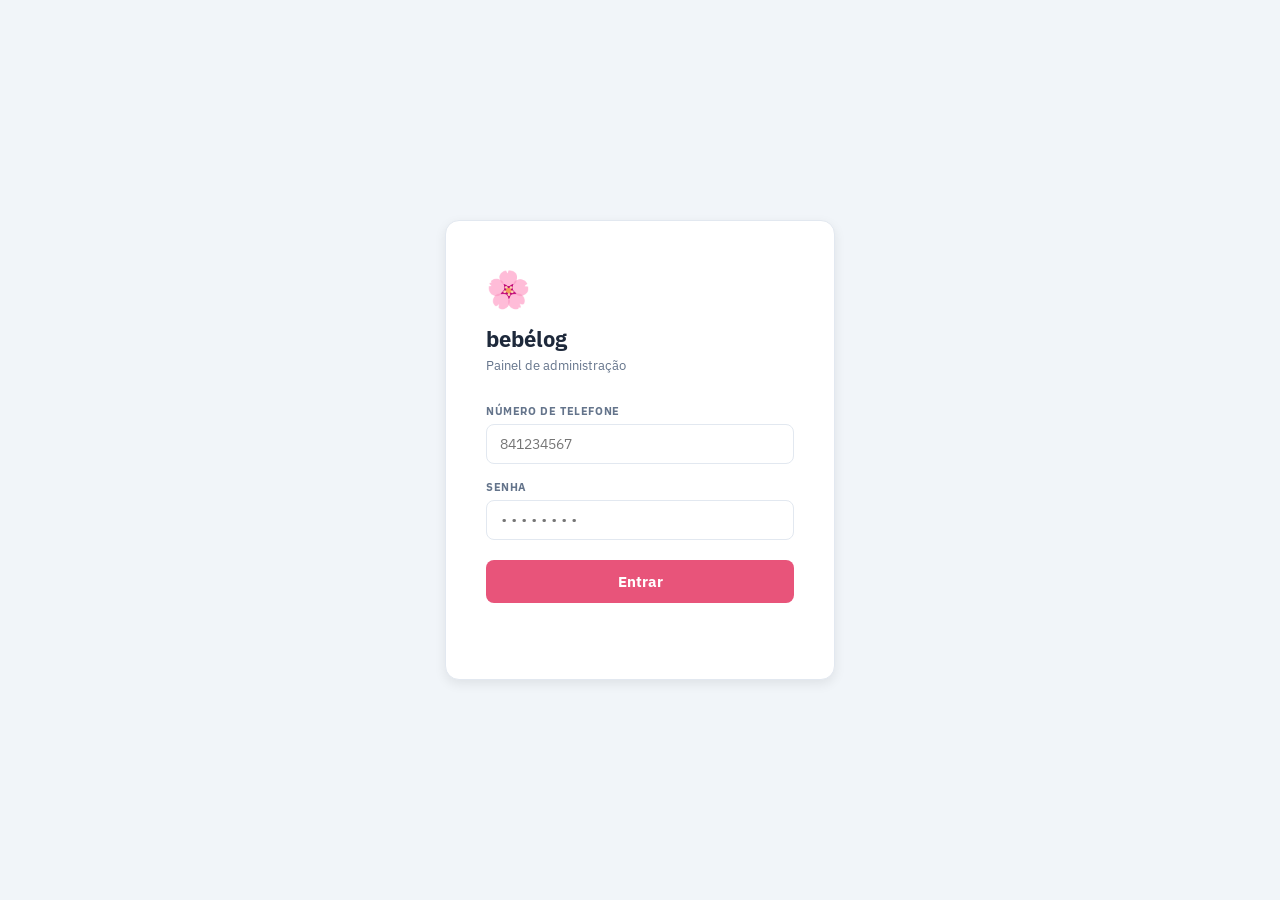
<file: admin/index.html>
<!DOCTYPE html>
<html lang="pt">
<head>
  <meta charset="UTF-8">
  <meta name="viewport" content="width=device-width, initial-scale=1.0">
  <title>bebélog — Administração</title>
  <link rel="icon" href="data:image/svg+xml,<svg xmlns='http://www.w3.org/2000/svg' viewBox='0 0 100 100'><text y='.9em' font-size='90'>🌸</text></svg>">
  <link rel="preconnect" href="https://fonts.googleapis.com">
  <link href="https://fonts.googleapis.com/css2?family=IBM+Plex+Sans:ital,wght@0,400;0,500;0,600;0,700;1,400&family=IBM+Plex+Mono:wght@400;500&display=swap" rel="stylesheet">
  <link rel="stylesheet" href="admin.css">
</head>
<body>

<!-- Login -->
<div id="login-page" class="login-page" style="display:none">
  <div class="login-box">
    <div class="login-rose">🌸</div>
    <div class="login-title">bebélog</div>
    <div class="login-sub">Painel de administração</div>
    <label class="f-label" for="adm-phone">Número de telefone</label>
    <input class="f-input" id="adm-phone" type="tel" placeholder="841234567" autocomplete="tel">
    <label class="f-label" for="adm-pass">Senha</label>
    <input class="f-input" id="adm-pass" type="password" placeholder="••••••••" autocomplete="current-password" onkeydown="if(event.key==='Enter')doLogin()">
    <button class="btn-login" onclick="doLogin()">Entrar</button>
    <div class="login-err" id="login-err"></div>
  </div>
</div>

<!-- Sidebar overlay (mobile) -->
<div class="sidebar-overlay" id="sidebar-overlay" onclick="closeSidebar()"></div>

<!-- App shell -->
<div class="shell" id="shell" style="display:none">

  <!-- Topbar -->
  <header class="topbar">
    <button class="hamburger" onclick="toggleSidebar()" aria-label="Menu">
      <svg width="20" height="20" viewBox="0 0 24 24" fill="none" stroke="currentColor" stroke-width="2.2" stroke-linecap="round">
        <line x1="3" y1="6" x2="21" y2="6"/><line x1="3" y1="12" x2="21" y2="12"/><line x1="3" y1="18" x2="21" y2="18"/>
      </svg>
    </button>
    <span class="topbar-brand">🌸 bebélog</span>
    <span class="topbar-tag">Admin</span>
    <div class="topbar-gap"></div>
    <div class="topbar-info">Admin: <span class="topbar-phone" id="hdr-phone"></span></div>
    <button class="topbar-logout" onclick="doLogout()">Sair</button>
  </header>

  <!-- Sidebar -->
  <nav class="sidebar" id="sidebar">
    <div class="nav-group">
      <div class="nav-group-label">Principal</div>
      <div class="nav-item active" data-page="dashboard" onclick="nav('dashboard')"><span class="nav-icon">📊</span>Dashboard</div>
      <div class="nav-item" data-page="users" onclick="nav('users')"><span class="nav-icon">👤</span>Utilizadores</div>
    </div>
    <div class="nav-group">
      <div class="nav-group-label">Notificações</div>
      <div class="nav-item" data-page="whatsapp" onclick="nav('whatsapp')"><span class="nav-icon">💬</span>WhatsApp</div>
      <div class="nav-item" data-page="templates" onclick="nav('templates')"><span class="nav-icon">📝</span>Templates</div>
    </div>
    <div class="nav-group">
      <div class="nav-group-label">Sistema</div>
      <div class="nav-item" data-page="settings" onclick="nav('settings')"><span class="nav-icon">⚙️</span>Definições</div>
    </div>
  </nav>

  <!-- Main content -->
  <main class="content">

    <!-- Dashboard -->
    <div class="page active" id="page-dashboard">
      <div class="page-title">Dashboard</div>
      <div class="page-sub">Visão geral da aplicação bebélog</div>
      <div class="stats-row">
        <div class="stat-card"><div class="stat-emoji">👤</div><div class="stat-label">Utilizadores</div><div class="stat-value" id="s-users">—</div></div>
        <div class="stat-card"><div class="stat-emoji">👶</div><div class="stat-label">Bebés registados</div><div class="stat-value" id="s-babies">—</div></div>
        <div class="stat-card"><div class="stat-emoji">🟢</div><div class="stat-label">Sessões activas</div><div class="stat-value" id="s-sessions">—</div></div>
        <div class="stat-card"><div class="stat-emoji">✨</div><div class="stat-label">Novos esta semana</div><div class="stat-value" id="s-week">—</div></div>
      </div>
      <div class="stats-row" style="margin-bottom:26px">
        <div class="stat-card"><div class="stat-emoji">📋</div><div class="stat-label">Total de registos</div><div class="stat-value" id="s-logs">—</div></div>
        <div class="stat-card"><div class="stat-emoji">🔥</div><div class="stat-label">Activas hoje</div><div class="stat-value" id="s-today">—</div></div>
        <div class="stat-card"><div class="stat-emoji">📸</div><div class="stat-label">Momentos de álbum</div><div class="stat-value" id="s-milestones">—</div></div>
        <div class="stat-card"><div class="stat-emoji">💊</div><div class="stat-label">Doses dadas</div><div class="stat-value" id="s-medlogs">—</div></div>
      </div>
      <div class="card" style="margin-bottom:26px">
        <div class="card-head"><div class="card-title">Registos por tipo</div></div>
        <div class="card-body" id="s-log-breakdown" style="display:grid;gap:10px"></div>
      </div>
      <div class="card">
        <div class="card-head"><div class="card-title">Utilizadores recentes</div></div>
        <div class="tbl-wrap">
          <table>
            <thead><tr><th>Bebé</th><th>Mamã</th><th>Telefone</th><th>Registos</th><th>Última activ.</th><th>Registo</th></tr></thead>
            <tbody id="recent-tbody"><tr><td colspan="6" style="text-align:center;padding:24px;color:var(--muted)">A carregar…</td></tr></tbody>
          </table>
        </div>
      </div>
    </div>

    <!-- Users -->
    <div class="page" id="page-users">
      <div class="page-title">Utilizadores</div>
      <div class="page-sub">Gerir contas, bebés e acessos</div>
      <div class="card">
        <div class="card-head">
          <div class="card-title">Todos os utilizadores</div>
          <input class="search-input" type="search" id="user-search" placeholder="Pesquisar…" oninput="filterUsers()">
        </div>
        <div class="tbl-wrap">
          <table>
            <thead><tr><th>Bebé</th><th>Mamã</th><th>Telefone</th><th>Papel</th><th>Registos</th><th>Última activ.</th><th>Membro desde</th><th>Acções</th></tr></thead>
            <tbody id="users-tbody"><tr><td colspan="8" style="text-align:center;padding:24px;color:var(--muted)">A carregar…</td></tr></tbody>
          </table>
        </div>
      </div>
    </div>

    <!-- WhatsApp -->
    <div class="page" id="page-whatsapp">
      <div class="page-title">WhatsApp / Evolution API</div>
      <div class="page-sub">Configuração da ligação e notificações globais</div>

      <div class="card">
        <div class="card-head"><div class="card-title">Ligação Evolution API</div></div>
        <div class="card-body">
          <div class="status-line" id="wa-status-line">
            <span class="dot dot-gray" id="wa-dot"></span>
            <span id="wa-status-text">Estado não verificado</span>
          </div>
          <div class="fg fg-3">
            <div class="fgroup">
              <label class="flabel">URL do servidor</label>
              <input class="finput" id="wa-url" type="url" placeholder="https://evo.exemplo.com">
            </div>
            <div class="fgroup">
              <label class="flabel">Nome da instância</label>
              <input class="finput" id="wa-instance" type="text" placeholder="bebe-instance">
            </div>
            <div class="fgroup">
              <label class="flabel">API Key</label>
              <input class="finput" id="wa-key" type="password" placeholder="••••••••••••">
            </div>
          </div>
          <div class="factions">
            <button class="btn btn-primary btn-lg" onclick="saveWa()">Guardar</button>
            <button class="btn btn-ghost btn-lg" onclick="testWa()">🔌 Testar ligação</button>
          </div>
          <div class="fb" id="wa-fb"></div>
        </div>
      </div>

      <div class="card">
        <div class="card-head"><div class="card-title">Notificações globais</div></div>
        <div class="card-body">
          <div class="toggle-row">
            <div class="toggle-info">
              <div class="toggle-label">Activar notificações WhatsApp</div>
              <div class="toggle-sub">Liga ou desliga todas as notificações globalmente</div>
            </div>
            <label class="toggle-sw"><input type="checkbox" id="wa-enabled" onchange="saveWaToggles()"><span class="toggle-track"></span></label>
          </div>
          <div class="toggle-row">
            <div class="toggle-info">
              <div class="toggle-label">🌸 Mensagem de boas-vindas</div>
              <div class="toggle-sub">Enviada automaticamente quando uma nova conta é criada</div>
            </div>
            <label class="toggle-sw"><input type="checkbox" id="wa-welcome" onchange="saveWaToggles()"><span class="toggle-track"></span></label>
          </div>
        </div>
      </div>

      <div class="card">
        <div class="card-head"><div class="card-title">📤 Enviar mensagem de teste</div></div>
        <div class="card-body">
          <div class="fg fg-2" style="max-width:600px">
            <div class="fgroup">
              <label class="flabel">Número de destino</label>
              <input class="finput" id="wa-test-phone" type="tel" placeholder="258841234567" style="font-family:'IBM Plex Mono',monospace">
            </div>
          </div>
          <div class="fgroup" style="max-width:600px;margin-top:16px">
            <label class="flabel">Mensagem</label>
            <textarea class="ftextarea" id="wa-test-msg" style="min-height:72px">🌸 Teste bebélog — se recebeu esta mensagem, o WhatsApp está configurado correctamente!</textarea>
          </div>
          <div class="factions">
            <button class="btn btn-primary btn-lg" onclick="sendWaTest()">📤 Enviar agora</button>
          </div>
          <div class="fb" id="wa-test-fb"></div>
        </div>
      </div>
    </div>

    <!-- Templates -->
    <div class="page" id="page-templates">
      <div class="page-title">Templates de notificação</div>
      <div class="page-sub">Personalize o texto das mensagens. Clique nas variáveis para as inserir no cursor.</div>
      <div id="tpl-container"><div style="text-align:center;padding:32px;color:var(--muted)">A carregar…</div></div>
    </div>

    <!-- Settings -->
    <div class="page" id="page-settings">
      <div class="page-title">Definições</div>
      <div class="page-sub">Configurações gerais do sistema</div>
      <div class="card">
        <div class="card-head"><div class="card-title">Conta de administrador</div></div>
        <div class="card-body">
          <div class="fg" style="max-width:340px">
            <div class="fgroup">
              <label class="flabel">Telefone admin</label>
              <input class="finput" id="s-admin-phone" type="tel" readonly style="background:#f8fafc;font-family:'IBM Plex Mono',monospace;cursor:default">
            </div>
          </div>
          <p class="fhint" style="margin-top:10px">Para alterar o número administrador, edite <code>api/config.php</code> no servidor.</p>
        </div>
      </div>
      <div class="card">
        <div class="card-head"><div class="card-title">Alterar senha</div></div>
        <div class="card-body">
          <div class="fg fg-2" style="max-width:480px">
            <div class="fgroup">
              <label class="flabel">Nova senha</label>
              <input class="finput" id="s-newpass" type="password" placeholder="Mínimo 6 caracteres">
            </div>
            <div class="fgroup">
              <label class="flabel">Confirmar senha</label>
              <input class="finput" id="s-confirm" type="password" placeholder="Repetir">
            </div>
          </div>
          <div class="factions">
            <button class="btn btn-primary" onclick="changePass()">Alterar senha</button>
          </div>
          <div class="fb" id="pass-fb"></div>
        </div>
      </div>
    </div>

  </main>
</div>

<!-- Modal: Reset password -->
<div class="modal-bg" id="modal-reset" style="display:none" onclick="if(event.target===this)closeModal('reset')">
  <div class="modal-box">
    <div class="modal-title">Redefinir senha</div>
    <div class="modal-sub" id="modal-reset-sub">—</div>
    <input type="hidden" id="modal-reset-id">
    <div class="fgroup">
      <label class="flabel">Nova senha</label>
      <input class="finput" id="modal-reset-pass" type="password" placeholder="Mínimo 6 caracteres">
    </div>
    <div class="fb" id="modal-reset-fb"></div>
    <div class="modal-actions">
      <button class="btn btn-ghost" onclick="closeModal('reset')">Cancelar</button>
      <button class="btn btn-primary" onclick="submitReset()">Guardar senha</button>
    </div>
  </div>
</div>

<!-- Modal: Delete user -->
<div class="modal-bg" id="modal-delete" style="display:none" onclick="if(event.target===this)closeModal('delete')">
  <div class="modal-box">
    <div class="modal-title">⚠️ Eliminar utilizador</div>
    <div class="modal-sub" id="modal-delete-sub">Esta acção é irreversível e apagará todos os dados do utilizador.</div>
    <input type="hidden" id="modal-delete-id">
    <div class="modal-actions">
      <button class="btn btn-ghost" onclick="closeModal('delete')">Cancelar</button>
      <button class="btn btn-danger btn-lg" onclick="submitDelete()">Eliminar definitivamente</button>
    </div>
  </div>
</div>

<script src="admin.js"></script>
</body>
</html>
</file>
<file: admin/admin.css>
*, *::before, *::after { box-sizing: border-box; margin: 0; padding: 0; }

:root {
  --accent:       #e8547a;
  --accent-light: #fde8ef;
  --sidebar:      #1a2234;
  --sidebar-text: rgba(255,255,255,.72);
  --topbar:       #ffffff;
  --bg:           #f1f5f9;
  --card:         #ffffff;
  --border:       #e2e8f0;
  --text:         #1e293b;
  --muted:        #64748b;
  --success:      #22c55e;
  --danger:       #ef4444;
  --radius:       8px;
  --shadow:       0 1px 3px rgba(0,0,0,.08), 0 1px 2px rgba(0,0,0,.05);
  --shadow-md:    0 4px 12px rgba(0,0,0,.08);
}

body { font-family: 'IBM Plex Sans', sans-serif; font-size: 14px; color: var(--text); background: var(--bg); height: 100vh; overflow: hidden; }

/* ── Login ───────────────────────────────────────────────────────────────── */
.login-page { position: fixed; inset: 0; background: var(--bg); display: flex; align-items: center; justify-content: center; z-index: 1000; }
.login-box { background: var(--card); border-radius: 14px; padding: 44px 40px; width: 100%; max-width: 390px; box-shadow: var(--shadow-md); border: 1px solid var(--border); }
.login-rose { font-size: 36px; margin-bottom: 12px; }
.login-title { font-size: 22px; font-weight: 700; margin-bottom: 4px; }
.login-sub { font-size: 13px; color: var(--muted); margin-bottom: 30px; }
.f-label { display: block; font-size: 11px; font-weight: 700; text-transform: uppercase; letter-spacing: .6px; color: var(--muted); margin-bottom: 6px; }
.f-input { display: block; width: 100%; padding: 10px 13px; border: 1.5px solid var(--border); border-radius: var(--radius); font-size: 14px; font-family: inherit; outline: none; color: var(--text); background: #fff; transition: border-color .15s; margin-bottom: 16px; }
.f-input:focus { border-color: var(--accent); }
.f-input[type="password"] { font-family: 'IBM Plex Mono', monospace; letter-spacing: 2px; }
.f-input[type="tel"] { font-family: 'IBM Plex Mono', monospace; }
.btn-login { width: 100%; padding: 12px; background: var(--accent); color: #fff; border: none; border-radius: var(--radius); font-size: 15px; font-weight: 700; font-family: inherit; cursor: pointer; transition: opacity .15s; margin-top: 4px; }
.btn-login:hover { opacity: .9; }
.login-err { font-size: 13px; color: var(--danger); font-weight: 600; margin-top: 12px; min-height: 20px; }

/* ── Shell ───────────────────────────────────────────────────────────────── */
.shell { display: grid; grid-template-columns: 248px 1fr; grid-template-rows: 56px 1fr; height: 100vh; }

/* ── Topbar ──────────────────────────────────────────────────────────────── */
.topbar { grid-column: 1 / -1; background: var(--topbar); border-bottom: 1px solid var(--border); display: flex; align-items: center; gap: 14px; padding: 0 24px; }
.topbar-brand { font-size: 17px; font-weight: 700; color: var(--accent); white-space: nowrap; }
.topbar-tag { font-size: 11px; font-weight: 700; text-transform: uppercase; letter-spacing: .8px; color: var(--muted); background: var(--bg); border: 1px solid var(--border); padding: 2px 8px; border-radius: 20px; }
.topbar-gap { flex: 1; }
.topbar-info { font-size: 13px; color: var(--muted); display: flex; align-items: center; gap: 6px; }
.topbar-phone { font-family: 'IBM Plex Mono', monospace; font-size: 12px; color: var(--text); font-weight: 500; }
.topbar-logout { padding: 6px 14px; border-radius: 6px; border: 1.5px solid var(--border); background: transparent; font-size: 13px; font-family: inherit; cursor: pointer; color: var(--muted); transition: all .15s; }
.topbar-logout:hover { border-color: var(--danger); color: var(--danger); }
.hamburger { display: none; background: none; border: none; cursor: pointer; padding: 6px; color: var(--muted); }

/* ── Sidebar ─────────────────────────────────────────────────────────────── */
.sidebar { grid-row: 2; background: var(--sidebar); overflow-y: auto; padding: 12px 0 24px; transition: transform .25s; }
.nav-group { padding: 0 10px; margin-bottom: 4px; }
.nav-group-label { font-size: 10px; font-weight: 700; text-transform: uppercase; letter-spacing: 1px; color: rgba(255,255,255,.28); padding: 14px 10px 6px; }
.nav-item { display: flex; align-items: center; gap: 11px; padding: 9px 12px; border-radius: 7px; cursor: pointer; color: var(--sidebar-text); font-size: 13.5px; font-weight: 500; transition: all .15s; user-select: none; }
.nav-item:hover { background: rgba(255,255,255,.07); color: #fff; }
.nav-item.active { background: rgba(232,84,122,.18); color: #f4b8ca; }
.nav-icon { font-size: 15px; width: 22px; text-align: center; flex-shrink: 0; }
.sidebar-overlay { display: none; position: fixed; inset: 0; top: 56px; background: rgba(0,0,0,.45); z-index: 140; }
.sidebar-overlay.open { display: block; }

/* ── Content ─────────────────────────────────────────────────────────────── */
.content { grid-row: 2; overflow-y: auto; padding: 32px 28px 48px; }
.page { display: none; }
.page.active { display: block; }
.page-title { font-size: 22px; font-weight: 700; margin-bottom: 4px; }
.page-sub { font-size: 13px; color: var(--muted); margin-bottom: 26px; }

/* ── Stats ───────────────────────────────────────────────────────────────── */
.stats-row { display: grid; grid-template-columns: repeat(4, 1fr); gap: 16px; margin-bottom: 26px; }
.stat-card { background: var(--card); border-radius: var(--radius); padding: 20px; box-shadow: var(--shadow); border: 1px solid var(--border); position: relative; overflow: hidden; }
.stat-emoji { position: absolute; right: 16px; top: 14px; font-size: 28px; opacity: .25; }
.stat-label { font-size: 11px; font-weight: 700; text-transform: uppercase; letter-spacing: .6px; color: var(--muted); margin-bottom: 10px; }
.stat-value { font-size: 34px; font-weight: 700; line-height: 1; color: var(--text); }
.stat-hint { font-size: 11px; color: var(--muted); margin-top: 5px; }

/* ── Card ────────────────────────────────────────────────────────────────── */
.card { background: var(--card); border-radius: var(--radius); box-shadow: var(--shadow); border: 1px solid var(--border); margin-bottom: 22px; overflow: hidden; }
.card-head { padding: 15px 20px; border-bottom: 1px solid var(--border); display: flex; align-items: center; justify-content: space-between; gap: 12px; flex-wrap: wrap; }
.card-title { font-size: 15px; font-weight: 600; }
.card-body { padding: 22px; }

/* ── Table ───────────────────────────────────────────────────────────────── */
.tbl-wrap { overflow-x: auto; }
table { width: 100%; border-collapse: collapse; }
th { text-align: left; font-size: 11px; font-weight: 700; text-transform: uppercase; letter-spacing: .5px; color: var(--muted); padding: 10px 16px; border-bottom: 2px solid var(--border); white-space: nowrap; }
td { padding: 12px 16px; border-bottom: 1px solid var(--border); vertical-align: middle; }
tr:last-child td { border-bottom: none; }
tbody tr:hover td { background: #f8fafc; }
.mono { font-family: 'IBM Plex Mono', monospace; font-size: 12.5px; }
.muted-cell { color: var(--muted); font-size: 13px; }
.badge { display: inline-flex; align-items: center; padding: 2px 9px; border-radius: 100px; font-size: 11px; font-weight: 700; }
.badge-admin { background: #fde8ef; color: var(--accent); }
.badge-user { background: #f1f5f9; color: var(--muted); }
.actions-cell { display: flex; gap: 6px; flex-wrap: wrap; }
.empty-row td { text-align: center; padding: 40px; color: var(--muted); font-size: 13px; }

/* ── Buttons ─────────────────────────────────────────────────────────────── */
.btn { display: inline-flex; align-items: center; gap: 5px; padding: 7px 14px; border-radius: 6px; border: 1.5px solid; font-size: 12.5px; font-weight: 600; font-family: inherit; cursor: pointer; transition: all .15s; white-space: nowrap; }
.btn-ghost { border-color: var(--border); color: var(--muted); background: transparent; }
.btn-ghost:hover { border-color: var(--accent); color: var(--accent); background: var(--accent-light); }
.btn-danger { border-color: #fecaca; color: var(--danger); background: transparent; }
.btn-danger:hover { background: #fef2f2; border-color: #fca5a5; }
.btn-primary { border-color: var(--accent); color: #fff; background: var(--accent); }
.btn-primary:hover { opacity: .88; }
.btn-sm { padding: 4px 10px; font-size: 12px; }
.btn-lg { padding: 10px 22px; font-size: 14px; }

/* ── Form grid ───────────────────────────────────────────────────────────── */
.fg { display: grid; gap: 18px; }
.fg-2 { grid-template-columns: 1fr 1fr; }
.fg-3 { grid-template-columns: 1fr 1fr 1fr; }
.fgroup { display: flex; flex-direction: column; gap: 6px; }
.flabel { font-size: 11px; font-weight: 700; text-transform: uppercase; letter-spacing: .6px; color: var(--muted); }
.finput { padding: 9px 13px; border: 1.5px solid var(--border); border-radius: var(--radius); font-size: 14px; font-family: inherit; outline: none; color: var(--text); background: #fff; transition: border-color .15s; }
.finput:focus { border-color: var(--accent); }
.finput[type="password"] { font-family: 'IBM Plex Mono', monospace; }
.fhint { font-size: 12px; color: var(--muted); }
.factions { display: flex; gap: 10px; align-items: center; padding-top: 6px; flex-wrap: wrap; }
.ftextarea { width: 100%; min-height: 110px; resize: vertical; padding: 10px 13px; border: 1.5px solid var(--border); border-radius: var(--radius); font-size: 13px; font-family: 'IBM Plex Mono', monospace; outline: none; transition: border-color .15s; line-height: 1.55; }
.ftextarea:focus { border-color: var(--accent); }

/* ── Toggle ──────────────────────────────────────────────────────────────── */
.toggle-row { display: flex; align-items: center; justify-content: space-between; padding: 13px 0; border-bottom: 1px solid var(--border); gap: 12px; }
.toggle-row:last-child { border-bottom: none; }
.toggle-info .toggle-label { font-size: 14px; font-weight: 600; }
.toggle-info .toggle-sub { font-size: 12px; color: var(--muted); margin-top: 2px; }
.toggle-sw { position: relative; width: 42px; height: 23px; flex-shrink: 0; }
.toggle-sw input { opacity: 0; width: 0; height: 0; position: absolute; }
.toggle-track { position: absolute; inset: 0; background: #cbd5e1; border-radius: 12px; cursor: pointer; transition: background .2s; }
.toggle-track::before { content: ''; position: absolute; width: 17px; height: 17px; background: #fff; border-radius: 50%; top: 3px; left: 3px; transition: transform .2s; box-shadow: 0 1px 3px rgba(0,0,0,.2); }
.toggle-sw input:checked + .toggle-track { background: var(--accent); }
.toggle-sw input:checked + .toggle-track::before { transform: translateX(19px); }

/* ── Status line ─────────────────────────────────────────────────────────── */
.status-line { display: flex; align-items: center; gap: 8px; padding: 9px 14px; border-radius: 7px; border: 1px solid var(--border); background: #f8fafc; font-size: 13px; font-weight: 600; margin-bottom: 20px; }
.dot { width: 8px; height: 8px; border-radius: 50%; flex-shrink: 0; }
.dot-green { background: var(--success); box-shadow: 0 0 0 3px rgba(34,197,94,.18); }
.dot-red   { background: var(--danger);  box-shadow: 0 0 0 3px rgba(239,68,68,.18); }
.dot-gray  { background: #94a3b8; }

/* ── Feedback ────────────────────────────────────────────────────────────── */
.fb { padding: 10px 14px; border-radius: var(--radius); font-size: 13px; font-weight: 500; margin-top: 14px; display: none; }
.fb.ok  { background: #dcfce7; color: #15803d; border: 1px solid #bbf7d0; }
.fb.err { background: #fef2f2; color: var(--danger); border: 1px solid #fecaca; }

/* ── Template vars ───────────────────────────────────────────────────────── */
.tpl-vars { display: flex; flex-wrap: wrap; gap: 6px; margin: 10px 0 0; }
.tpl-var { padding: 3px 9px; background: #f1f5f9; border: 1px solid var(--border); border-radius: 5px; font-size: 12px; font-family: 'IBM Plex Mono', monospace; cursor: pointer; color: var(--muted); transition: all .15s; }
.tpl-var:hover { background: var(--accent-light); border-color: var(--accent); color: var(--accent); }
.tpl-preview { background: #f8fafc; border: 1px solid var(--border); border-left: 3px solid var(--accent); border-radius: 7px; padding: 12px 14px; font-size: 13px; line-height: 1.65; white-space: pre-wrap; min-height: 56px; margin-top: 10px; color: var(--text); }

/* ── Template test-send row ──────────────────────────────────────────────── */
.tpl-test-row { display: none; align-items: center; gap: 10px; margin-top: 12px; flex-wrap: wrap; padding: 12px 14px; background: #f8fafc; border: 1px dashed var(--border); border-radius: var(--radius); }
.tpl-test-row.open { display: flex; }

/* ── Modal ───────────────────────────────────────────────────────────────── */
.modal-bg { position: fixed; inset: 0; background: rgba(0,0,0,.38); z-index: 500; display: flex; align-items: center; justify-content: center; padding: 20px; backdrop-filter: blur(2px); }
.modal-box { background: var(--card); border-radius: 14px; padding: 30px; width: 100%; max-width: 440px; box-shadow: 0 20px 60px rgba(0,0,0,.14); }
.modal-title { font-size: 17px; font-weight: 700; margin-bottom: 6px; }
.modal-sub { font-size: 13px; color: var(--muted); margin-bottom: 22px; }
.modal-actions { display: flex; gap: 10px; justify-content: flex-end; margin-top: 22px; flex-wrap: wrap; }

/* ── Search ──────────────────────────────────────────────────────────────── */
.search-input { padding: 7px 12px; border: 1.5px solid var(--border); border-radius: 6px; font-size: 13px; font-family: inherit; outline: none; width: 240px; transition: border-color .15s; }
.search-input:focus { border-color: var(--accent); }

/* ── Responsive ──────────────────────────────────────────────────────────── */
@media (max-width: 900px) {
  .stats-row { grid-template-columns: 1fr 1fr; }
  .fg-3 { grid-template-columns: 1fr 1fr; }
}
@media (max-width: 720px) {
  body { overflow: auto; }
  .shell { display: block; height: auto; }
  .topbar { position: sticky; top: 0; z-index: 200; }
  .hamburger { display: block; }
  .sidebar { position: fixed; top: 56px; left: 0; bottom: 0; z-index: 150; width: 248px; transform: translateX(-100%); box-shadow: 4px 0 24px rgba(0,0,0,.15); }
  .sidebar.open { transform: translateX(0); }
  .content { padding: 18px 16px 40px; min-height: calc(100vh - 56px); }
  .stats-row { grid-template-columns: 1fr 1fr; }
  .fg-2, .fg-3 { grid-template-columns: 1fr; }
  .search-input { width: 100%; }
}
@media (max-width: 480px) {
  .login-box { padding: 32px 24px; }
  .stats-row { grid-template-columns: 1fr; }
}
</file>
